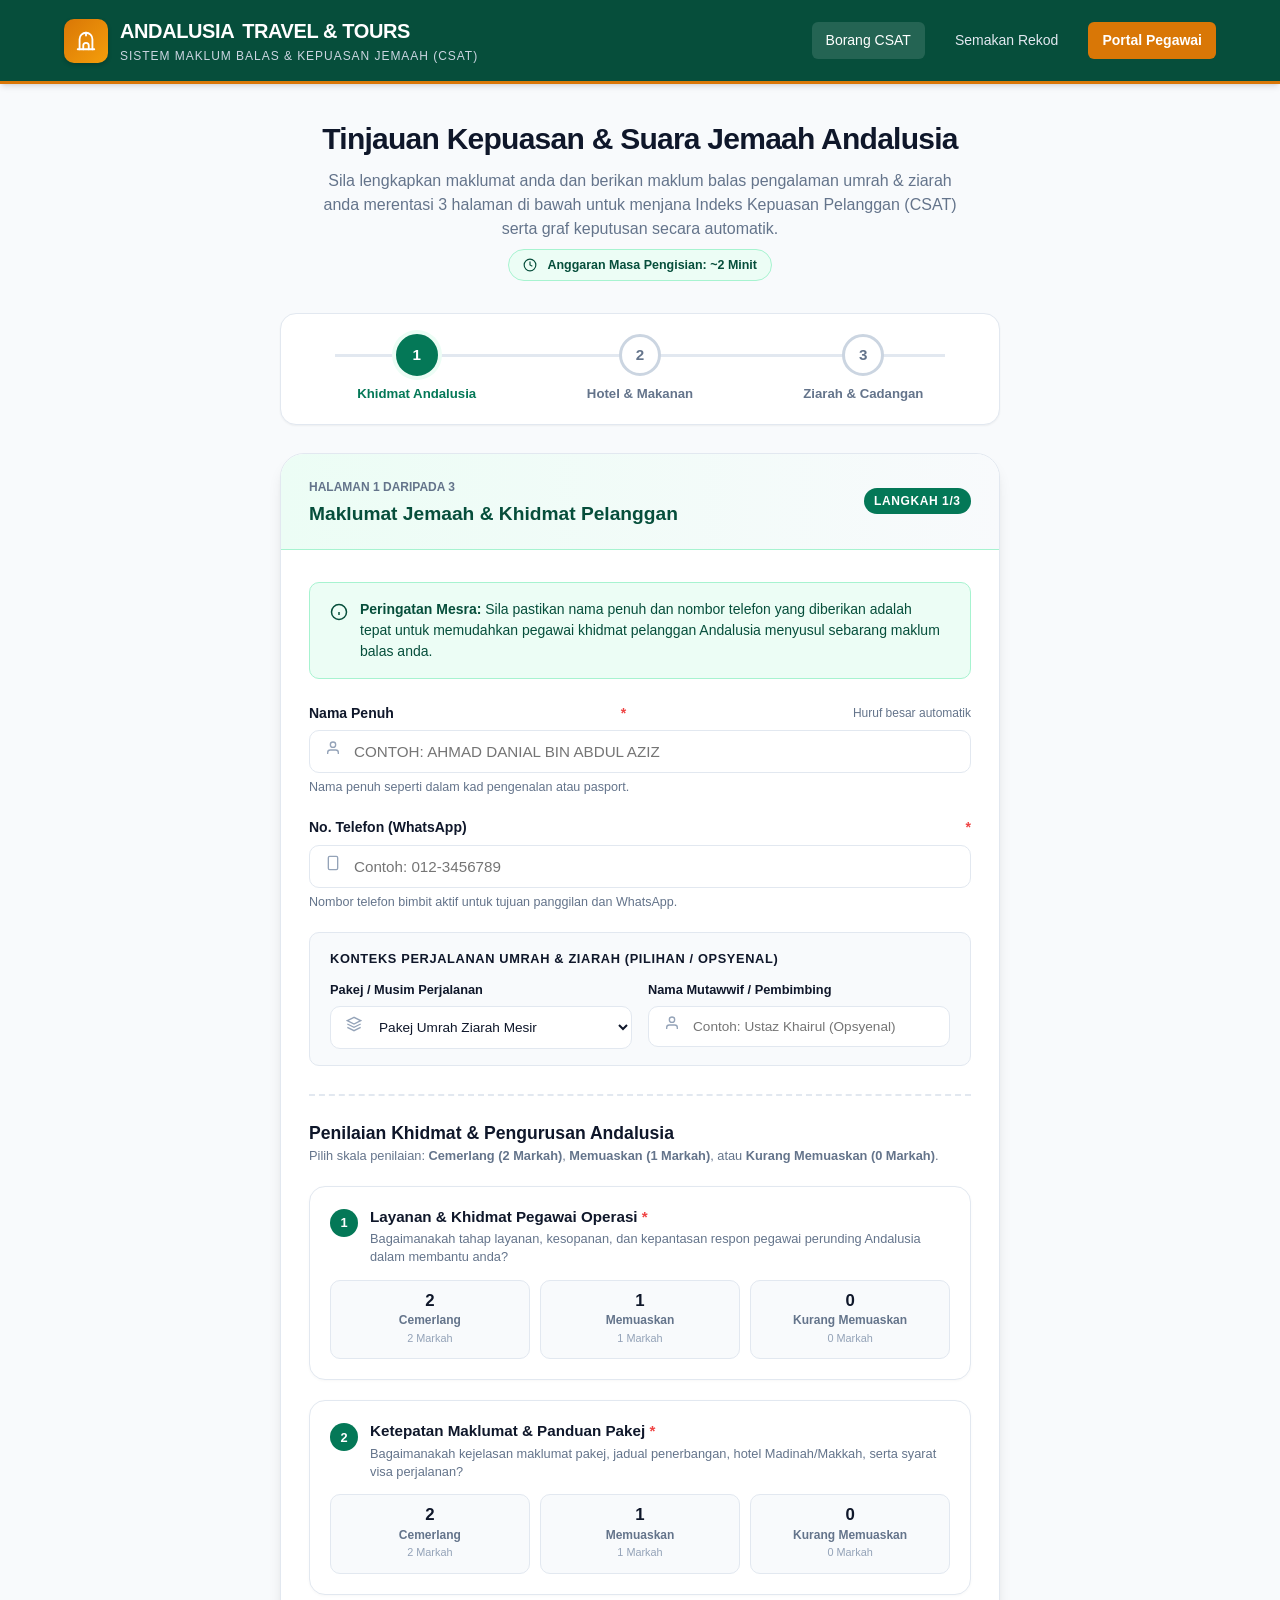
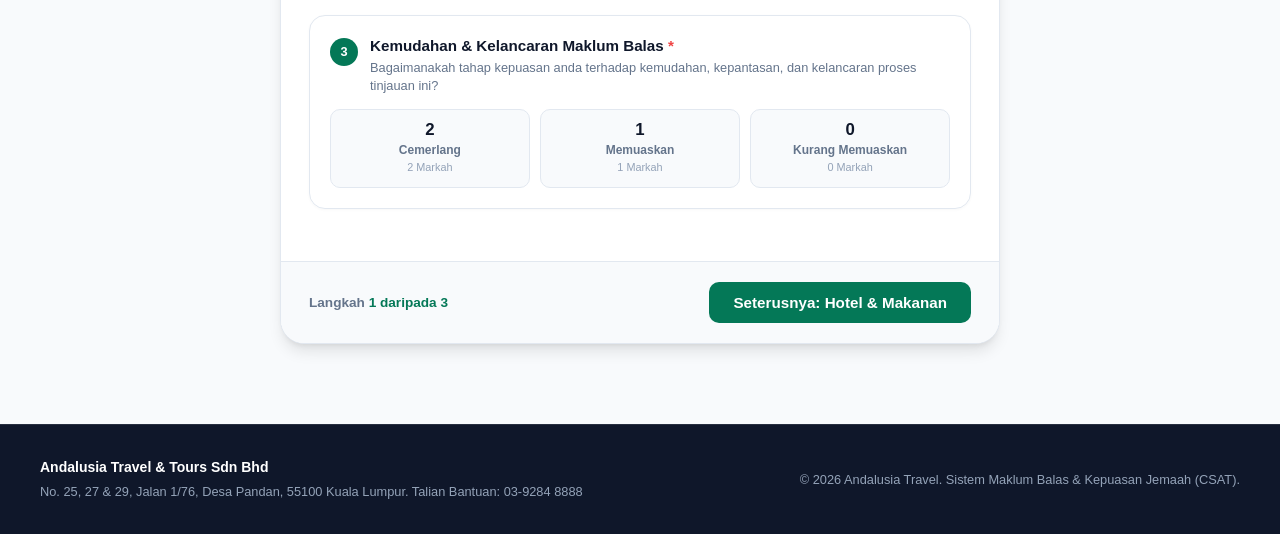
<file: docs/index.html>
<!DOCTYPE html>
<html lang="ms">
<head>
  <meta charset="UTF-8">
  <meta name="viewport" content="width=device-width, initial-scale=1.0">
  <title>Borang Soal Selidik Kepuasan Jemaah (CSAT) | Andalusia Travel & Tours</title>
  <link rel="stylesheet" href="styles.css">
</head>
<body>

  <!-- Header & Navigasi -->
  <header class="site-header">
    <div class="header-container">
      <a href="index.html" class="brand">
        <div class="brand-logo-icon">
          <svg width="22" height="22" viewBox="0 0 24 24" fill="none" stroke="currentColor" stroke-width="2" stroke-linecap="round" stroke-linejoin="round"><path d="M3 21h18"/><path d="M5 21V10a7 7 0 0 1 14 0v11"/><path d="M9 21v-4a3 3 0 0 1 6 0v4"/><path d="M12 3v3"/></svg>
        </div>
        <div class="brand-text">
          <h1 style="text-wrap:balance;">ANDALUSIA <span>TRAVEL & TOURS</span></h1>
          <p>Sistem Maklum Balas & Kepuasan Jemaah (CSAT)</p>
        </div>
      </a>
      <nav class="header-nav">
        <a href="index.html" class="nav-link active">Borang CSAT</a>
        <a href="status.html" class="nav-link">Semakan Rekod</a>
        <a href="admin_review.html" class="nav-link btn-gold">Portal Pegawai</a>
      </nav>
    </div>
  </header>

  <!-- Kandungan Utama -->
  <main class="main-wrapper">
    
    <div class="page-intro">
      <h2>Tinjauan Kepuasan & Suara Jemaah Andalusia</h2>
      <p>Sila lengkapkan maklumat anda dan berikan maklum balas pengalaman umrah & ziarah anda merentasi 3 halaman di bawah untuk menjana Indeks Kepuasan Pelanggan (CSAT) serta graf keputusan secara automatik.</p>
      <div class="time-estimate-badge">
        <svg width="14" height="14" viewBox="0 0 24 24" fill="none" stroke="currentColor" stroke-width="2" style="display:inline-block; vertical-align:middle; margin-right:4px;"><circle cx="12" cy="12" r="10"/><polyline points="12 6 12 12 16 14"/></svg>
        <span>Anggaran Masa Pengisian: ~2 Minit</span>
      </div>
    </div>

    <!-- Stepper Navigasi Langkah (1 ➔ 2 ➔ 3) -->
    <div class="stepper-container" style="max-width: 720px; margin: 0 auto 1.75rem auto;">
      <ul class="stepper-list">
        <li class="step-item active" id="stepperStep1">
          <div class="step-circle" id="circleStep1">1</div>
          <span class="step-label" id="labelStep1">Khidmat Andalusia</span>
        </li>
        <li class="step-item" id="stepperStep2">
          <div class="step-circle" id="circleStep2">2</div>
          <span class="step-label" id="labelStep2">Hotel & Makanan</span>
        </li>
        <li class="step-item" id="stepperStep3">
          <div class="step-circle" id="circleStep3">3</div>
          <span class="step-label" id="labelStep3">Ziarah & Cadangan</span>
        </li>
      </ul>
      <div class="stepper-progress-bar" id="stepperProgressBar" style="width: 0%;"></div>
    </div>

    <!-- Form Card Container -->
    <div class="form-card" style="max-width: 720px; margin: 0 auto;">
      
      <form id="validationForm" novalidate>
        
        <!-- ===================================================================
             HALAMAN 1: MAKLUMAT ASAS & KHIDMAT ANDALUSIA (PAGE 1)
             =================================================================== -->
        <div class="step-page active" id="stepPage1">
          <div class="card-header-bar">
            <div>
              <span style="font-size:0.75rem; color:var(--text-muted); text-transform:uppercase; font-weight:700;">Halaman 1 daripada 3</span>
              <h3 style="margin-top:2px;">Maklumat Jemaah & Khidmat Pelanggan</h3>
            </div>
            <span class="step-badge" style="background:var(--primary);">Langkah 1/3</span>
          </div>

          <div class="form-body">
            <!-- Alert Peringatan Mesra Jemaah -->
            <div class="alert-box alert-info">
              <span class="alert-icon">
                <svg width="18" height="18" viewBox="0 0 24 24" fill="none" stroke="currentColor" stroke-width="2"><circle cx="12" cy="12" r="10"/><line x1="12" y1="16" x2="12" y2="12"/><line x1="12" y1="8" x2="12.01" y2="8"/></svg>
              </span>
              <div>
                <strong>Peringatan Mesra:</strong> Sila pastikan nama penuh dan nombor telefon yang diberikan adalah tepat untuk memudahkan pegawai khidmat pelanggan Andalusia menyusul sebarang maklum balas anda.
              </div>
            </div>

            <!-- BAHAGIAN 1: MAKLUMAT ASAS JEMAAH -->
            <div class="form-grid" style="grid-template-columns: 1fr; gap: 1.25rem; margin-top: 1rem;">
              
              <!-- Nama Penuh -->
              <div class="form-group">
                <label for="fullName">
                  Nama Penuh <span style="color:var(--danger)">*</span>
                  <span class="label-hint">Huruf besar automatik</span>
                </label>
                <div class="input-container">
                  <span class="input-icon"><svg width="16" height="16" viewBox="0 0 24 24" fill="none" stroke="currentColor" stroke-width="2"><path d="M20 21v-2a4 4 0 0 0-4-4H8a4 4 0 0 0-4 4v2"/><circle cx="12" cy="7" r="4"/></svg></span>
                  <input 
                    type="text" 
                    id="fullName" 
                    name="fullName"
                    class="form-control" 
                    placeholder="CONTOH: AHMAD DANIAL BIN ABDUL AZIZ" 
                    required 
                    style="text-transform:uppercase;"
                    autocomplete="name"
                  >
                </div>
                <span class="help-text">Nama penuh seperti dalam kad pengenalan atau pasport.</span>
                <span class="error-text" id="nameError">Sila masukkan nama penuh anda (sekurang-kurangnya 3 huruf).</span>
              </div>

              <!-- No Telefon WhatsApp -->
              <div class="form-group">
                <label for="phoneNumber">
                  No. Telefon (WhatsApp) <span style="color:var(--danger)">*</span>
                </label>
                <div class="input-container">
                  <span class="input-icon"><svg width="16" height="16" viewBox="0 0 24 24" fill="none" stroke="currentColor" stroke-width="2"><rect x="5" y="2" width="14" height="20" rx="2" ry="2"/><line x1="12" y1="18" x2="12.01" y2="18"/></svg></span>
                  <input 
                    type="tel" 
                    id="phoneNumber" 
                    name="phoneNumber"
                    class="form-control" 
                    placeholder="Contoh: 012-3456789" 
                    required
                    autocomplete="tel"
                  >
                </div>
                <span class="help-text">Nombor telefon bimbit aktif untuk tujuan panggilan dan WhatsApp.</span>
                <span class="error-text" id="phoneError">Sila masukkan nombor telefon yang sah (contoh: 012-3456789).</span>
              </div>

            </div>

            <!-- KONTEKS PERJALANAN JEMAAH (OPSYENAL) -->
            <div class="trip-context-box">
              <div class="trip-context-title">
                Konteks Perjalanan Umrah & Ziarah (Pilihan / Opsyenal)
              </div>
              <div class="form-grid" style="grid-template-columns: 1fr 1fr; gap: 1rem;">
                <div class="form-group" style="margin-bottom:0;">
                  <label for="packageType" style="font-size:0.8rem;">Pakej / Musim Perjalanan</label>
                  <div class="input-container">
                    <span class="input-icon"><svg width="16" height="16" viewBox="0 0 24 24" fill="none" stroke="currentColor" stroke-width="2"><path d="M12 2L2 7l10 5 10-5-10-5z"/><path d="M2 17l10 5 10-5"/><path d="M2 12l10 5 10-5"/></svg></span>
                    <select id="packageType" name="packageType" class="form-control" style="font-size:0.85rem;">
                      <option value="Pakej Umrah Ziarah Mesir">Pakej Umrah Ziarah Mesir</option>
                      <option value="Pakej Umrah Cuti Sekolah">Pakej Umrah Cuti Sekolah</option>
                      <option value="Pakej Umrah Ramadhan">Pakej Umrah Ramadhan</option>
                      <option value="Pakej Ziarah Klasik">Pakej Ziarah Klasik</option>
                      <option value="Pakej Umrah VVIP">Pakej Umrah VVIP</option>
                      <option value="Lain-lain Pakej">Lain-lain Pakej Andalusia</option>
                    </select>
                  </div>
                </div>
                <div class="form-group" style="margin-bottom:0;">
                  <label for="mutawwifName" style="font-size:0.8rem;">Nama Mutawwif / Pembimbing</label>
                  <div class="input-container">
                    <span class="input-icon"><svg width="16" height="16" viewBox="0 0 24 24" fill="none" stroke="currentColor" stroke-width="2"><path d="M20 21v-2a4 4 0 0 0-4-4H8a4 4 0 0 0-4 4v2"/><circle cx="12" cy="7" r="4"/></svg></span>
                    <input type="text" id="mutawwifName" name="mutawwifName" class="form-control" placeholder="Contoh: Ustaz Khairul (Opsyenal)" style="font-size:0.85rem;">
                  </div>
                </div>
              </div>
            </div>

            <!-- SOALAN VALIDASI KHIDMAT AM ANDALUSIA (3 KATEGORI) -->
            <div class="validation-questions-section" style="margin-top: 1.75rem;">
              <div class="section-headline">
                
                <div>
                  <h3>Penilaian Khidmat & Pengurusan Andalusia</h3>
                  <p style="font-size:0.8rem; color:var(--text-muted); margin:0;">
                    Pilih skala penilaian: <strong>Cemerlang (2 Markah)</strong>, <strong>Memuaskan (1 Markah)</strong>, atau <strong>Kurang Memuaskan (0 Markah)</strong>.
                  </p>
                </div>
              </div>

              <!-- KATEGORI 1: Layanan & Khidmat Pegawai -->
              <div class="question-category-card" id="cardCat1">
                <div class="cat-header">
                  <div class="cat-num-badge">1</div>
                  <div class="cat-title-text">
                    <div class="cat-title">Layanan & Khidmat Pegawai Operasi <span style="color:var(--danger)">*</span></div>
                    <div class="cat-desc">Bagaimanakah tahap layanan, kesopanan, dan kepantasan respon pegawai perunding Andalusia dalam membantu anda?</div>
                  </div>
                </div>

                <div class="score-options-grid">
                  <label class="score-option-label">
                    <input type="radio" name="cat1" value="2" class="score-radio-input" required>
                    <div class="score-btn-tile">
                      <div class="score-num-pill">2</div>
                      <div class="score-text-label">Cemerlang</div>
                      <div class="score-pts-tag">2 Markah</div>
                    </div>
                  </label>
                  <label class="score-option-label">
                    <input type="radio" name="cat1" value="1" class="score-radio-input">
                    <div class="score-btn-tile">
                      <div class="score-num-pill">1</div>
                      <div class="score-text-label">Memuaskan</div>
                      <div class="score-pts-tag">1 Markah</div>
                    </div>
                  </label>
                  <label class="score-option-label">
                    <input type="radio" name="cat1" value="0" class="score-radio-input">
                    <div class="score-btn-tile">
                      <div class="score-num-pill">0</div>
                      <div class="score-text-label">Kurang Memuaskan</div>
                      <div class="score-pts-tag">0 Markah</div>
                    </div>
                  </label>
                </div>
                <span class="error-text" id="cat1Error" style="margin-top:0.4rem;">Sila pilih salah satu markah bagi Kategori 1.</span>
              </div>

              <!-- KATEGORI 2: Ketepatan Maklumat & Panduan Pakej -->
              <div class="question-category-card" id="cardCat2">
                <div class="cat-header">
                  <div class="cat-num-badge">2</div>
                  <div class="cat-title-text">
                    <div class="cat-title">Ketepatan Maklumat & Panduan Pakej <span style="color:var(--danger)">*</span></div>
                    <div class="cat-desc">Bagaimanakah kejelasan maklumat pakej, jadual penerbangan, hotel Madinah/Makkah, serta syarat visa perjalanan?</div>
                  </div>
                </div>

                <div class="score-options-grid">
                  <label class="score-option-label">
                    <input type="radio" name="cat2" value="2" class="score-radio-input" required>
                    <div class="score-btn-tile">
                      <div class="score-num-pill">2</div>
                      <div class="score-text-label">Cemerlang</div>
                      <div class="score-pts-tag">2 Markah</div>
                    </div>
                  </label>
                  <label class="score-option-label">
                    <input type="radio" name="cat2" value="1" class="score-radio-input">
                    <div class="score-btn-tile">
                      <div class="score-num-pill">1</div>
                      <div class="score-text-label">Memuaskan</div>
                      <div class="score-pts-tag">1 Markah</div>
                    </div>
                  </label>
                  <label class="score-option-label">
                    <input type="radio" name="cat2" value="0" class="score-radio-input">
                    <div class="score-btn-tile">
                      <div class="score-num-pill">0</div>
                      <div class="score-text-label">Kurang Memuaskan</div>
                      <div class="score-pts-tag">0 Markah</div>
                    </div>
                  </label>
                </div>
                <span class="error-text" id="cat2Error" style="margin-top:0.4rem;">Sila pilih salah satu markah bagi Kategori 2.</span>
              </div>

              <!-- KATEGORI 3: Kemudahan & Kelancaran Pendaftaran -->
              <div class="question-category-card" id="cardCat3">
                <div class="cat-header">
                  <div class="cat-num-badge">3</div>
                  <div class="cat-title-text">
                    <div class="cat-title">Kemudahan & Kelancaran Maklum Balas <span style="color:var(--danger)">*</span></div>
                    <div class="cat-desc">Bagaimanakah tahap kepuasan anda terhadap kemudahan, kepantasan, dan kelancaran proses tinjauan ini?</div>
                  </div>
                </div>

                <div class="score-options-grid">
                  <label class="score-option-label">
                    <input type="radio" name="cat3" value="2" class="score-radio-input" required>
                    <div class="score-btn-tile">
                      <div class="score-num-pill">2</div>
                      <div class="score-text-label">Cemerlang</div>
                      <div class="score-pts-tag">2 Markah</div>
                    </div>
                  </label>
                  <label class="score-option-label">
                    <input type="radio" name="cat3" value="1" class="score-radio-input">
                    <div class="score-btn-tile">
                      <div class="score-num-pill">1</div>
                      <div class="score-text-label">Memuaskan</div>
                      <div class="score-pts-tag">1 Markah</div>
                    </div>
                  </label>
                  <label class="score-option-label">
                    <input type="radio" name="cat3" value="0" class="score-radio-input">
                    <div class="score-btn-tile">
                      <div class="score-num-pill">0</div>
                      <div class="score-text-label">Kurang Memuaskan</div>
                      <div class="score-pts-tag">0 Markah</div>
                    </div>
                  </label>
                </div>
                <span class="error-text" id="cat3Error" style="margin-top:0.4rem;">Sila pilih salah satu markah bagi Kategori 3.</span>
              </div>

            </div>
          </div>

          <!-- FOOTER BAR PAGE 1 -->
          <div class="step-nav-bar">
            <span class="step-indicator-tag">Langkah <strong>1 daripada 3</strong></span>
            <button type="button" class="btn btn-primary" id="btnNextStep1" style="font-weight:700; padding:0.75rem 1.5rem;">
              Seterusnya: Hotel & Makanan
            </button>
          </div>
        </div>


        <!-- ===================================================================
             HALAMAN 2: HOTEL & MAKANAN DI EGYPT, MADINAH & MEKAH (PAGE 2)
             =================================================================== -->
        <div class="step-page" id="stepPage2">
          <div class="card-header-bar">
            <div>
              <span style="font-size:0.75rem; color:var(--text-muted); text-transform:uppercase; font-weight:700;">Halaman 2 daripada 3</span>
              <h3 style="margin-top:2px;">Respon Hotel & Makanan (Egypt, Madinah & Mekah)</h3>
            </div>
            <span class="step-badge" style="background:var(--primary);">Langkah 2/3</span>
          </div>

          <div class="form-body">
            <div class="alert-box alert-info">
              <span class="alert-icon">
                <svg width="18" height="18" viewBox="0 0 24 24" fill="none" stroke="currentColor" stroke-width="2"><path d="M3 21h18"/><path d="M5 21V5a2 2 0 0 1 2-2h10a2 2 0 0 1 2 2v16"/><path d="M9 9h1"/><path d="M9 13h1"/><path d="M9 17h1"/><path d="M14 9h1"/><path d="M14 13h1"/><path d="M14 17h1"/></svg>
              </span>
              <div>
                <strong>Penilaian Penginapan & Sajian:</strong> Sila berikan respon anda bagi <strong>Bilik Hotel</strong>, <strong>Perkhidmatan Hotel</strong>, dan <strong>Makanan</strong> bagi setiap lokasi lawatan anda.
              </div>
            </div>

            <!-- DESTINASI 1: 🇪🇬 EGYPT (MESIR) -->
            <div class="dest-card-group" id="cardGroupEgypt">
              <div class="dest-card-header">
                <div class="dest-card-header-left">
                  <span class="dest-code-tag">EG</span>
                  <div>
                    <div class="dest-card-title">Egypt (Mesir) - Kaherah / Alexandria</div>
                    <div class="dest-card-subtitle">Penginapan & Sajian Makanan Semasa Lawatan Ziarah Mesir</div>
                  </div>
                </div>
                <span class="dest-badge dest-badge-egypt">Destinasi 1: Egypt</span>
              </div>

              <div class="dest-aspects-body">
                <!-- 1. Bilik Hotel di Egypt -->
                <div class="dest-aspect-item" id="aspect_hotel_room_egypt">
                  <div class="dest-aspect-title">
                    <span class="aspect-tag">Bilik</span>
                    <span>1. Respon kepada Bilik Hotel di Egypt <span style="color:var(--danger)">*</span></span>
                  </div>
                  <div class="score-options-grid">
                    <label class="score-option-label">
                      <input type="radio" name="hotel_room_egypt" value="2" class="score-radio-input" required>
                      <div class="score-btn-tile">
                        <div class="score-num-pill">2</div>
                        <div class="score-text-label">Terbaik</div>
                      </div>
                    </label>
                    <label class="score-option-label">
                      <input type="radio" name="hotel_room_egypt" value="1" class="score-radio-input">
                      <div class="score-btn-tile">
                        <div class="score-num-pill">1</div>
                        <div class="score-text-label">Memuaskan</div>
                      </div>
                    </label>
                    <label class="score-option-label">
                      <input type="radio" name="hotel_room_egypt" value="0" class="score-radio-input">
                      <div class="score-btn-tile">
                        <div class="score-num-pill">0</div>
                        <div class="score-text-label">Tidak Puas Hati</div>
                      </div>
                    </label>
                  </div>
                  <span class="error-text" id="err_hotel_room_egypt">Sila pilih penilaian bagi bilik hotel di Egypt.</span>
                </div>

                <!-- 2. Perkhidmatan Hotel di Egypt -->
                <div class="dest-aspect-item" id="aspect_hotel_service_egypt">
                  <div class="dest-aspect-title">
                    <span class="aspect-tag">Khidmat</span>
                    <span>2. Respon kepada Perkhidmatan Hotel di Egypt <span style="color:var(--danger)">*</span></span>
                  </div>
                  <div class="score-options-grid">
                    <label class="score-option-label">
                      <input type="radio" name="hotel_service_egypt" value="2" class="score-radio-input" required>
                      <div class="score-btn-tile">
                        <div class="score-num-pill">2</div>
                        <div class="score-text-label">Terbaik</div>
                      </div>
                    </label>
                    <label class="score-option-label">
                      <input type="radio" name="hotel_service_egypt" value="1" class="score-radio-input">
                      <div class="score-btn-tile">
                        <div class="score-num-pill">1</div>
                        <div class="score-text-label">Memuaskan</div>
                      </div>
                    </label>
                    <label class="score-option-label">
                      <input type="radio" name="hotel_service_egypt" value="0" class="score-radio-input">
                      <div class="score-btn-tile">
                        <div class="score-num-pill">0</div>
                        <div class="score-text-label">Tidak Puas Hati</div>
                      </div>
                    </label>
                  </div>
                  <span class="error-text" id="err_hotel_service_egypt">Sila pilih penilaian bagi perkhidmatan hotel di Egypt.</span>
                </div>

                <!-- 3. Makanan di Egypt -->
                <div class="dest-aspect-item" id="aspect_food_egypt">
                  <div class="dest-aspect-title">
                    <span class="aspect-tag">Makanan</span>
                    <span>3. Respon kepada Makanan di Egypt <span style="color:var(--danger)">*</span></span>
                  </div>
                  <div class="score-options-grid">
                    <label class="score-option-label">
                      <input type="radio" name="food_egypt" value="2" class="score-radio-input" required>
                      <div class="score-btn-tile">
                        <div class="score-num-pill">2</div>
                        <div class="score-text-label">Terbaik</div>
                      </div>
                    </label>
                    <label class="score-option-label">
                      <input type="radio" name="food_egypt" value="1" class="score-radio-input">
                      <div class="score-btn-tile">
                        <div class="score-num-pill">1</div>
                        <div class="score-text-label">Memuaskan</div>
                      </div>
                    </label>
                    <label class="score-option-label">
                      <input type="radio" name="food_egypt" value="0" class="score-radio-input">
                      <div class="score-btn-tile">
                        <div class="score-num-pill">0</div>
                        <div class="score-text-label">Tidak Puas Hati</div>
                      </div>
                    </label>
                  </div>
                  <span class="error-text" id="err_food_egypt">Sila pilih penilaian bagi makanan di Egypt.</span>
                </div>
              </div>
            </div>

            <!-- DESTINASI 2: 🇸🇦 MADINAH -->
            <div class="dest-card-group" id="cardGroupMadinah">
              <div class="dest-card-header">
                <div class="dest-card-header-left">
                  <span class="dest-code-tag">SA</span>
                  <div>
                    <div class="dest-card-title">Madinah Al-Munawwarah</div>
                    <div class="dest-card-subtitle">Penginapan & Sajian Berhampiran Masjid Nabawi</div>
                  </div>
                </div>
                <span class="dest-badge dest-badge-madinah">Destinasi 2: Madinah</span>
              </div>

              <div class="dest-aspects-body">
                <!-- 1. Bilik Hotel di Madinah -->
                <div class="dest-aspect-item" id="aspect_hotel_room_madinah">
                  <div class="dest-aspect-title">
                    <span class="aspect-tag">Bilik</span>
                    <span>1. Respon kepada Bilik Hotel di Madinah <span style="color:var(--danger)">*</span></span>
                  </div>
                  <div class="score-options-grid">
                    <label class="score-option-label">
                      <input type="radio" name="hotel_room_madinah" value="2" class="score-radio-input" required>
                      <div class="score-btn-tile">
                        <div class="score-num-pill">2</div>
                        <div class="score-text-label">Terbaik</div>
                      </div>
                    </label>
                    <label class="score-option-label">
                      <input type="radio" name="hotel_room_madinah" value="1" class="score-radio-input">
                      <div class="score-btn-tile">
                        <div class="score-num-pill">1</div>
                        <div class="score-text-label">Memuaskan</div>
                      </div>
                    </label>
                    <label class="score-option-label">
                      <input type="radio" name="hotel_room_madinah" value="0" class="score-radio-input">
                      <div class="score-btn-tile">
                        <div class="score-num-pill">0</div>
                        <div class="score-text-label">Tidak Puas Hati</div>
                      </div>
                    </label>
                  </div>
                  <span class="error-text" id="err_hotel_room_madinah">Sila pilih penilaian bagi bilik hotel di Madinah.</span>
                </div>

                <!-- 2. Perkhidmatan Hotel di Madinah -->
                <div class="dest-aspect-item" id="aspect_hotel_service_madinah">
                  <div class="dest-aspect-title">
                    <span class="aspect-tag">Khidmat</span>
                    <span>2. Respon kepada Perkhidmatan Hotel di Madinah <span style="color:var(--danger)">*</span></span>
                  </div>
                  <div class="score-options-grid">
                    <label class="score-option-label">
                      <input type="radio" name="hotel_service_madinah" value="2" class="score-radio-input" required>
                      <div class="score-btn-tile">
                        <div class="score-num-pill">2</div>
                        <div class="score-text-label">Terbaik</div>
                      </div>
                    </label>
                    <label class="score-option-label">
                      <input type="radio" name="hotel_service_madinah" value="1" class="score-radio-input">
                      <div class="score-btn-tile">
                        <div class="score-num-pill">1</div>
                        <div class="score-text-label">Memuaskan</div>
                      </div>
                    </label>
                    <label class="score-option-label">
                      <input type="radio" name="hotel_service_madinah" value="0" class="score-radio-input">
                      <div class="score-btn-tile">
                        <div class="score-num-pill">0</div>
                        <div class="score-text-label">Tidak Puas Hati</div>
                      </div>
                    </label>
                  </div>
                  <span class="error-text" id="err_hotel_service_madinah">Sila pilih penilaian bagi perkhidmatan hotel di Madinah.</span>
                </div>

                <!-- 3. Makanan di Madinah -->
                <div class="dest-aspect-item" id="aspect_food_madinah">
                  <div class="dest-aspect-title">
                    <span class="aspect-tag">Makanan</span>
                    <span>3. Respon kepada Makanan di Madinah <span style="color:var(--danger)">*</span></span>
                  </div>
                  <div class="score-options-grid">
                    <label class="score-option-label">
                      <input type="radio" name="food_madinah" value="2" class="score-radio-input" required>
                      <div class="score-btn-tile">
                        <div class="score-num-pill">2</div>
                        <div class="score-text-label">Terbaik</div>
                      </div>
                    </label>
                    <label class="score-option-label">
                      <input type="radio" name="food_madinah" value="1" class="score-radio-input">
                      <div class="score-btn-tile">
                        <div class="score-num-pill">1</div>
                        <div class="score-text-label">Memuaskan</div>
                      </div>
                    </label>
                    <label class="score-option-label">
                      <input type="radio" name="food_madinah" value="0" class="score-radio-input">
                      <div class="score-btn-tile">
                        <div class="score-num-pill">0</div>
                        <div class="score-text-label">Tidak Puas Hati</div>
                      </div>
                    </label>
                  </div>
                  <span class="error-text" id="err_food_madinah">Sila pilih penilaian bagi makanan di Madinah.</span>
                </div>
              </div>
            </div>

            <!-- DESTINASI 3: MEKAH -->
            <div class="dest-card-group" id="cardGroupMekah">
              <div class="dest-card-header">
                <div class="dest-card-header-left">
                  <span class="dest-code-tag">MK</span>
                  <div>
                    <div class="dest-card-title">Mekah Al-Mukarramah</div>
                    <div class="dest-card-subtitle">Penginapan & Sajian Berhampiran Masjidil Haram</div>
                  </div>
                </div>
                <span class="dest-badge dest-badge-mekah">Destinasi 3: Mekah</span>
              </div>

              <div class="dest-aspects-body">
                <!-- 1. Bilik Hotel di Mekah -->
                <div class="dest-aspect-item" id="aspect_hotel_room_mekah">
                  <div class="dest-aspect-title">
                    <span class="aspect-tag">Bilik</span>
                    <span>1. Respon kepada Bilik Hotel di Mekah <span style="color:var(--danger)">*</span></span>
                  </div>
                  <div class="score-options-grid">
                    <label class="score-option-label">
                      <input type="radio" name="hotel_room_mekah" value="2" class="score-radio-input" required>
                      <div class="score-btn-tile">
                        <div class="score-num-pill">2</div>
                        <div class="score-text-label">Terbaik</div>
                      </div>
                    </label>
                    <label class="score-option-label">
                      <input type="radio" name="hotel_room_mekah" value="1" class="score-radio-input">
                      <div class="score-btn-tile">
                        <div class="score-num-pill">1</div>
                        <div class="score-text-label">Memuaskan</div>
                      </div>
                    </label>
                    <label class="score-option-label">
                      <input type="radio" name="hotel_room_mekah" value="0" class="score-radio-input">
                      <div class="score-btn-tile">
                        <div class="score-num-pill">0</div>
                        <div class="score-text-label">Tidak Puas Hati</div>
                      </div>
                    </label>
                  </div>
                  <span class="error-text" id="err_hotel_room_mekah">Sila pilih penilaian bagi bilik hotel di Mekah.</span>
                </div>

                <!-- 2. Perkhidmatan Hotel di Mekah -->
                <div class="dest-aspect-item" id="aspect_hotel_service_mekah">
                  <div class="dest-aspect-title">
                    <span class="aspect-tag">Khidmat</span>
                    <span>2. Respon kepada Perkhidmatan Hotel di Mekah <span style="color:var(--danger)">*</span></span>
                  </div>
                  <div class="score-options-grid">
                    <label class="score-option-label">
                      <input type="radio" name="hotel_service_mekah" value="2" class="score-radio-input" required>
                      <div class="score-btn-tile">
                        <div class="score-num-pill">2</div>
                        <div class="score-text-label">Terbaik</div>
                      </div>
                    </label>
                    <label class="score-option-label">
                      <input type="radio" name="hotel_service_mekah" value="1" class="score-radio-input">
                      <div class="score-btn-tile">
                        <div class="score-num-pill">1</div>
                        <div class="score-text-label">Memuaskan</div>
                      </div>
                    </label>
                    <label class="score-option-label">
                      <input type="radio" name="hotel_service_mekah" value="0" class="score-radio-input">
                      <div class="score-btn-tile">
                        <div class="score-num-pill">0</div>
                        <div class="score-text-label">Tidak Puas Hati</div>
                      </div>
                    </label>
                  </div>
                  <span class="error-text" id="err_hotel_service_mekah">Sila pilih penilaian bagi perkhidmatan hotel di Mekah.</span>
                </div>

                <!-- 3. Makanan di Mekah -->
                <div class="dest-aspect-item" id="aspect_food_mekah">
                  <div class="dest-aspect-title">
                    <span class="aspect-tag">Makanan</span>
                    <span>3. Respon kepada Makanan di Mekah <span style="color:var(--danger)">*</span></span>
                  </div>
                  <div class="score-options-grid">
                    <label class="score-option-label">
                      <input type="radio" name="food_mekah" value="2" class="score-radio-input" required>
                      <div class="score-btn-tile">
                        <div class="score-num-pill">2</div>
                        <div class="score-text-label">Terbaik</div>
                      </div>
                    </label>
                    <label class="score-option-label">
                      <input type="radio" name="food_mekah" value="1" class="score-radio-input">
                      <div class="score-btn-tile">
                        <div class="score-num-pill">1</div>
                        <div class="score-text-label">Memuaskan</div>
                      </div>
                    </label>
                    <label class="score-option-label">
                      <input type="radio" name="food_mekah" value="0" class="score-radio-input">
                      <div class="score-btn-tile">
                        <div class="score-num-pill">0</div>
                        <div class="score-text-label">Tidak Puas Hati</div>
                      </div>
                    </label>
                  </div>
                  <span class="error-text" id="err_food_mekah">Sila pilih penilaian bagi makanan di Mekah.</span>
                </div>
              </div>
            </div>

          </div>

          <!-- FOOTER BAR PAGE 2 -->
          <div class="step-nav-bar">
            <button type="button" class="btn btn-secondary" id="btnPrevStep2" style="padding:0.75rem 1.25rem;">
              Kembali ke Page 1
            </button>
            <span class="step-indicator-tag">Langkah <strong>2 daripada 3</strong></span>
            <button type="button" class="btn btn-primary" id="btnNextStep2" style="font-weight:700; padding:0.75rem 1.5rem;">
              Seterusnya: Tempat Ziarah (Page 3) ➔
            </button>
          </div>
        </div>


        <!-- ===================================================================
             HALAMAN 3: TEMPAT ZIARAH & ULASAN TERBUKA (PAGE 3)
             =================================================================== -->
        <div class="step-page" id="stepPage3">
          <div class="card-header-bar">
            <div>
              <span style="font-size:0.75rem; color:var(--text-muted); text-transform:uppercase; font-weight:700;">Halaman 3 daripada 3</span>
              <h3 style="margin-top:2px;">Tempat Ziarah & Maklum Balas Terbuka</h3>
            </div>
            <span class="step-badge" style="background:var(--primary);">Langkah 3/3</span>
          </div>

          <div class="form-body">
            <div class="alert-box alert-info">
              <span class="alert-icon">
                <svg width="18" height="18" viewBox="0 0 24 24" fill="none" stroke="currentColor" stroke-width="2"><line x1="2" y1="20" x2="22" y2="20"/><line x1="4" y1="20" x2="4" y2="10"/><line x1="8" y1="20" x2="8" y2="10"/><line x1="12" y1="20" x2="12" y2="10"/><line x1="16" y1="20" x2="16" y2="10"/><line x1="20" y1="20" x2="20" y2="10"/><polygon points="12 2 2 7 22 7"/></svg>
              </span>
              <div>
                <strong>Penilaian Tempat Ziarah & Cadangan:</strong> Sila berikan respon bagi aktiviti ziarah di Egypt, Madinah, dan Mekah, serta kongsikan cadangan penambahbaikan anda dalam ruangan ulasan (maksimum 500 huruf).
              </div>
            </div>

            <!-- PENILAIAN ZIARAH 3 LOKASI -->
            <div class="validation-questions-section" style="margin-top: 1rem;">
              
              <!-- Ziarah Egypt -->
              <div class="question-category-card" id="card_ziarah_egypt">
                <div class="cat-header">
                  <div class="cat-num-badge">EG</div>
                  <div class="cat-title-text">
                    <div class="cat-title">Tempat Ziarah di Egypt (Mesir) <span style="color:var(--danger)">*</span></div>
                    <div class="cat-desc">Piramid Giza, Kubu Salahuddin Al-Ayyubi, Masjid Al-Azhar, Sungai Nil & tempat bersejarah Mesir.</div>
                  </div>
                </div>
                <div class="score-options-grid">
                  <label class="score-option-label">
                    <input type="radio" name="ziarah_egypt" value="2" class="score-radio-input" required>
                    <div class="score-btn-tile">
                      <div class="score-num-pill">2</div>
                      <div class="score-text-label">Cemerlang</div>
                    </div>
                  </label>
                  <label class="score-option-label">
                    <input type="radio" name="ziarah_egypt" value="1" class="score-radio-input">
                    <div class="score-btn-tile">
                      <div class="score-num-pill">1</div>
                      <div class="score-text-label">Memuaskan</div>
                    </div>
                  </label>
                  <label class="score-option-label">
                    <input type="radio" name="ziarah_egypt" value="0" class="score-radio-input">
                    <div class="score-btn-tile">
                      <div class="score-num-pill">0</div>
                      <div class="score-text-label">Kurang Memuaskan</div>
                    </div>
                  </label>
                </div>
                <span class="error-text" id="err_ziarah_egypt">Sila pilih penilaian bagi tempat ziarah di Egypt.</span>
              </div>

              <!-- Ziarah Madinah -->
              <div class="question-category-card" id="card_ziarah_madinah">
                <div class="cat-header">
                  <div class="cat-num-badge">SA</div>
                  <div class="cat-title-text">
                    <div class="cat-title">Tempat Ziarah di Madinah Al-Munawwarah <span style="color:var(--danger)">*</span></div>
                    <div class="cat-desc">Masjid Nabawi, Raudhah, Masjid Quba, Jabal Uhud, Qiblatain & Ladang Kurma Madinah.</div>
                  </div>
                </div>
                <div class="score-options-grid">
                  <label class="score-option-label">
                    <input type="radio" name="ziarah_madinah" value="2" class="score-radio-input" required>
                    <div class="score-btn-tile">
                      <div class="score-num-pill">2</div>
                      <div class="score-text-label">Cemerlang</div>
                    </div>
                  </label>
                  <label class="score-option-label">
                    <input type="radio" name="ziarah_madinah" value="1" class="score-radio-input">
                    <div class="score-btn-tile">
                      <div class="score-num-pill">1</div>
                      <div class="score-text-label">Memuaskan</div>
                    </div>
                  </label>
                  <label class="score-option-label">
                    <input type="radio" name="ziarah_madinah" value="0" class="score-radio-input">
                    <div class="score-btn-tile">
                      <div class="score-num-pill">0</div>
                      <div class="score-text-label">Kurang Memuaskan</div>
                    </div>
                  </label>
                </div>
                <span class="error-text" id="err_ziarah_madinah">Sila pilih penilaian bagi tempat ziarah di Madinah.</span>
              </div>

              <!-- Ziarah Mekah -->
              <div class="question-category-card" id="card_ziarah_mekah">
                <div class="cat-header">
                  <div class="cat-num-badge">MK</div>
                  <div class="cat-title-text">
                    <div class="cat-title">Tempat Ziarah di Mekah Al-Mukarramah <span style="color:var(--danger)">*</span></div>
                    <div class="cat-desc">Masjidil Haram, Jabal Nur (Gua Hira'), Jabal Thur, Jabal Rahmah (Arafah), Muzdalifah & Mina.</div>
                  </div>
                </div>
                <div class="score-options-grid">
                  <label class="score-option-label">
                    <input type="radio" name="ziarah_mekah" value="2" class="score-radio-input" required>
                    <div class="score-btn-tile">
                      <div class="score-num-pill">2</div>
                      <div class="score-text-label">Cemerlang</div>
                    </div>
                  </label>
                  <label class="score-option-label">
                    <input type="radio" name="ziarah_mekah" value="1" class="score-radio-input">
                    <div class="score-btn-tile">
                      <div class="score-num-pill">1</div>
                      <div class="score-text-label">Memuaskan</div>
                    </div>
                  </label>
                  <label class="score-option-label">
                    <input type="radio" name="ziarah_mekah" value="0" class="score-radio-input">
                    <div class="score-btn-tile">
                      <div class="score-num-pill">0</div>
                      <div class="score-text-label">Kurang Memuaskan</div>
                    </div>
                  </label>
                </div>
                <span class="error-text" id="err_ziarah_mekah">Sila pilih penilaian bagi tempat ziarah di Mekah.</span>
              </div>

            </div>

            <!-- SOALAN NPS (NET PROMOTER SCORE) -->
            <div class="nps-box">
              <div class="nps-title">
                Adakah anda akan mengesyorkan Andalusia Travel kepada keluarga & kenalan?
              </div>
              <p style="font-size:0.78rem; color:var(--text-muted); margin:0;">
                Penilaian Net Promoter Score (NPS) membantu kami mengukur tahap kesetiaan dan keyakinan jemaah terhadap perkhidmatan Andalusia.
              </p>
              <div class="nps-options-grid">
                <label class="nps-option-label">
                  <input type="radio" name="npsRecommendation" value="Pasti Syorkan" class="nps-radio-input" checked>
                  <div class="nps-btn-tile">
                    <span class="nps-btn-badge">Pasti</span>
                    <span class="nps-btn-text">Pasti Syorkan</span>
                    <span style="font-size:0.68rem; color:var(--primary); font-weight:700;">Promoter</span>
                  </div>
                </label>
                <label class="nps-option-label">
                  <input type="radio" name="npsRecommendation" value="Mungkin Syorkan" class="nps-radio-input">
                  <div class="nps-btn-tile">
                    <span class="nps-btn-badge">Mungkin</span>
                    <span class="nps-btn-text">Mungkin Syorkan</span>
                    <span style="font-size:0.68rem; color:var(--gold); font-weight:700;">Passive</span>
                  </div>
                </label>
                <label class="nps-option-label">
                  <input type="radio" name="npsRecommendation" value="Kurang Pasti" class="nps-radio-input">
                  <div class="nps-btn-tile">
                    <span class="nps-btn-badge">Kurang</span>
                    <span class="nps-btn-text">Kurang Pasti</span>
                    <span style="font-size:0.68rem; color:var(--danger); font-weight:700;">Detractor</span>
                  </div>
                </label>
              </div>
            </div>

            <!-- RUANGAN ULASAN TERBUKA (MAKSIMUM 500 HURUF) -->
            <div class="form-group" style="margin-top: 1.75rem;">
              <label for="ziarahFeedback">
                <strong>Ulasan, Pengalaman Ziarah & Cadangan Penambahbaikan</strong>
                <span class="label-hint">Pilihan (Maksimum 500 huruf)</span>
              </label>
              <div class="textarea-counter-wrap">
                <textarea 
                  id="ziarahFeedback" 
                  name="ziarahFeedback" 
                  class="textarea-feedback" 
                  rows="4" 
                  maxlength="500" 
                  placeholder="Kongsikan pengalaman ziarah anda, mutawwif pembimbing, pengangkutan, kemudahan hotel, atau sebarang cadangan untuk penambahbaikan perkhidmatan Andalusia Travel..."
                ></textarea>
                <div class="char-counter-bar">
                  <span>Had maksimum: 500 huruf</span>
                  <span class="char-counter-tag" id="charCounterTag">
                    <span id="charCount">0</span> / 500 huruf
                  </span>
                </div>
              </div>
            </div>

          </div>

          <!-- FOOTER BAR PAGE 3 -->
          <div class="step-nav-bar">
            <button type="button" class="btn btn-secondary" id="btnPrevStep3" style="padding:0.75rem 1.25rem;">
              Kembali ke Hotel & Makanan
            </button>
            <span class="step-indicator-tag">Langkah <strong>3 daripada 3</strong></span>
            <button type="submit" class="btn btn-primary" id="btnSubmitForm" style="font-weight:700; padding:0.8rem 1.75rem; font-size:1rem;">
              Hantar & Kira Indeks Kepuasan CSAT
            </button>
          </div>
        </div>

      </form>
    </div>

  </main>

  <!-- MODAL KEPUTUSAN GRAF CSAT (RESULT GRAPH MODAL) -->
  <div class="modal-overlay" id="resultGraphModal">
    <div class="modal-dialog" style="max-width: 680px;">
      
      <div class="modal-header">
        <button type="button" class="modal-close-btn" id="btnDismissModal" aria-label="Tutup Modal" title="Tutup Modal">✕</button>
        <div class="modal-success-icon" style="background:#d1fae5; color:var(--primary);">
          <svg width="24" height="24" viewBox="0 0 24 24" fill="none" stroke="currentColor" stroke-width="2"><line x1="18" y1="20" x2="18" y2="10"/><line x1="12" y1="20" x2="12" y2="4"/><line x1="6" y1="20" x2="6" y2="14"/></svg>
        </div>
        <h3 id="graphModalTitle">Keputusan Indeks Kepuasan Jemaah (CSAT)</h3>
        <p style="color:var(--text-muted); font-size:0.85rem; margin-top:0.25rem;">
          Maklum balas anda telah selamat direkodkan dan Indeks CSAT serta graf keputusan telah dikira secara automatik.
        </p>
      </div>

      <div class="modal-body" style="padding: 1.25rem 1.5rem;">
        
        <!-- Kad Graf & Ringkasan Keputusan -->
        <div class="result-graph-card">
          
          <!-- Banner Atas: Nama, Telefon & Kod Validasi / CSAT -->
          <div class="graph-top-banner">
            <div class="graph-applicant-meta">
              <span class="graph-applicant-name" id="resApplicantName">AHMAD DANIAL BIN ABDUL AZIZ</span>
              <span class="graph-applicant-phone" id="resApplicantPhone">012-3456789</span>
              <span class="context-meta-pill" id="resTripContext" style="display:none;">Pakej Umrah Ziarah Mesir</span>
            </div>
            <div style="display:flex; flex-direction:column; align-items:flex-end; gap:0.35rem;">
              <span class="graph-code-pill" id="resValidationCode">CSAT-882194</span>
              <span class="context-meta-pill" id="resNpsBadge" style="display:none; font-size:0.7rem; background:#ecfdf5; color:var(--primary); border-color:var(--primary-border);">Rekomendasi: Pasti Syorkan</span>
            </div>
          </div>

          <!-- Tolok Skor Keseluruhan -->
          <div class="score-overview-box">
            <div class="score-main-value-wrap">
              <span style="font-size:0.75rem; color:var(--text-muted); font-weight:700; text-transform:uppercase;">Indeks Kepuasan Terkumpul (CSAT)</span>
              <div class="score-big-num">
                <span id="resTotalScore">28</span>
                <span class="max-denom">/ 30</span>
              </div>
              <span class="score-percentage-tag" id="resPercentageTag">93% Indeks Kepuasan CSAT</span>
            </div>
            <div>
              <span class="rating-badge-pill rating-excellent" id="resRatingBadge">
                CEMERLANG
              </span>
              <div style="font-size:0.75rem; color:var(--text-muted); margin-top:0.4rem;" id="resRatingSubtext">
                Tahap Kepuasan Sangat Tinggi
              </div>
            </div>
          </div>

          <!-- GRAF PERBANDINGAN MENGIKUT DESTINASI (EGYPT, MADINAH, MEKAH) -->
          <div class="dest-comparison-section">
            <div style="font-size:0.85rem; font-weight:800; color:var(--secondary); display:flex; justify-content:space-between; align-items:center;">
              <span>ANALISIS KEPUASAN MENGIKUT DESTINASI</span>
              <span style="font-size:0.75rem; color:var(--text-muted); font-weight:500;">Maksimum 8 Markah Setiap Destinasi</span>
            </div>
            <div class="dest-comparison-grid">
              <!-- Egypt -->
              <div class="dest-stat-tile">
                <div class="dest-stat-name">Egypt (Mesir)</div>
                <div class="dest-stat-score" id="resDestScoreEgypt">8 / 8</div>
                <span style="font-size:0.725rem; font-weight:700; color:var(--text-muted);" id="resDestPercentEgypt">100% Kepuasan</span>
              </div>
              <!-- Madinah -->
              <div class="dest-stat-tile">
                <div class="dest-stat-name">Madinah</div>
                <div class="dest-stat-score" id="resDestScoreMadinah">8 / 8</div>
                <span style="font-size:0.725rem; font-weight:700; color:var(--text-muted);" id="resDestPercentMadinah">100% Kepuasan</span>
              </div>
              <!-- Mekah -->
              <div class="dest-stat-tile">
                <div class="dest-stat-name">Mekah</div>
                <div class="dest-stat-score" id="resDestScoreMekah">7 / 8</div>
                <span style="font-size:0.725rem; font-weight:700; color:var(--text-muted);" id="resDestPercentMekah">88% Kepuasan</span>
              </div>
            </div>
          </div>

          <!-- CARTA PALANG MENGIKUT 5 DIMENSI -->
          <div>
            <div style="font-size:0.85rem; font-weight:700; color:var(--secondary); margin-bottom:0.75rem; display:flex; justify-content:space-between; align-items:center;">
              <span>PECAHAN SKOR MENGIKUT DIMENSI PENGALAMAN</span>
              <span style="font-size:0.75rem; color:var(--text-muted); font-weight:500;">Maksimum 6 Markah Setiap Dimensi</span>
            </div>

            <div class="chart-bars-wrap">
              <!-- Dimensi 1: Khidmat Andalusia -->
              <div class="chart-bar-item">
                <div class="chart-item-header">
                  <span class="chart-item-title"><span style="color:var(--primary); font-weight:800;">1.</span> Khidmat & Urusan Andalusia</span>
                  <span class="chart-item-score" id="barScoreDim1">6 / 6 (Terbaik)</span>
                </div>
                <div class="chart-track">
                  <div class="chart-fill fill-emerald" id="barFillDim1" style="width: 100%;"></div>
                </div>
              </div>

              <!-- Dimensi 2: Bilik Hotel -->
              <div class="chart-bar-item">
                <div class="chart-item-header">
                  <span class="chart-item-title"><span style="color:var(--gold); font-weight:800;">2.</span> Kemudahan Bilik Hotel (3 Lokasi)</span>
                  <span class="chart-item-score" id="barScoreDim2">6 / 6 (Terbaik)</span>
                </div>
                <div class="chart-track">
                  <div class="chart-fill fill-emerald" id="barFillDim2" style="width: 100%;"></div>
                </div>
              </div>

              <!-- Dimensi 3: Perkhidmatan Hotel -->
              <div class="chart-bar-item">
                <div class="chart-item-header">
                  <span class="chart-item-title"><span style="color:var(--primary); font-weight:800;">3.</span> Perkhidmatan Hotel (3 Lokasi)</span>
                  <span class="chart-item-score" id="barScoreDim3">5 / 6 (Memuaskan)</span>
                </div>
                <div class="chart-track">
                  <div class="chart-fill fill-gold" id="barFillDim3" style="width: 83%;"></div>
                </div>
              </div>

              <!-- Dimensi 4: Makanan & Sajian -->
              <div class="chart-bar-item">
                <div class="chart-item-header">
                  <span class="chart-item-title"><span style="color:var(--gold); font-weight:800;">4.</span> Makanan & Sajian (3 Lokasi)</span>
                  <span class="chart-item-score" id="barScoreDim4">6 / 6 (Terbaik)</span>
                </div>
                <div class="chart-track">
                  <div class="chart-fill fill-emerald" id="barFillDim4" style="width: 100%;"></div>
                </div>
              </div>

              <!-- Dimensi 5: Tempat Ziarah -->
              <div class="chart-bar-item">
                <div class="chart-item-header">
                  <span class="chart-item-title"><span style="color:var(--primary); font-weight:800;">5.</span> Pengalaman Tempat Ziarah (3 Lokasi)</span>
                  <span class="chart-item-score" id="barScoreDim5">5 / 6 (Memuaskan)</span>
                </div>
                <div class="chart-track">
                  <div class="chart-fill fill-gold" id="barFillDim5" style="width: 83%;"></div>
                </div>
              </div>
            </div>
          </div>

          <!-- KOTAK ULASAN ZIARAH JEMAAH (500 HURUF) -->
          <div class="feedback-quote-card" id="resFeedbackWrap" style="display:none;">
            <div class="feedback-quote-title">
              Ulasan & Maklum Balas Jemaah:
            </div>
            <div class="feedback-quote-text" id="resFeedbackText">
              "Alhamdulillah pengalaman ziarah ke Mesir, Madinah dan Mekah sangat memuaskan..."
            </div>
          </div>

          <!-- Kotak Ulasan / Analisis Graf -->
          <div class="graph-insight-box" id="resInsightBox">
            <strong>Analisis Kepuasan CSAT:</strong> Tahniah! Anda memberikan maklum balas positif yang sangat tinggi. Pegawai operasi kami telah menerima maklumat ini dan akan menghubungi anda untuk tindakan lanjut.
          </div>

        </div>

      </div>

      <div class="modal-footer" style="flex-wrap:wrap; justify-content:space-between; gap:0.5rem;">
        <button type="button" class="btn btn-secondary" id="btnPrintResult">
          Cetak Slip Keputusan CSAT
        </button>
        <div style="display:flex; gap:0.5rem; flex-wrap:wrap;">
          <button type="button" class="btn btn-outline" id="btnGoToStatus">
            Semak di Portal Status
          </button>
          <button type="button" class="btn btn-primary" id="btnCloseResultModal">
            Selesai & Tutup
          </button>
        </div>
      </div>

    </div>
  </div>

  <!-- Footer -->
  <footer class="site-footer">
    <div class="footer-container">
      <div>
        <div class="footer-brand">Andalusia Travel & Tours Sdn Bhd</div>
        <div style="font-size:0.8rem; margin-top:0.25rem;">No. 25, 27 & 29, Jalan 1/76, Desa Pandan, 55100 Kuala Lumpur. Talian Bantuan: 03-9284 8888</div>
      </div>
      <div style="font-size:0.8rem;">
        &copy; 2026 Andalusia Travel. Sistem Maklum Balas & Kepuasan Jemaah (CSAT).
      </div>
    </div>
  </footer>

  <!-- Skrip Aplikasi -->
  <script src="app.js"></script>
</body>
</html>
</file>
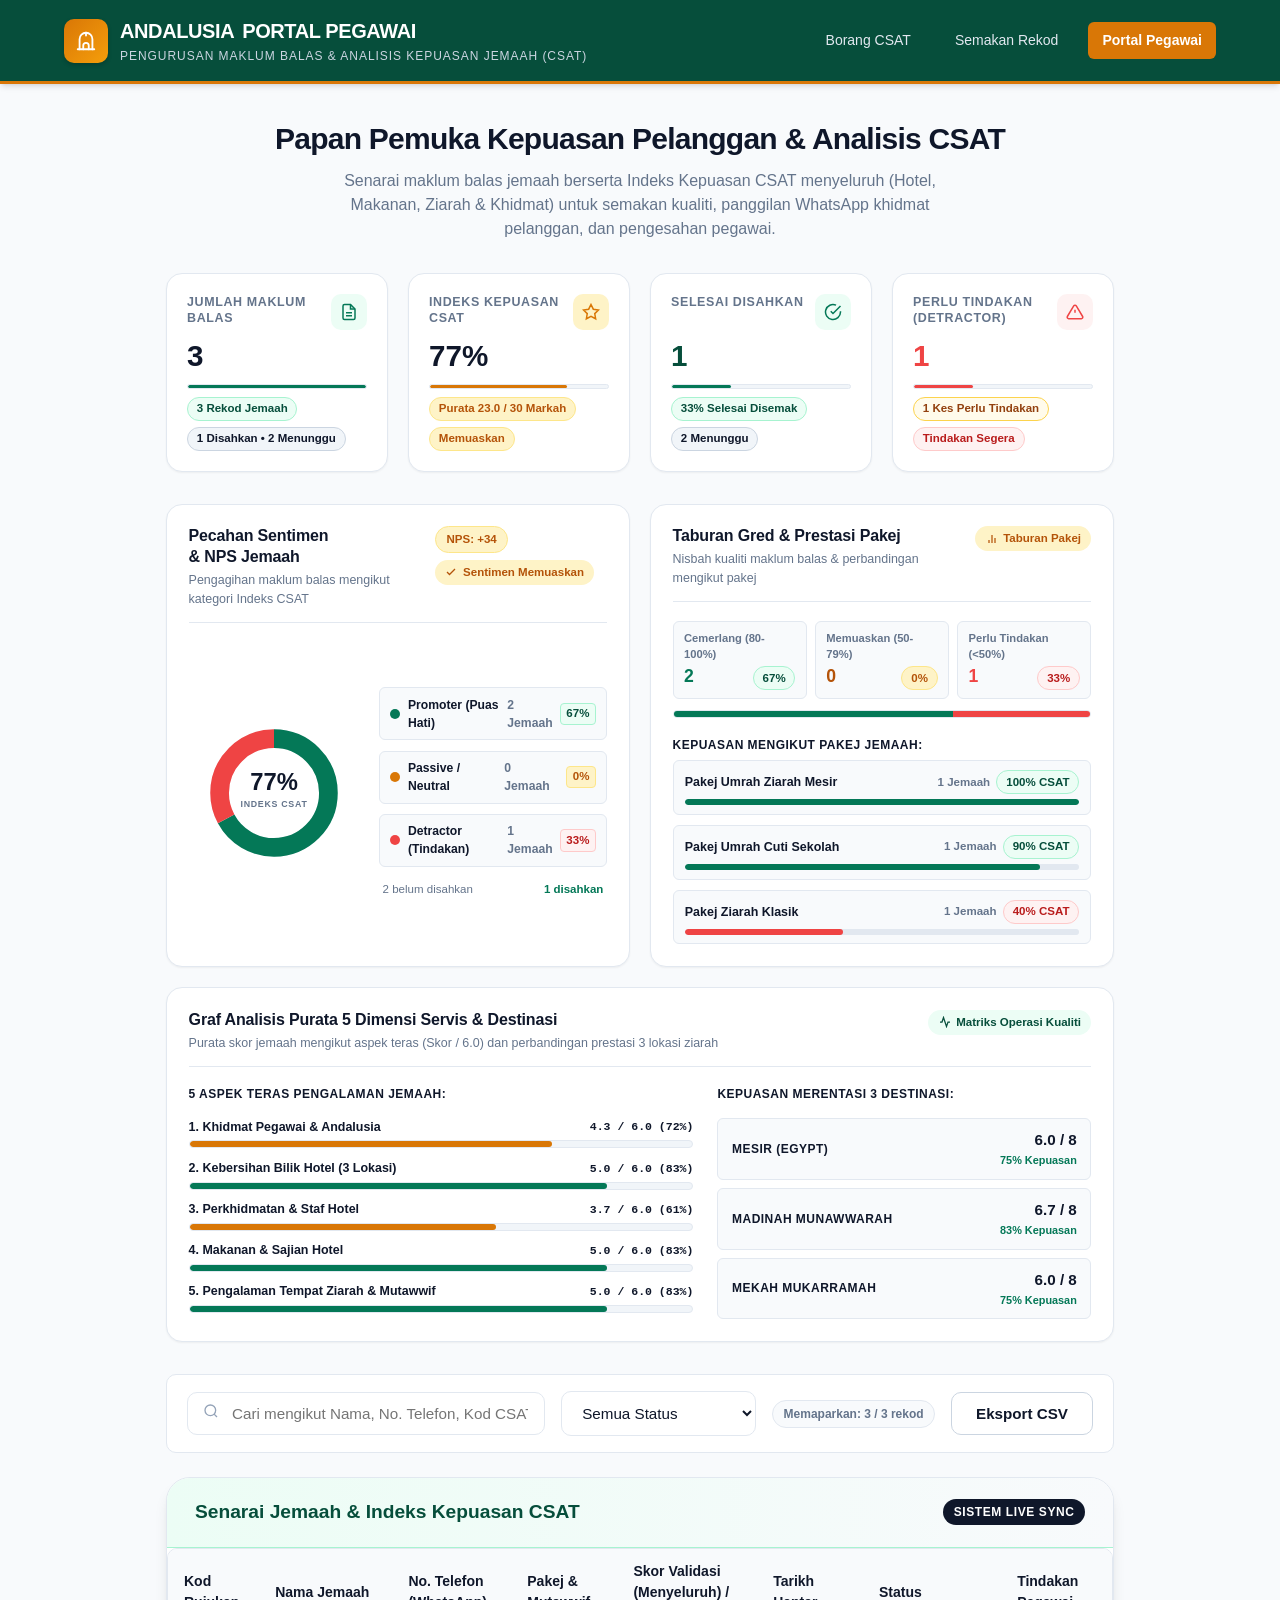
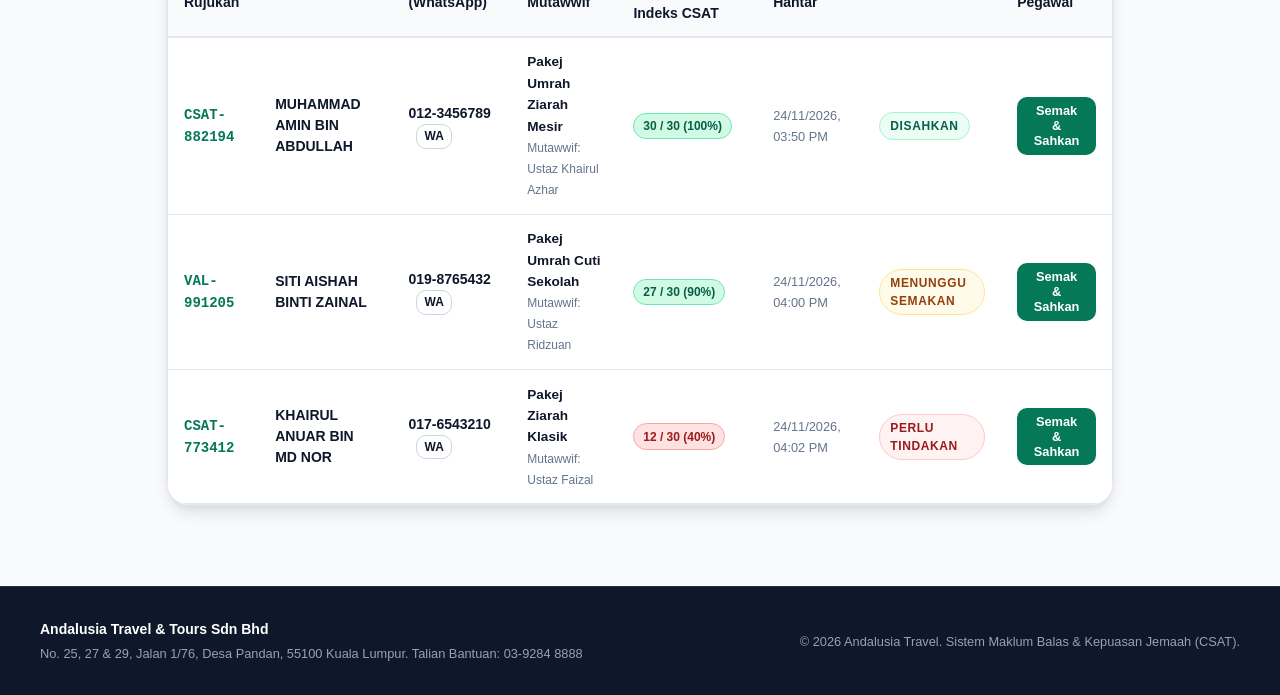
<file: docs/admin_review.html>
<!DOCTYPE html>
<html lang="ms">
<head>
  <meta charset="UTF-8">
  <meta name="viewport" content="width=device-width, initial-scale=1.0">
  <title>Papan Pemuka Analisis Kepuasan Jemaah (CSAT Dashboard) | Andalusia Travel</title>
  <link rel="stylesheet" href="styles.css">
  <style>
    /* Kad Statistik Ringkasan */
    .stats-grid {
      display: grid;
      grid-template-columns: repeat(4, 1fr);
      gap: 1.25rem;
      margin-bottom: 2rem;
    }
    .stat-card {
      background: white;
      border: 1px solid var(--border-color);
      border-radius: var(--radius-lg);
      padding: 1.25rem;
      box-shadow: var(--shadow-sm);
      display: flex;
      flex-direction: column;
      justify-content: space-between;
      position: relative;
    }
    .stat-card-top {
      display: flex;
      justify-content: space-between;
      align-items: flex-start;
      margin-bottom: 0.5rem;
      gap: 0.5rem;
    }
    .stat-label {
      font-size: 0.78rem;
      font-weight: 700;
      color: var(--text-muted);
      text-transform: uppercase;
      letter-spacing: 0.05em;
      line-height: 1.3;
    }
    .stat-icon-pill {
      width: 36px;
      height: 36px;
      border-radius: var(--radius-md);
      display: flex;
      align-items: center;
      justify-content: center;
      flex-shrink: 0;
    }
    .stat-value {
      font-size: 1.85rem;
      font-weight: 800;
      color: var(--secondary);
      line-height: 1.2;
    }
    .stat-progress-bar {
      width: 100%;
      height: 5px;
      background: #f1f5f9;
      border-radius: 9999px;
      overflow: hidden;
      margin-top: 0.65rem;
      border: 1px solid #e2e8f0;
    }
    .stat-progress-fill {
      height: 100%;
      border-radius: 9999px;
      transition: width 0.4s ease, background-color 0.2s ease;
    }
    .stat-subtext-wrap {
      margin-top: 0.5rem;
      display: flex;
      align-items: center;
      justify-content: space-between;
      gap: 0.35rem;
      flex-wrap: wrap;
    }
    .stat-meta-tag {
      display: inline-flex;
      align-items: center;
      padding: 0.15rem 0.55rem;
      border-radius: 9999px;
      font-size: 0.72rem;
      font-weight: 700;
    }
    .tag-emerald {
      background: var(--primary-light);
      color: var(--primary-dark);
      border: 1px solid var(--primary-border);
    }
    .tag-gold {
      background: var(--gold-light);
      color: var(--gold-hover);
      border: 1px solid #fde68a;
    }
    .tag-warning {
      background: var(--warning-bg);
      color: #92400e;
      border: 1px solid #fcd34d;
    }
    .tag-danger {
      background: var(--danger-bg);
      color: #b91c1c;
      border: 1px solid #fecaca;
    }
    .tag-slate {
      background: #f1f5f9;
      color: var(--secondary);
      border: 1px solid #cbd5e1;
    }

    /* Bahagian Visual Analytics */
    .analytics-section {
      margin-bottom: 2rem;
    }
    .analytics-grid {
      display: grid;
      grid-template-columns: 1fr 1fr;
      gap: 1.25rem;
    }
    .analytics-card {
      background: white;
      border: 1px solid var(--border-color);
      border-radius: var(--radius-lg);
      padding: 1.35rem;
      box-shadow: var(--shadow-sm);
      display: flex;
      flex-direction: column;
    }
    .analytics-card-wide {
      grid-column: 1 / -1;
    }
    .analytics-card-header {
      display: flex;
      justify-content: space-between;
      align-items: flex-start;
      margin-bottom: 1.15rem;
      padding-bottom: 0.85rem;
      border-bottom: 1px solid var(--border-color);
      gap: 0.75rem;
    }
    .analytics-card-title {
      font-size: 1rem;
      font-weight: 800;
      color: var(--secondary);
      letter-spacing: -0.01em;
      line-height: 1.3;
    }
    .analytics-card-subtitle {
      font-size: 0.78rem;
      color: var(--text-muted);
      margin-top: 0.2rem;
    }
    .analytics-badge-group {
      display: flex;
      align-items: center;
      gap: 0.4rem;
      flex-wrap: wrap;
    }
    .analytics-badge {
      display: inline-flex;
      align-items: center;
      gap: 0.35rem;
      padding: 0.25rem 0.65rem;
      border-radius: 9999px;
      font-size: 0.72rem;
      font-weight: 700;
      white-space: nowrap;
      flex-shrink: 0;
    }

    /* Carta Donut / Pai */
    .pie-chart-wrap {
      display: flex;
      align-items: center;
      justify-content: space-around;
      gap: 1.25rem;
      flex: 1;
      flex-wrap: wrap;
    }
    .donut-svg-box {
      position: relative;
      width: 170px;
      height: 170px;
      flex-shrink: 0;
    }
    .donut-svg {
      width: 100%;
      height: 100%;
      display: block;
    }
    .donut-circle-bg {
      stroke: #f1f5f9;
      stroke-width: 22;
      fill: none;
    }
    .donut-segment {
      fill: none;
      stroke-width: 22;
      stroke-linecap: butt;
      transform: rotate(-90deg);
      transform-origin: 50% 50%;
      transition: stroke-dasharray 0.5s ease, stroke-dashoffset 0.5s ease;
      cursor: pointer;
    }
    .donut-center-pct {
      font-size: 1.75rem;
      font-weight: 800;
      fill: var(--secondary);
      font-family: inherit;
    }
    .donut-center-lbl {
      font-size: 0.65rem;
      font-weight: 700;
      letter-spacing: 0.08em;
      fill: var(--text-muted);
      font-family: inherit;
      text-transform: uppercase;
    }

    /* Petunjuk (Legend) Donut */
    .pie-legend {
      display: flex;
      flex-direction: column;
      gap: 0.65rem;
      flex: 1;
      min-width: 180px;
    }
    .legend-row {
      display: flex;
      align-items: center;
      justify-content: space-between;
      padding: 0.45rem 0.65rem;
      border-radius: var(--radius-sm);
      background: var(--bg-page);
      border: 1px solid var(--border-color);
      font-size: 0.76rem;
    }
    .legend-left {
      display: flex;
      align-items: center;
      gap: 0.5rem;
      font-weight: 700;
      color: var(--secondary);
    }
    .legend-dot {
      width: 10px;
      height: 10px;
      border-radius: 50%;
      flex-shrink: 0;
    }
    .legend-right {
      display: flex;
      align-items: center;
      gap: 0.45rem;
      font-weight: 700;
    }
    .legend-count {
      color: var(--text-muted);
    }
    .legend-pct {
      font-weight: 800;
      padding: 0.1rem 0.35rem;
      border-radius: 4px;
      font-size: 0.72rem;
    }

    /* Gaya Komponen Taburan Gred & Pakej Jemaah */
    .grade-distribution-section {
      margin-bottom: 1.15rem;
    }
    .grade-tiles-grid {
      display: grid;
      grid-template-columns: repeat(auto-fit, minmax(100px, 1fr));
      gap: 0.5rem;
      margin-bottom: 0.65rem;
    }
    .grade-tile {
      background: var(--bg-page);
      border: 1px solid var(--border-color);
      border-radius: var(--radius-sm);
      padding: 0.5rem 0.65rem;
      display: flex;
      flex-direction: column;
      gap: 0.15rem;
    }
    .grade-tile-label {
      font-size: 0.7rem;
      font-weight: 700;
      color: var(--text-muted);
    }
    .grade-tile-num {
      font-size: 1.1rem;
      font-weight: 800;
      color: var(--secondary);
      line-height: 1.2;
    }
    .grade-stacked-track {
      display: flex;
      width: 100%;
      height: 8px;
      border-radius: 9999px;
      overflow: hidden;
      background: #f1f5f9;
      border: 1px solid #e2e8f0;
    }
    .grade-stacked-seg {
      height: 100%;
      transition: width 0.4s ease;
    }

    .package-distribution-wrap {
      display: flex;
      flex-direction: column;
      gap: 0.65rem;
      flex: 1;
    }
    .pkg-item {
      display: flex;
      flex-direction: column;
      gap: 0.3rem;
      padding: 0.55rem 0.7rem;
      background: var(--bg-page);
      border: 1px solid var(--border-color);
      border-radius: var(--radius-sm);
    }
    .pkg-header {
      display: flex;
      justify-content: space-between;
      align-items: center;
      font-size: 0.78rem;
    }
    .pkg-name {
      font-weight: 700;
      color: var(--secondary);
    }
    .pkg-meta {
      font-size: 0.72rem;
      font-weight: 800;
      color: var(--text-muted);
    }
    .pkg-track {
      width: 100%;
      height: 6px;
      background: #e2e8f0;
      border-radius: 9999px;
      overflow: hidden;
    }
    .pkg-fill {
      height: 100%;
      border-radius: 9999px;
      transition: width 0.4s ease;
    }

    /* Susun Atur Kad Wide (5 Dimensi & Destinasi) */
    .wide-analytics-inner {
      display: grid;
      grid-template-columns: 1.35fr 1fr;
      gap: 1.5rem;
      align-items: start;
    }

    /* Carta Palang 5 Dimensi */
    .bars-chart-wrap {
      display: flex;
      flex-direction: column;
      gap: 0.65rem;
      flex: 1;
    }
    .bar-item {
      display: flex;
      flex-direction: column;
      gap: 0.25rem;
    }
    .bar-header {
      display: flex;
      justify-content: space-between;
      align-items: center;
      font-size: 0.78rem;
    }
    .bar-title {
      font-weight: 700;
      color: var(--secondary);
    }
    .bar-score-val {
      font-size: 0.72rem;
      font-weight: 800;
      color: var(--secondary);
      font-family: monospace;
    }
    .bar-track {
      width: 100%;
      height: 8px;
      background: #f1f5f9;
      border-radius: 9999px;
      overflow: hidden;
      border: 1px solid #e2e8f0;
    }
    .bar-fill {
      height: 100%;
      border-radius: 9999px;
      transition: width 0.4s ease;
    }
    .fill-emerald {
      background: var(--primary);
    }
    .fill-gold {
      background: var(--gold);
    }
    .fill-danger {
      background: var(--danger);
    }

    /* Ringkasan Destinasi */
    .dest-panel-wrap {
      display: flex;
      flex-direction: column;
      gap: 0.65rem;
    }
    .dest-mini-summary {
      display: flex;
      flex-direction: column;
      gap: 0.5rem;
    }
    .dest-mini-tile {
      background: var(--bg-page);
      border: 1px solid var(--border-color);
      border-radius: var(--radius-sm);
      padding: 0.65rem 0.85rem;
      display: flex;
      justify-content: space-between;
      align-items: center;
    }
    .dest-mini-name {
      font-size: 0.75rem;
      font-weight: 700;
      color: var(--secondary);
      text-transform: uppercase;
      letter-spacing: 0.04em;
    }
    .dest-mini-score-wrap {
      text-align: right;
    }
    .dest-mini-score {
      font-size: 0.95rem;
      font-weight: 800;
      color: var(--secondary);
    }
    .dest-mini-pct {
      font-size: 0.68rem;
      font-weight: 700;
      color: var(--primary);
    }

    .filter-bar {
      background: white;
      border: 1px solid var(--border-color);
      border-radius: var(--radius-md);
      padding: 1rem 1.25rem;
      display: flex;
      gap: 1rem;
      align-items: center;
      margin-bottom: 1.5rem;
      flex-wrap: wrap;
    }
    .table-count-badge {
      font-size: 0.75rem;
      font-weight: 700;
      color: var(--text-muted);
      background: var(--bg-page);
      border: 1px solid var(--border-color);
      padding: 0.25rem 0.65rem;
      border-radius: 9999px;
      white-space: nowrap;
    }
    .mini-score-pill {
      display: inline-flex;
      align-items: center;
      gap: 0.25rem;
      padding: 0.2rem 0.55rem;
      border-radius: 9999px;
      font-size: 0.75rem;
      font-weight: 700;
    }

    /* Media Queries untuk Skrin Kecil & Mudah Alih */
    @media (max-width: 960px) {
      .stats-grid {
        grid-template-columns: repeat(2, 1fr);
        gap: 1rem;
      }
      .analytics-grid {
        grid-template-columns: 1fr;
        gap: 1rem;
      }
      .analytics-card-wide {
        grid-column: auto;
      }
      .wide-analytics-inner {
        grid-template-columns: 1fr;
        gap: 1rem;
      }
    }
    @media (max-width: 480px) {
      .stats-grid {
        grid-template-columns: repeat(2, 1fr);
        gap: 0.65rem;
        margin-bottom: 1.25rem;
      }
      .stat-card {
        padding: 0.85rem 0.75rem;
      }
      .stat-icon-pill {
        width: 30px;
        height: 30px;
      }
      .stat-label {
        font-size: 0.68rem;
        letter-spacing: 0.02em;
      }
      .stat-value {
        font-size: 1.45rem;
      }
      .stat-subtext-wrap {
        margin-top: 0.35rem;
      }
      .stat-meta-tag {
        font-size: 0.65rem;
        padding: 0.1rem 0.4rem;
      }
      .analytics-card {
        padding: 1rem;
      }
      .pie-chart-wrap {
        flex-direction: column;
        gap: 1rem;
      }
      .donut-svg-box {
        width: 150px;
        height: 150px;
      }
      .pie-legend {
        width: 100%;
        min-width: 100%;
      }
      .grade-tiles-grid {
        grid-template-columns: 1fr;
        gap: 0.35rem;
      }
    }
  </style>
</head>
<body>

  <!-- Header -->
  <header class="site-header">
    <div class="header-container">
      <a href="index.html" class="brand">
        <div class="brand-logo-icon">
          <svg width="22" height="22" viewBox="0 0 24 24" fill="none" stroke="currentColor" stroke-width="2" stroke-linecap="round" stroke-linejoin="round"><path d="M3 21h18"/><path d="M5 21V10a7 7 0 0 1 14 0v11"/><path d="M9 21v-4a3 3 0 0 1 6 0v4"/><path d="M12 3v3"/></svg>
        </div>
        <div class="brand-text">
          <h1 style="text-wrap:balance;">ANDALUSIA <span>PORTAL PEGAWAI</span></h1>
          <p>Pengurusan Maklum Balas & Analisis Kepuasan Jemaah (CSAT)</p>
        </div>
      </a>
      <nav class="header-nav">
        <a href="index.html" class="nav-link">Borang CSAT</a>
        <a href="status.html" class="nav-link">Semakan Rekod</a>
        <a href="admin_review.html" class="nav-link active btn-gold">Portal Pegawai</a>
      </nav>
    </div>
  </header>

  <main class="main-wrapper">
    <div class="page-intro">
      <h2>Papan Pemuka Kepuasan Pelanggan & Analisis CSAT</h2>
      <p>Senarai maklum balas jemaah berserta Indeks Kepuasan CSAT menyeluruh (Hotel, Makanan, Ziarah & Khidmat) untuk semakan kualiti, panggilan WhatsApp khidmat pelanggan, dan pengesahan pegawai.</p>
    </div>

    <!-- Kad Statistik Kepuasan & Ringkasan CSAT -->
    <div class="stats-grid">
      <!-- Kad 1: Jumlah Maklum Balas Jemaah -->
      <div class="stat-card">
        <div class="stat-card-top">
          <span class="stat-label">Jumlah Maklum Balas</span>
          <div class="stat-icon-pill" style="color:var(--primary); background:var(--primary-light);">
            <svg width="18" height="18" viewBox="0 0 24 24" fill="none" stroke="currentColor" stroke-width="2"><path d="M14 2H6a2 2 0 0 0-2 2v16a2 2 0 0 0 2 2h12a2 2 0 0 0 2-2V8z"/><polyline points="14 2 14 8 20 8"/><line x1="16" y1="13" x2="8" y2="13"/><line x1="16" y1="17" x2="8" y2="17"/></svg>
          </div>
        </div>
        <div class="stat-value" id="statTotal">0</div>
        <div class="stat-progress-bar">
          <div class="stat-progress-fill" id="statTotalProgress" style="width: 100%; background: var(--primary);"></div>
        </div>
        <div class="stat-subtext-wrap">
          <span class="stat-meta-tag tag-emerald" id="statTotalSub">0 Rekod Jemaah</span>
          <span class="stat-meta-tag tag-slate" id="statTotalMeta">Semua Rekod</span>
        </div>
      </div>

      <!-- Kad 2: Purata Indeks Kepuasan CSAT -->
      <div class="stat-card">
        <div class="stat-card-top">
          <span class="stat-label">Indeks Kepuasan CSAT</span>
          <div class="stat-icon-pill" style="color:var(--gold); background:var(--gold-light);">
            <svg width="18" height="18" viewBox="0 0 24 24" fill="none" stroke="currentColor" stroke-width="2"><polygon points="12 2 15.09 8.26 22 9.27 17 14.14 18.18 21.02 12 17.77 5.82 21.02 7 14.14 2 9.27 8.91 8.26 12 2"/></svg>
          </div>
        </div>
        <div class="stat-value" style="color:var(--secondary);" id="statAverage">0%</div>
        <div class="stat-progress-bar">
          <div class="stat-progress-fill" id="statCsatProgress" style="width: 0%; background: var(--gold);"></div>
        </div>
        <div class="stat-subtext-wrap">
          <span class="stat-meta-tag tag-gold" id="statAverageSub">Purata 0.0 / 30 Markah</span>
          <span class="stat-meta-tag tag-emerald" id="statCsatGradeTag">Cemerlang</span>
        </div>
      </div>

      <!-- Kad 3: Selesai Disahkan (Operasi SLA) -->
      <div class="stat-card">
        <div class="stat-card-top">
          <span class="stat-label">Selesai Disahkan</span>
          <div class="stat-icon-pill" style="color:var(--primary); background:var(--primary-light);">
            <svg width="18" height="18" viewBox="0 0 24 24" fill="none" stroke="currentColor" stroke-width="2"><path d="M22 11.08V12a10 10 0 1 1-5.93-9.14"/><polyline points="22 4 12 14.01 9 11.01"/></svg>
          </div>
        </div>
        <div class="stat-value" style="color:var(--primary-dark);" id="statVerified">0</div>
        <div class="stat-progress-bar">
          <div class="stat-progress-fill" id="statVerifiedProgress" style="width: 0%; background: var(--primary);"></div>
        </div>
        <div class="stat-subtext-wrap">
          <span class="stat-meta-tag tag-emerald" id="statVerifiedSub">0% Selesai Disemak</span>
          <span class="stat-meta-tag tag-slate" id="statPendingCountTag">0 Menunggu</span>
        </div>
      </div>

      <!-- Kad 4: Tindakan Segera (Detractor & Service Recovery) -->
      <div class="stat-card">
        <div class="stat-card-top">
          <span class="stat-label">Perlu Tindakan (Detractor)</span>
          <div class="stat-icon-pill" style="color:var(--danger); background:var(--danger-bg);">
            <svg width="18" height="18" viewBox="0 0 24 24" fill="none" stroke="currentColor" stroke-width="2"><path d="M10.29 3.86L1.82 18a2 2 0 0 0 1.71 3h16.94a2 2 0 0 0 1.71-3L13.71 3.86a2 2 0 0 0-3.42 0z"/><line x1="12" y1="9" x2="12" y2="13"/><line x1="12" y1="17" x2="12.01" y2="17"/></svg>
          </div>
        </div>
        <div class="stat-value" style="color:var(--danger);" id="statPending">0</div>
        <div class="stat-progress-bar">
          <div class="stat-progress-fill" id="statActionProgress" style="width: 0%; background: var(--danger);"></div>
        </div>
        <div class="stat-subtext-wrap">
          <span class="stat-meta-tag tag-warning" id="statPendingSub">Tiada Isu Tertunggak</span>
          <span class="stat-meta-tag tag-danger" id="statActionBadge">Service Recovery</span>
        </div>
      </div>
    </div>

    <!-- Bahagian Analisis Visual & Graf (CSAT Analytics Dashboard) -->
    <div class="analytics-section">
      <div class="analytics-grid">

        <!-- Card 1: Pie / Donut Chart - Pecahan Sentimen CSAT & NPS -->
        <div class="analytics-card">
          <div class="analytics-card-header">
            <div>
              <h3 class="analytics-card-title">Pecahan Sentimen & NPS Jemaah</h3>
              <p class="analytics-card-subtitle">Pengagihan maklum balas mengikut kategori Indeks CSAT</p>
            </div>
            <div class="analytics-badge-group">
              <span class="analytics-badge tag-slate" id="chartNpsScoreBadge">
                NPS: +0
              </span>
              <span class="analytics-badge" id="chartSentimentBadge">
                <svg width="12" height="12" viewBox="0 0 24 24" fill="none" stroke="currentColor" stroke-width="2.5"><polyline points="20 6 9 17 4 12"/></svg>
                <span id="chartSentimentHealthText">Sentimen Baik</span>
              </span>
            </div>
          </div>

          <div class="pie-chart-wrap">
            <!-- SVG Donut Chart (Piawaian Web Tanpa Skrip Luar) -->
            <div class="donut-svg-box">
              <svg class="donut-svg" viewBox="0 0 200 200" aria-label="Carta Pai Pecahan Sentimen CSAT">
                <!-- Lingkaran latar belakang -->
                <circle class="donut-circle-bg" cx="100" cy="100" r="64" />
                <!-- Segmen Donut Dinamik -->
                <circle id="donutSegmentPromoter" class="donut-segment" cx="100" cy="100" r="64" stroke="var(--primary)" stroke-dasharray="0 402.12" stroke-dashoffset="0" />
                <circle id="donutSegmentPassive" class="donut-segment" cx="100" cy="100" r="64" stroke="var(--gold)" stroke-dasharray="0 402.12" stroke-dashoffset="0" />
                <circle id="donutSegmentDetractor" class="donut-segment" cx="100" cy="100" r="64" stroke="var(--danger)" stroke-dasharray="0 402.12" stroke-dashoffset="0" />
                <!-- Teks Pusat Donut -->
                <text x="100" y="96" text-anchor="middle" class="donut-center-pct" id="donutCenterPct">0%</text>
                <text x="100" y="116" text-anchor="middle" class="donut-center-lbl">INDEKS CSAT</text>
              </svg>
            </div>

            <!-- Petunjuk Warna & Perangkaan (Legend) -->
            <div class="pie-legend">
              <div class="legend-row">
                <div class="legend-left">
                  <span class="legend-dot" style="background:var(--primary);"></span>
                  <span>Promoter (Puas Hati)</span>
                </div>
                <div class="legend-right">
                  <span class="legend-count" id="legendPromoterCount">0 Jemaah</span>
                  <span class="legend-pct tag-emerald" id="legendPromoterPct">0%</span>
                </div>
              </div>

              <div class="legend-row">
                <div class="legend-left">
                  <span class="legend-dot" style="background:var(--gold);"></span>
                  <span>Passive / Neutral</span>
                </div>
                <div class="legend-right">
                  <span class="legend-count" id="legendPassiveCount">0 Jemaah</span>
                  <span class="legend-pct tag-gold" id="legendPassivePct">0%</span>
                </div>
              </div>

              <div class="legend-row">
                <div class="legend-left">
                  <span class="legend-dot" style="background:var(--danger);"></span>
                  <span>Detractor (Tindakan)</span>
                </div>
                <div class="legend-right">
                  <span class="legend-count" id="legendDetractorCount">0 Jemaah</span>
                  <span class="legend-pct tag-danger" id="legendDetractorPct">0%</span>
                </div>
              </div>

              <div style="font-size:0.72rem; color:var(--text-muted); padding:0.25rem 0.25rem 0; display:flex; justify-content:space-between;">
                <span id="legendReviewPendingNotice">0 menunggu semakan</span>
                <span id="legendVerifiedNotice" style="font-weight:700; color:var(--primary);">0 disahkan</span>
              </div>
            </div>
          </div>
        </div>

        <!-- Card 2: Carta Taburan Skor Gred & Prestasi Pakej Jemaah (New Visual Chart) -->
        <div class="analytics-card">
          <div class="analytics-card-header">
            <div>
              <h3 class="analytics-card-title">Taburan Gred & Prestasi Pakej</h3>
              <p class="analytics-card-subtitle">Nisbah kualiti maklum balas & perbandingan mengikut pakej</p>
            </div>
            <span class="analytics-badge" style="background:var(--gold-light); color:var(--gold-hover); border-color:#fde68a;">
              <svg width="12" height="12" viewBox="0 0 24 24" fill="none" stroke="currentColor" stroke-width="2.5"><line x1="18" y1="20" x2="18" y2="10"/><line x1="12" y1="20" x2="12" y2="4"/><line x1="6" y1="20" x2="6" y2="14"/></svg>
              <span>Taburan Pakej</span>
            </span>
          </div>

          <!-- Bahagian Taburan Gred Jemaah -->
          <div class="grade-distribution-section">
            <div class="grade-tiles-grid">
              <div class="grade-tile">
                <span class="grade-tile-label">Cemerlang (80-100%)</span>
                <div style="display:flex; justify-content:space-between; align-items:baseline;">
                  <span class="grade-tile-num" id="distExcellentCount" style="color:var(--primary);">0</span>
                  <span class="stat-meta-tag tag-emerald" id="distExcellentPct">0%</span>
                </div>
              </div>
              <div class="grade-tile">
                <span class="grade-tile-label">Memuaskan (50-79%)</span>
                <div style="display:flex; justify-content:space-between; align-items:baseline;">
                  <span class="grade-tile-num" id="distGoodCount" style="color:var(--gold-hover);">0</span>
                  <span class="stat-meta-tag tag-gold" id="distGoodPct">0%</span>
                </div>
              </div>
              <div class="grade-tile">
                <span class="grade-tile-label">Perlu Tindakan (&lt;50%)</span>
                <div style="display:flex; justify-content:space-between; align-items:baseline;">
                  <span class="grade-tile-num" id="distActionCount" style="color:var(--danger);">0</span>
                  <span class="stat-meta-tag tag-danger" id="distActionPct">0%</span>
                </div>
              </div>
            </div>

            <!-- Stacked Proportion Bar -->
            <div class="grade-stacked-track" aria-label="Visual Taburan Gred">
              <div class="grade-stacked-seg" id="distSegExcellent" style="width: 0%; background: var(--primary);"></div>
              <div class="grade-stacked-seg" id="distSegGood" style="width: 0%; background: var(--gold);"></div>
              <div class="grade-stacked-seg" id="distSegAction" style="width: 0%; background: var(--danger);"></div>
            </div>
          </div>

          <!-- Senarai Prestasi Mengikut Pakej Jemaah -->
          <div style="font-size:0.75rem; font-weight:700; color:var(--secondary); text-transform:uppercase; letter-spacing:0.04em; margin-bottom:0.4rem;">
            Kepuasan Mengikut Pakej Jemaah:
          </div>
          <div class="package-distribution-wrap" id="packageDistributionList">
            <!-- Pakej diisi secara dinamik melalui JS -->
          </div>
        </div>

        <!-- Card 3: Graf Purata 5 Dimensi Servis & Destinasi (Wide Card) -->
        <div class="analytics-card analytics-card-wide">
          <div class="analytics-card-header">
            <div>
              <h3 class="analytics-card-title">Graf Analisis Purata 5 Dimensi Servis & Destinasi</h3>
              <p class="analytics-card-subtitle">Purata skor jemaah mengikut aspek teras (Skor / 6.0) dan perbandingan prestasi 3 lokasi ziarah</p>
            </div>
            <span class="analytics-badge" style="background:var(--primary-light); color:var(--primary-dark); border-color:var(--primary-border);">
              <svg width="12" height="12" viewBox="0 0 24 24" fill="none" stroke="currentColor" stroke-width="2.5"><polyline points="22 12 18 12 15 21 9 3 6 12 2 12"/></svg>
              <span>Matriks Operasi Kualiti</span>
            </span>
          </div>

          <div class="wide-analytics-inner">
            <!-- Kolum Kiri: Carta Palang 5 Dimensi -->
            <div class="bars-chart-wrap">
              <div style="font-size:0.75rem; font-weight:700; color:var(--secondary); text-transform:uppercase; letter-spacing:0.04em; margin-bottom:0.25rem;">
                5 Aspek Teras Pengalaman Jemaah:
              </div>

              <!-- Dim 1: Khidmat Andalusia -->
              <div class="bar-item">
                <div class="bar-header">
                  <span class="bar-title">1. Khidmat Pegawai & Andalusia</span>
                  <span class="bar-score-val" id="dimScore1">0.0 / 6.0 (0%)</span>
                </div>
                <div class="bar-track">
                  <div class="bar-fill fill-emerald" id="dimFill1" style="width: 0%;"></div>
                </div>
              </div>

              <!-- Dim 2: Kebersihan Bilik Hotel -->
              <div class="bar-item">
                <div class="bar-header">
                  <span class="bar-title">2. Kebersihan Bilik Hotel (3 Lokasi)</span>
                  <span class="bar-score-val" id="dimScore2">0.0 / 6.0 (0%)</span>
                </div>
                <div class="bar-track">
                  <div class="bar-fill fill-emerald" id="dimFill2" style="width: 0%;"></div>
                </div>
              </div>

              <!-- Dim 3: Layanan Staf & Perkhidmatan Hotel -->
              <div class="bar-item">
                <div class="bar-header">
                  <span class="bar-title">3. Perkhidmatan & Staf Hotel</span>
                  <span class="bar-score-val" id="dimScore3">0.0 / 6.0 (0%)</span>
                </div>
                <div class="bar-track">
                  <div class="bar-fill fill-gold" id="dimFill3" style="width: 0%;"></div>
                </div>
              </div>

              <!-- Dim 4: Makanan & Sajian -->
              <div class="bar-item">
                <div class="bar-header">
                  <span class="bar-title">4. Makanan & Sajian Hotel</span>
                  <span class="bar-score-val" id="dimScore4">0.0 / 6.0 (0%)</span>
                </div>
                <div class="bar-track">
                  <div class="bar-fill fill-emerald" id="dimFill4" style="width: 0%;"></div>
                </div>
              </div>

              <!-- Dim 5: Bimbingan & Tempat Ziarah -->
              <div class="bar-item">
                <div class="bar-header">
                  <span class="bar-title">5. Pengalaman Tempat Ziarah & Mutawwif</span>
                  <span class="bar-score-val" id="dimScore5">0.0 / 6.0 (0%)</span>
                </div>
                <div class="bar-track">
                  <div class="bar-fill fill-emerald" id="dimFill5" style="width: 0%;"></div>
                </div>
              </div>
            </div>

            <!-- Kolum Kanan: Ringkasan Destinasi -->
            <div class="dest-panel-wrap">
              <div style="font-size:0.75rem; font-weight:700; color:var(--secondary); text-transform:uppercase; letter-spacing:0.04em; margin-bottom:0.25rem;">
                Kepuasan Merentasi 3 Destinasi:
              </div>
              <div class="dest-mini-summary">
                <div class="dest-mini-tile">
                  <span class="dest-mini-name">Mesir (Egypt)</span>
                  <div class="dest-mini-score-wrap">
                    <div class="dest-mini-score" id="destSummaryEgypt">0.0 / 8</div>
                    <div class="dest-mini-pct" id="destSummaryEgyptPct">0%</div>
                  </div>
                </div>
                <div class="dest-mini-tile">
                  <span class="dest-mini-name">Madinah Munawwarah</span>
                  <div class="dest-mini-score-wrap">
                    <div class="dest-mini-score" id="destSummaryMadinah">0.0 / 8</div>
                    <div class="dest-mini-pct" id="destSummaryMadinahPct">0%</div>
                  </div>
                </div>
                <div class="dest-mini-tile">
                  <span class="dest-mini-name">Mekah Mukarramah</span>
                  <div class="dest-mini-score-wrap">
                    <div class="dest-mini-score" id="destSummaryMekah">0.0 / 8</div>
                    <div class="dest-mini-pct" id="destSummaryMekahPct">0%</div>
                  </div>
                </div>
              </div>
            </div>
          </div>
        </div>

      </div>
    </div>

    <!-- Bar Carian & Penapis -->
    <div class="filter-bar">
      <div class="input-container" style="flex:1; min-width:240px;">
        <span class="input-icon"><svg width="16" height="16" viewBox="0 0 24 24" fill="none" stroke="currentColor" stroke-width="2"><circle cx="11" cy="11" r="8"/><line x1="21" y1="21" x2="16.65" y2="16.65"/></svg></span>
        <input type="text" id="filterInput" class="form-control" placeholder="Cari mengikut Nama, No. Telefon, Kod CSAT/VAL atau Pakej...">
      </div>
      <div style="min-width:180px;">
        <select class="form-control" id="statusFilter">
          <option value="ALL">Semua Status</option>
          <option value="PENDING_REVIEW">Menunggu Semakan</option>
          <option value="VERIFIED">Disahkan</option>
          <option value="ACTION_REQUIRED">Perlu Tindakan</option>
        </select>
      </div>
      <span class="table-count-badge" id="tableFilterCountBadge">Memaparkan: 0 / 0 rekod</span>
      <button type="button" class="btn btn-secondary" onclick="alert('Eksport senarai rekod ke fail CSV berjaya dijana.')">
        Eksport CSV
      </button>
    </div>

    <!-- Jadual Senarai Permohonan -->
    <div class="form-card">
      <div class="card-header-bar">
        <h3>Senarai Jemaah & Indeks Kepuasan CSAT</h3>
        <span class="step-badge" style="background:var(--secondary);">Sistem Live Sync</span>
      </div>

      <div class="table-responsive">
        <table class="data-table" id="applicantsTable">
          <thead>
            <tr>
              <th>Kod Rujukan</th>
              <th>Nama Jemaah</th>
              <th>No. Telefon (WhatsApp)</th>
              <th>Pakej & Mutawwif</th>
              <th>Skor Validasi (Menyeluruh) / Indeks CSAT</th>
              <th>Tarikh Hantar</th>
              <th>Status</th>
              <th>Tindakan Pegawai</th>
            </tr>
          </thead>
          <tbody id="tableBody">
            <!-- Data populated dynamically -->
          </tbody>
        </table>
      </div>
    </div>
  </main>

  <!-- Modal Semakan & Graf Pegawai -->
  <div class="modal-overlay" id="reviewModal">
    <div class="modal-dialog" style="max-width:680px;">
      <div class="modal-header" style="text-align:left; display:flex; justify-content:space-between; align-items:center;">
        <div>
          <h3 id="rev_title">Semakan Maklumat & Analisis CSAT</h3>
          <p style="font-size:0.8rem; color:var(--text-muted); margin-top:2px;" id="rev_subtitle">Kod Rujukan: CSAT-882194</p>
        </div>
        <button type="button" class="btn-remove-file" style="font-size:1.5rem; background:none; border:none; cursor:pointer;" onclick="closeReviewModal()">✕</button>
      </div>

      <div class="modal-body" style="padding:1.5rem;">
        
        <!-- Butiran Jemaah -->
        <div class="summary-section">
          <div class="summary-grid" style="grid-template-columns:1fr 1fr; gap:0.85rem;">
            <div class="summary-item">
              <span class="summary-item-label">Nama Penuh Jemaah:</span>
              <span class="summary-item-value" id="rev_name" style="font-weight:700; color:var(--secondary); font-size:1rem;">AHMAD DANIAL BIN ABDUL AZIZ</span>
            </div>
            <div class="summary-item">
              <span class="summary-item-label">Status Terkini:</span>
              <span class="summary-item-value" id="rev_status_display"><span class="admin-badge badge-pending">MENUNGGU SEMAKAN</span></span>
            </div>
            <div class="summary-item">
              <span class="summary-item-label">Nombor Telefon:</span>
              <div style="display:flex; align-items:center; gap:0.75rem; margin-top:0.25rem;">
                <span class="summary-item-value" id="rev_phone" style="font-weight:700; color:var(--primary); font-size:1rem;">012-3456789</span>
                <a href="#" id="rev_wa_btn" target="_blank" class="btn btn-secondary" style="padding:0.25rem 0.65rem; font-size:0.75rem;">
                  WhatsApp
                </a>
              </div>
            </div>
            <div class="summary-item">
              <span class="summary-item-label">Pakej & Mutawwif:</span>
              <span class="summary-item-value" id="rev_package" style="font-weight:700; color:var(--secondary); font-size:0.9rem;">Pakej Umrah Ziarah Mesir</span>
            </div>
            <div class="summary-item">
              <span class="summary-item-label">Syor Jemaah (NPS):</span>
              <span class="summary-item-value" id="rev_nps" style="font-weight:700; color:var(--primary); font-size:0.9rem;">Pasti Syorkan (Promoter)</span>
            </div>
            <div class="summary-item">
              <span class="summary-item-label">Tarikh & Masa Hantar:</span>
              <span class="summary-item-value" id="rev_date">24/11/2026, 03:50 PM</span>
            </div>
          </div>
        </div>

        <!-- Pecahan Skor & Graf Mini Validasi -->
        <div class="result-graph-card" style="margin-top:1.25rem; padding:1.15rem;">
          <div style="display:flex; justify-content:space-between; align-items:center; margin-bottom:0.75rem;">
            <span style="font-size:0.85rem; font-weight:700; color:var(--secondary);">PECAHAN SKOR VALIDASI JEMAAH</span>
            <span class="rating-badge-pill rating-excellent" id="rev_ratingBadge" style="font-size:0.75rem; padding:0.25rem 0.65rem;">
              30 / 30 (CEMERLANG)
            </span>
          </div>

          <!-- Destinasi Mini Grid -->
          <div class="dest-comparison-section" id="rev_destComparison" style="margin-bottom:0.75rem; padding:0.85rem;">
            <div style="font-size:0.78rem; font-weight:700; color:var(--secondary); margin-bottom:0.5rem;">KEPUASAN MENGIKUT DESTINASI</div>
            <div class="dest-comparison-grid" style="grid-template-columns:repeat(3, 1fr); gap:0.5rem;">
              <div class="dest-stat-tile" style="padding:0.5rem;">
                <div class="dest-stat-name" style="font-size:0.75rem;">Egypt</div>
                <div class="dest-stat-score" id="rev_destEgypt" style="font-size:1rem;">8/8</div>
              </div>
              <div class="dest-stat-tile" style="padding:0.5rem;">
                <div class="dest-stat-name" style="font-size:0.75rem;">Madinah</div>
                <div class="dest-stat-score" id="rev_destMadinah" style="font-size:1rem;">8/8</div>
              </div>
              <div class="dest-stat-tile" style="padding:0.5rem;">
                <div class="dest-stat-name" style="font-size:0.75rem;">Mekah</div>
                <div class="dest-stat-score" id="rev_destMekah" style="font-size:1rem;">8/8</div>
              </div>
            </div>
          </div>

          <!-- Carta Palang Mini Dimensi -->
          <div class="chart-bars-wrap" style="gap:0.65rem; margin-top:0.5rem;">
            <!-- Dimensi 1 -->
            <div class="chart-bar-item">
              <div class="chart-item-header" style="font-size:0.78rem;">
                <span class="chart-item-title" id="rev_titleDim1">1. Khidmat & Pengurusan Andalusia</span>
                <span class="chart-item-score" id="rev_barScore1">6 / 6</span>
              </div>
              <div class="chart-track" style="height:8px;">
                <div class="chart-fill fill-emerald" id="rev_barFill1" style="width: 100%;"></div>
              </div>
            </div>
            <!-- Dimensi 2 -->
            <div class="chart-bar-item">
              <div class="chart-item-header" style="font-size:0.78rem;">
                <span class="chart-item-title" id="rev_titleDim2">2. Bilik Hotel (3 Lokasi)</span>
                <span class="chart-item-score" id="rev_barScore2">6 / 6</span>
              </div>
              <div class="chart-track" style="height:8px;">
                <div class="chart-fill fill-emerald" id="rev_barFill2" style="width: 100%;"></div>
              </div>
            </div>
            <!-- Dimensi 3 -->
            <div class="chart-bar-item">
              <div class="chart-item-header" style="font-size:0.78rem;">
                <span class="chart-item-title" id="rev_titleDim3">3. Perkhidmatan Hotel (3 Lokasi)</span>
                <span class="chart-item-score" id="rev_barScore3">6 / 6</span>
              </div>
              <div class="chart-track" style="height:8px;">
                <div class="chart-fill fill-emerald" id="rev_barFill3" style="width: 100%;"></div>
              </div>
            </div>
            <!-- Dimensi 4 (Makanan) -->
            <div class="chart-bar-item" id="rev_barItem4">
              <div class="chart-item-header" style="font-size:0.78rem;">
                <span class="chart-item-title">4. Makanan & Sajian (3 Lokasi)</span>
                <span class="chart-item-score" id="rev_barScore4">6 / 6</span>
              </div>
              <div class="chart-track" style="height:8px;">
                <div class="chart-fill fill-emerald" id="rev_barFill4" style="width: 100%;"></div>
              </div>
            </div>
            <!-- Dimensi 5 (Ziarah) -->
            <div class="chart-bar-item" id="rev_barItem5">
              <div class="chart-item-header" style="font-size:0.78rem;">
                <span class="chart-item-title">5. Pengalaman Tempat Ziarah</span>
                <span class="chart-item-score" id="rev_barScore5">6 / 6</span>
              </div>
              <div class="chart-track" style="height:8px;">
                <div class="chart-fill fill-emerald" id="rev_barFill5" style="width: 100%;"></div>
              </div>
            </div>
          </div>

          <!-- Ulasan Ziarah Jemaah (500 Huruf) -->
          <div class="feedback-quote-card" id="rev_feedbackWrap" style="display:none; margin-top:1rem; padding:0.75rem 1rem;">
            <div class="feedback-quote-title" style="font-size:0.75rem;">
              Ulasan / Cadangan Jemaah (Maksimum 500 Huruf):
            </div>
            <div class="feedback-quote-text" id="rev_feedbackText" style="font-size:0.8rem;"></div>
          </div>
        </div>

        <!-- Ruangan Catatan Pegawai -->
        <div class="form-group" style="margin-top:1.25rem;">
          <label for="officerNotes"><strong>Catatan / Tindakan Pegawai Operasi:</strong></label>
          <textarea id="officerNotes" class="form-control" rows="3" placeholder="Masukkan ulasan selepas menghubungi jemaah (cth: jemaah berpuas hati dan mengesahkan kehadiran)..."></textarea>
        </div>
      </div>

      <div class="modal-footer" style="justify-content:space-between; flex-wrap:wrap; gap:0.5rem;">
        <button type="button" class="btn btn-secondary" onclick="closeReviewModal()">Tutup</button>
        <div style="display:flex; gap:0.5rem;">
          <button type="button" class="btn btn-secondary" style="border-color:var(--warning); color:var(--warning);" onclick="updateRecordStatus('ACTION_REQUIRED')">
            Perlu Tindakan
          </button>
          <button type="button" class="btn btn-primary" onclick="updateRecordStatus('VERIFIED')">
            Sahkan & Selesai
          </button>
        </div>
      </div>
    </div>
  </div>

  <!-- Footer -->
  <footer class="site-footer">
    <div class="footer-container">
      <div>
        <div class="footer-brand">Andalusia Travel & Tours Sdn Bhd</div>
        <div style="font-size:0.8rem; margin-top:0.25rem;">No. 25, 27 & 29, Jalan 1/76, Desa Pandan, 55100 Kuala Lumpur. Talian Bantuan: 03-9284 8888</div>
      </div>
      <div style="font-size:0.8rem;">
        &copy; 2026 Andalusia Travel. Sistem Maklum Balas & Kepuasan Jemaah (CSAT).
      </div>
    </div>
  </footer>

  <script>
    const seedRecords = [
      {
        code: 'CSAT-882194',
        fullName: 'MUHAMMAD AMIN BIN ABDULLAH',
        phone: '012-3456789',
        packageType: 'Pakej Umrah Ziarah Mesir',
        mutawwifName: 'Ustaz Khairul Azhar',
        npsRecommendation: 'Pasti Syorkan (Promoter)',
        cat1: 2,
        cat2: 2,
        cat3: 2,
        hotel_room_egypt: 2,
        hotel_service_egypt: 2,
        food_egypt: 2,
        hotel_room_madinah: 2,
        hotel_service_madinah: 2,
        food_madinah: 2,
        hotel_room_mekah: 2,
        hotel_service_mekah: 2,
        food_mekah: 2,
        ziarah_egypt: 2,
        ziarah_madinah: 2,
        ziarah_mekah: 2,
        ziarahFeedback: 'Alhamdulillah pengalaman ziarah ke Mesir, Madinah dan Mekah sangat memuaskan. Mutawwif sangat membantu.',
        dimensions: { service: 6, room: 6, hotelService: 6, food: 6, ziarah: 6 },
        destinations: {
          egypt: { score: 8, max: 8, percent: 100 },
          madinah: { score: 8, max: 8, percent: 100 },
          mekah: { score: 8, max: 8, percent: 100 }
        },
        totalScore: 30,
        maxScore: 30,
        percentage: 100,
        rating: 'CEMERLANG',
        submittedAt: '24/11/2026, 03:50 PM',
        status: 'VERIFIED',
        notes: 'Jemaah telah dihubungi dan mengesahkan kehadiran taklimat pelepasan.'
      },
      {
        code: 'VAL-991205',
        fullName: 'SITI AISHAH BINTI ZAINAL',
        phone: '019-8765432',
        packageType: 'Pakej Umrah Cuti Sekolah',
        mutawwifName: 'Ustaz Ridzuan',
        npsRecommendation: 'Pasti Syorkan (Promoter)',
        cat1: 2,
        cat2: 1,
        cat3: 2,
        hotel_room_egypt: 2,
        hotel_service_egypt: 1,
        food_egypt: 2,
        hotel_room_madinah: 2,
        hotel_service_madinah: 2,
        food_madinah: 2,
        hotel_room_mekah: 2,
        hotel_service_mekah: 1,
        food_mekah: 2,
        ziarah_egypt: 2,
        ziarah_madinah: 2,
        ziarah_mekah: 2,
        ziarahFeedback: 'Bilik hotel sangat bersih dan dekat dengan masjid.',
        dimensions: { service: 5, room: 6, hotelService: 4, food: 6, ziarah: 6 },
        destinations: {
          egypt: { score: 7, max: 8, percent: 88 },
          madinah: { score: 8, max: 8, percent: 100 },
          mekah: { score: 7, max: 8, percent: 88 }
        },
        totalScore: 27,
        maxScore: 30,
        percentage: 90,
        rating: 'CEMERLANG',
        submittedAt: '24/11/2026, 04:00 PM',
        status: 'PENDING_REVIEW',
        notes: ''
      },
      {
        code: 'CSAT-773412',
        fullName: 'KHAIRUL ANUAR BIN MD NOR',
        phone: '017-6543210',
        packageType: 'Pakej Ziarah Klasik',
        mutawwifName: 'Ustaz Faizal',
        npsRecommendation: 'Kurang Pasti (Detractor)',
        cat1: 1,
        cat2: 0,
        cat3: 1,
        hotel_room_egypt: 1,
        hotel_service_egypt: 0,
        food_egypt: 1,
        hotel_room_madinah: 1,
        hotel_service_madinah: 1,
        food_madinah: 1,
        hotel_room_mekah: 1,
        hotel_service_mekah: 0,
        food_mekah: 1,
        ziarah_egypt: 1,
        ziarah_madinah: 1,
        ziarah_mekah: 1,
        ziarahFeedback: 'Mohon tambah baik kepantasan servis bagasi di hotel Mesir dan Mekah.',
        dimensions: { service: 2, room: 3, hotelService: 1, food: 3, ziarah: 3 },
        destinations: {
          egypt: { score: 3, max: 8, percent: 38 },
          madinah: { score: 4, max: 8, percent: 50 },
          mekah: { score: 3, max: 8, percent: 38 }
        },
        totalScore: 12,
        maxScore: 30,
        percentage: 40,
        rating: 'PERLU TINDAKAN',
        submittedAt: '24/11/2026, 04:02 PM',
        status: 'ACTION_REQUIRED',
        notes: 'Jemaah memberi maklum balas tentang servis hotel, pegawai perlu hubungi segera.'
      }
    ];

    let currentActiveCode = null;

    function getCombinedRecords() {
      const local = JSON.parse(localStorage.getItem('vali_lusia_submissions') || '[]');
      const localCodes = new Set(local.map(r => r.code));
      const filteredSeed = seedRecords.filter(r => !localCodes.has(r.code));
      return [...local, ...filteredSeed];
    }

    function computeGlobalMetrics(records) {
      if (!records || records.length === 0) {
        return {
          totalCount: 0,
          verifiedCount: 0,
          pendingCount: 0,
          actionCount: 0,
          promoterCount: 0,
          passiveCount: 0,
          detractorCount: 0,
          promoterPct: 0,
          passivePct: 0,
          detractorPct: 0,
          npsScore: 0,
          avgCsatPct: 0,
          avgScoreOutOf30: '0.0',
          csatGrade: 'Cemerlang',
          gradeDist: {
            excellentCount: 0,
            goodCount: 0,
            actionCount: 0,
            excellentPct: 0,
            goodPct: 0,
            actionPct: 0
          },
          packages: [],
          dimensions: [
            { id: 1, score: 0, pct: 0 },
            { id: 2, score: 0, pct: 0 },
            { id: 3, score: 0, pct: 0 },
            { id: 4, score: 0, pct: 0 },
            { id: 5, score: 0, pct: 0 }
          ],
          destinations: {
            egypt: { score: 0, pct: 0 },
            madinah: { score: 0, pct: 0 },
            mekah: { score: 0, pct: 0 }
          }
        };
      }

      const totalCount = records.length;
      let verifiedCount = 0;
      let pendingCount = 0;
      let actionCount = 0;

      let promoterCount = 0;
      let passiveCount = 0;
      let detractorCount = 0;

      let excellentGradeCount = 0;
      let goodGradeCount = 0;
      let actionGradeCount = 0;

      let sumPercentage = 0;
      let sumTotalScore = 0;

      // Dimensi sum
      let sumDimService = 0;
      let sumDimRoom = 0;
      let sumDimHotelService = 0;
      let sumDimFood = 0;
      let sumDimZiarah = 0;
      let dimCount = 0;

      // Destinasi sum
      let sumDestEgypt = 0;
      let sumDestMadinah = 0;
      let sumDestMekah = 0;
      let destCount = 0;

      // Pakej Map
      const packageMap = new Map();

      records.forEach(r => {
        const max = r.maxScore || (r.totalScore && r.totalScore > 6 ? 30 : 6);
        const total = (r.totalScore !== undefined) ? r.totalScore : ((r.cat1 || 2) + (r.cat2 || 2) + (r.cat3 || 2));
        const pct = (r.percentage !== undefined) ? r.percentage : Math.round((total / max) * 100);

        sumPercentage += pct;
        sumTotalScore += total;

        // Metrik Status Operasi
        if (r.status === 'VERIFIED') {
          verifiedCount++;
        } else if (r.status === 'ACTION_REQUIRED') {
          actionCount++;
          pendingCount++;
        } else {
          pendingCount++;
        }

        // Klasifikasi NPS / Sentimen
        const isDetractor = (pct < 50) || (r.status === 'ACTION_REQUIRED') || (r.rating === 'PERLU TINDAKAN') || (r.npsRecommendation && r.npsRecommendation.includes('Detractor'));
        const isPromoter = !isDetractor && ((pct >= 80) || (r.rating === 'CEMERLANG') || (r.npsRecommendation && r.npsRecommendation.includes('Promoter')));

        if (isPromoter) {
          promoterCount++;
        } else if (isDetractor) {
          detractorCount++;
          if (r.status !== 'ACTION_REQUIRED') {
            actionCount++;
          }
        } else {
          passiveCount++;
        }

        // Taburan Gred Skor
        if (pct >= 80) {
          excellentGradeCount++;
        } else if (pct >= 50) {
          goodGradeCount++;
        } else {
          actionGradeCount++;
        }

        // Pakej Agregasi
        const pkgName = r.packageType ? r.packageType.trim() : 'Pakej Umrah Standard';
        if (!packageMap.has(pkgName)) {
          packageMap.set(pkgName, { name: pkgName, count: 0, sumPct: 0 });
        }
        const pkgEntry = packageMap.get(pkgName);
        pkgEntry.count++;
        pkgEntry.sumPct += pct;

        // Dimensi
        if (r.dimensions) {
          sumDimService += (r.dimensions.service !== undefined ? r.dimensions.service : 6);
          sumDimRoom += (r.dimensions.room !== undefined ? r.dimensions.room : 6);
          sumDimHotelService += (r.dimensions.hotelService !== undefined ? r.dimensions.hotelService : 6);
          sumDimFood += (r.dimensions.food !== undefined ? r.dimensions.food : 6);
          sumDimZiarah += (r.dimensions.ziarah !== undefined ? r.dimensions.ziarah : 6);
          dimCount++;
        } else {
          sumDimService += ((r.cat1 || 2) / 2) * 6;
          sumDimRoom += ((r.cat2 || 2) / 2) * 6;
          sumDimHotelService += ((r.cat2 || 2) / 2) * 6;
          sumDimFood += ((r.cat3 || 2) / 2) * 6;
          sumDimZiarah += ((r.cat3 || 2) / 2) * 6;
          dimCount++;
        }

        // Destinasi
        if (r.destinations) {
          sumDestEgypt += (r.destinations.egypt ? r.destinations.egypt.score : 8);
          sumDestMadinah += (r.destinations.madinah ? r.destinations.madinah.score : 8);
          sumDestMekah += (r.destinations.mekah ? r.destinations.mekah.score : 8);
          destCount++;
        } else {
          sumDestEgypt += 7;
          sumDestMadinah += 8;
          sumDestMekah += 7;
          destCount++;
        }
      });

      const avgCsatPct = Math.round(sumPercentage / totalCount);
      const avgScoreOutOf30 = (sumTotalScore / totalCount).toFixed(1);

      let csatGrade = 'Cemerlang';
      if (avgCsatPct < 50) csatGrade = 'Perlu Tindakan';
      else if (avgCsatPct < 80) csatGrade = 'Memuaskan';

      const promoterPct = Math.round((promoterCount / totalCount) * 100);
      const detractorPct = Math.round((detractorCount / totalCount) * 100);
      const passivePct = Math.max(0, 100 - promoterPct - detractorPct);
      const npsScore = promoterPct - detractorPct;

      const excellentPct = Math.round((excellentGradeCount / totalCount) * 100);
      const actionPct = Math.round((actionGradeCount / totalCount) * 100);
      const goodPct = Math.max(0, 100 - excellentPct - actionPct);

      const packages = Array.from(packageMap.values()).map(p => ({
        name: p.name,
        count: p.count,
        avgPct: Math.round(p.sumPct / p.count)
      })).sort((a, b) => b.count - a.count);

      const dims = [
        { id: 1, score: (dimCount > 0 ? sumDimService / dimCount : 6), pct: Math.round(((sumDimService / (dimCount || 1)) / 6.0) * 100) },
        { id: 2, score: (dimCount > 0 ? sumDimRoom / dimCount : 6), pct: Math.round(((sumDimRoom / (dimCount || 1)) / 6.0) * 100) },
        { id: 3, score: (dimCount > 0 ? sumDimHotelService / dimCount : 6), pct: Math.round(((sumDimHotelService / (dimCount || 1)) / 6.0) * 100) },
        { id: 4, score: (dimCount > 0 ? sumDimFood / dimCount : 6), pct: Math.round(((sumDimFood / (dimCount || 1)) / 6.0) * 100) },
        { id: 5, score: (dimCount > 0 ? sumDimZiarah / dimCount : 6), pct: Math.round(((sumDimZiarah / (dimCount || 1)) / 6.0) * 100) }
      ];

      const avgEgypt = destCount > 0 ? sumDestEgypt / destCount : 8;
      const avgMadinah = destCount > 0 ? sumDestMadinah / destCount : 8;
      const avgMekah = destCount > 0 ? sumDestMekah / destCount : 8;

      return {
        totalCount,
        verifiedCount,
        pendingCount,
        actionCount,
        promoterCount,
        passiveCount,
        detractorCount,
        promoterPct,
        passivePct,
        detractorPct,
        npsScore,
        avgCsatPct,
        avgScoreOutOf30,
        csatGrade,
        gradeDist: {
          excellentCount: excellentGradeCount,
          goodCount: goodGradeCount,
          actionCount: actionGradeCount,
          excellentPct,
          goodPct,
          actionPct
        },
        packages,
        dimensions: dims,
        destinations: {
          egypt: { score: avgEgypt, pct: Math.round((avgEgypt / 8) * 100) },
          madinah: { score: avgMadinah, pct: Math.round((avgMadinah / 8) * 100) },
          mekah: { score: avgMekah, pct: Math.round((avgMekah / 8) * 100) }
        }
      };
    }

    function updateKPIStats(metrics) {
      // Kad 1: Jumlah Maklum Balas
      const statTotalEl = document.getElementById('statTotal');
      if (statTotalEl) statTotalEl.textContent = metrics.totalCount;
      const statTotalSub = document.getElementById('statTotalSub');
      if (statTotalSub) statTotalSub.textContent = `${metrics.totalCount} Rekod Jemaah`;
      const statTotalMeta = document.getElementById('statTotalMeta');
      if (statTotalMeta) statTotalMeta.textContent = `${metrics.verifiedCount} Disahkan • ${metrics.pendingCount} Menunggu`;
      const statTotalProgress = document.getElementById('statTotalProgress');
      if (statTotalProgress) statTotalProgress.style.width = '100%';

      // Kad 2: Purata Indeks Kepuasan CSAT
      const statAvgEl = document.getElementById('statAverage');
      if (statAvgEl) statAvgEl.textContent = `${metrics.avgCsatPct}%`;
      const statAvgSub = document.getElementById('statAverageSub');
      if (statAvgSub) statAvgSub.textContent = `Purata ${metrics.avgScoreOutOf30} / 30 Markah`;
      const statCsatProgress = document.getElementById('statCsatProgress');
      if (statCsatProgress) {
        statCsatProgress.style.width = `${metrics.avgCsatPct}%`;
        statCsatProgress.style.background = metrics.avgCsatPct >= 80 ? 'var(--primary)' : (metrics.avgCsatPct >= 50 ? 'var(--gold)' : 'var(--danger)');
      }
      const statCsatGradeTag = document.getElementById('statCsatGradeTag');
      if (statCsatGradeTag) {
        statCsatGradeTag.textContent = metrics.csatGrade;
        statCsatGradeTag.className = 'stat-meta-tag ' + (metrics.avgCsatPct >= 80 ? 'tag-emerald' : (metrics.avgCsatPct >= 50 ? 'tag-gold' : 'tag-danger'));
      }

      // Kad 3: Selesai Disahkan (Operational SLA)
      const statVerifiedEl = document.getElementById('statVerified');
      if (statVerifiedEl) statVerifiedEl.textContent = metrics.verifiedCount;
      const verifiedPct = metrics.totalCount > 0 ? Math.round((metrics.verifiedCount / metrics.totalCount) * 100) : 0;
      const statVerifiedSub = document.getElementById('statVerifiedSub');
      if (statVerifiedSub) statVerifiedSub.textContent = `${verifiedPct}% Selesai Disemak`;
      const statPendingCountTag = document.getElementById('statPendingCountTag');
      if (statPendingCountTag) statPendingCountTag.textContent = `${metrics.pendingCount} Menunggu`;
      const statVerifiedProgress = document.getElementById('statVerifiedProgress');
      if (statVerifiedProgress) statVerifiedProgress.style.width = `${verifiedPct}%`;

      // Kad 4: Tindakan Segera (Detractor & Service Recovery)
      const statPendingEl = document.getElementById('statPending');
      if (statPendingEl) statPendingEl.textContent = metrics.actionCount;
      const statPendingSub = document.getElementById('statPendingSub');
      if (statPendingSub) {
        statPendingSub.textContent = metrics.actionCount > 0 ? `${metrics.actionCount} Kes Perlu Tindakan` : 'Tiada Aduan Tertunggak';
      }
      const actionRatio = metrics.totalCount > 0 ? Math.min(100, Math.round((metrics.actionCount / metrics.totalCount) * 100)) : 0;
      const statActionProgress = document.getElementById('statActionProgress');
      if (statActionProgress) statActionProgress.style.width = `${actionRatio}%`;
      const statActionBadge = document.getElementById('statActionBadge');
      if (statActionBadge) {
        statActionBadge.textContent = metrics.actionCount > 0 ? 'Tindakan Segera' : 'Selesai Pulih';
        statActionBadge.className = 'stat-meta-tag ' + (metrics.actionCount > 0 ? 'tag-danger' : 'tag-emerald');
      }
    }

    function updateDonutChart(metrics) {
      const circumference = 2 * Math.PI * 64; // ~402.1238

      const strokePromoter = (metrics.promoterPct / 100) * circumference;
      const strokePassive = (metrics.passivePct / 100) * circumference;
      const strokeDetractor = (metrics.detractorPct / 100) * circumference;

      const segPromoter = document.getElementById('donutSegmentPromoter');
      const segPassive = document.getElementById('donutSegmentPassive');
      const segDetractor = document.getElementById('donutSegmentDetractor');

      if (segPromoter && segPassive && segDetractor) {
        segPromoter.setAttribute('stroke-dasharray', `${strokePromoter} ${circumference}`);
        segPromoter.setAttribute('stroke-dashoffset', '0');

        segPassive.setAttribute('stroke-dasharray', `${strokePassive} ${circumference}`);
        segPassive.setAttribute('stroke-dashoffset', `-${strokePromoter}`);

        segDetractor.setAttribute('stroke-dasharray', `${strokeDetractor} ${circumference}`);
        segDetractor.setAttribute('stroke-dashoffset', `-${strokePromoter + strokePassive}`);
      }

      const centerPct = document.getElementById('donutCenterPct');
      if (centerPct) centerPct.textContent = `${metrics.avgCsatPct}%`;

      // Lencana NPS Net Score
      const npsBadge = document.getElementById('chartNpsScoreBadge');
      if (npsBadge) {
        const sign = metrics.npsScore > 0 ? '+' : '';
        npsBadge.textContent = `NPS: ${sign}${metrics.npsScore}`;
        if (metrics.npsScore >= 50) {
          npsBadge.className = 'analytics-badge tag-emerald';
        } else if (metrics.npsScore >= 0) {
          npsBadge.className = 'analytics-badge tag-gold';
        } else {
          npsBadge.className = 'analytics-badge tag-danger';
        }
      }

      // Lencana Kesihatan Sentimen
      const healthText = document.getElementById('chartSentimentHealthText');
      const healthBadge = document.getElementById('chartSentimentBadge');
      if (healthText && healthBadge) {
        if (metrics.avgCsatPct >= 80) {
          healthText.textContent = 'Sentimen Cemerlang';
          healthBadge.style.background = 'var(--primary-light)';
          healthBadge.style.color = 'var(--primary-dark)';
          healthBadge.style.borderColor = 'var(--primary-border)';
        } else if (metrics.avgCsatPct >= 50) {
          healthText.textContent = 'Sentimen Memuaskan';
          healthBadge.style.background = 'var(--gold-light)';
          healthBadge.style.color = 'var(--gold-hover)';
          healthBadge.style.borderColor = '#fde68a';
        } else {
          healthText.textContent = 'Perhatian Diperlukan';
          healthBadge.style.background = 'var(--danger-bg)';
          healthBadge.style.color = '#b91c1c';
          healthBadge.style.borderColor = '#fecaca';
        }
      }

      // Legend Numbers
      const legPromoterCount = document.getElementById('legendPromoterCount');
      if (legPromoterCount) legPromoterCount.textContent = `${metrics.promoterCount} Jemaah`;
      const legPromoterPct = document.getElementById('legendPromoterPct');
      if (legPromoterPct) legPromoterPct.textContent = `${metrics.promoterPct}%`;

      const legPassiveCount = document.getElementById('legendPassiveCount');
      if (legPassiveCount) legPassiveCount.textContent = `${metrics.passiveCount} Jemaah`;
      const legPassivePct = document.getElementById('legendPassivePct');
      if (legPassivePct) legPassivePct.textContent = `${metrics.passivePct}%`;

      const legDetractorCount = document.getElementById('legendDetractorCount');
      if (legDetractorCount) legDetractorCount.textContent = `${metrics.detractorCount} Jemaah`;
      const legDetractorPct = document.getElementById('legendDetractorPct');
      if (legDetractorPct) legDetractorPct.textContent = `${metrics.detractorPct}%`;

      const noticeUnverified = document.getElementById('legendReviewPendingNotice');
      if (noticeUnverified) noticeUnverified.textContent = `${metrics.pendingCount} belum disahkan`;
      const noticeVerified = document.getElementById('legendVerifiedNotice');
      if (noticeVerified) noticeVerified.textContent = `${metrics.verifiedCount} disahkan`;
    }

    function updatePackageAndGradeVisuals(metrics) {
      // 1. Taburan Gred Skor
      const distExcellentCount = document.getElementById('distExcellentCount');
      if (distExcellentCount) distExcellentCount.textContent = metrics.gradeDist.excellentCount;
      const distExcellentPct = document.getElementById('distExcellentPct');
      if (distExcellentPct) distExcellentPct.textContent = `${metrics.gradeDist.excellentPct}%`;
      const distSegExcellent = document.getElementById('distSegExcellent');
      if (distSegExcellent) distSegExcellent.style.width = `${metrics.gradeDist.excellentPct}%`;

      const distGoodCount = document.getElementById('distGoodCount');
      if (distGoodCount) distGoodCount.textContent = metrics.gradeDist.goodCount;
      const distGoodPct = document.getElementById('distGoodPct');
      if (distGoodPct) distGoodPct.textContent = `${metrics.gradeDist.goodPct}%`;
      const distSegGood = document.getElementById('distSegGood');
      if (distSegGood) distSegGood.style.width = `${metrics.gradeDist.goodPct}%`;

      const distActionCount = document.getElementById('distActionCount');
      if (distActionCount) distActionCount.textContent = metrics.gradeDist.actionCount;
      const distActionPct = document.getElementById('distActionPct');
      if (distActionPct) distActionPct.textContent = `${metrics.gradeDist.actionPct}%`;
      const distSegAction = document.getElementById('distSegAction');
      if (distSegAction) distSegAction.style.width = `${metrics.gradeDist.actionPct}%`;

      // 2. Senarai Prestasi Pakej Jemaah
      const pkgListEl = document.getElementById('packageDistributionList');
      if (pkgListEl) {
        if (!metrics.packages || metrics.packages.length === 0) {
          pkgListEl.innerHTML = `<div style="font-size:0.78rem; color:var(--text-muted); padding:0.5rem 0;">Tiada data pakej tersedia.</div>`;
        } else {
          pkgListEl.innerHTML = metrics.packages.map(pkg => {
            let fillClass = 'fill-emerald';
            let tagClass = 'tag-emerald';
            if (pkg.avgPct < 50) {
              fillClass = 'fill-danger';
              tagClass = 'tag-danger';
            } else if (pkg.avgPct < 80) {
              fillClass = 'fill-gold';
              tagClass = 'tag-gold';
            }
            return `
              <div class="pkg-item">
                <div class="pkg-header">
                  <span class="pkg-name">${pkg.name}</span>
                  <div style="display:flex; align-items:center; gap:0.4rem;">
                    <span class="pkg-meta">${pkg.count} Jemaah</span>
                    <span class="stat-meta-tag ${tagClass}">${pkg.avgPct}% CSAT</span>
                  </div>
                </div>
                <div class="pkg-track">
                  <div class="pkg-fill ${fillClass}" style="width: ${Math.max(6, pkg.avgPct)}%;"></div>
                </div>
              </div>
            `;
          }).join('');
        }
      }
    }

    function updateDimensionVisuals(metrics) {
      // 1. Kemaskini Graf 5 Dimensi
      if (metrics.dimensions && metrics.dimensions.length > 0) {
        metrics.dimensions.forEach(d => {
          const scoreEl = document.getElementById(`dimScore${d.id}`);
          const fillEl = document.getElementById(`dimFill${d.id}`);
          if (scoreEl && fillEl) {
            scoreEl.textContent = `${d.score.toFixed(1)} / 6.0 (${d.pct}%)`;
            fillEl.style.width = `${Math.max(6, d.pct)}%`;

            if (d.pct >= 80) {
              fillEl.className = 'bar-fill fill-emerald';
            } else if (d.pct >= 50) {
              fillEl.className = 'bar-fill fill-gold';
            } else {
              fillEl.className = 'bar-fill fill-danger';
            }
          }
        });
      }

      // 2. Kemaskini Destinasi Summary
      if (metrics.destinations) {
        const dest = metrics.destinations;
        const elEgypt = document.getElementById('destSummaryEgypt');
        const elEgyptPct = document.getElementById('destSummaryEgyptPct');
        if (elEgypt && elEgyptPct) {
          elEgypt.textContent = `${dest.egypt.score.toFixed(1)} / 8`;
          elEgyptPct.textContent = `${dest.egypt.pct}% Kepuasan`;
        }

        const elMadinah = document.getElementById('destSummaryMadinah');
        const elMadinahPct = document.getElementById('destSummaryMadinahPct');
        if (elMadinah && elMadinahPct) {
          elMadinah.textContent = `${dest.madinah.score.toFixed(1)} / 8`;
          elMadinahPct.textContent = `${dest.madinah.pct}% Kepuasan`;
        }

        const elMekah = document.getElementById('destSummaryMekah');
        const elMekahPct = document.getElementById('destSummaryMekahPct');
        if (elMekah && elMekahPct) {
          elMekah.textContent = `${dest.mekah.score.toFixed(1)} / 8`;
          elMekahPct.textContent = `${dest.mekah.pct}% Kepuasan`;
        }
      }
    }

    function updateAnalyticsVisuals(records) {
      if (!records) return;
      const metrics = computeGlobalMetrics(records);
      updateKPIStats(metrics);
      updateDonutChart(metrics);
      updatePackageAndGradeVisuals(metrics);
      updateDimensionVisuals(metrics);
    }

    function renderTable() {
      const allRecords = getCombinedRecords();
      const filterText = document.getElementById('filterInput').value.toLowerCase();
      const statusFilter = document.getElementById('statusFilter').value;
      const tbody = document.getElementById('tableBody');

      // Kemaskini Metrik Global ke Kad Ringkasan & Visual Analytics Dashboard
      const metrics = computeGlobalMetrics(allRecords);
      updateKPIStats(metrics);
      updateDonutChart(metrics);
      updatePackageAndGradeVisuals(metrics);
      updateDimensionVisuals(metrics);

      tbody.innerHTML = '';
      let displayedCount = 0;

      allRecords.forEach(record => {
        const matchesText = 
          record.fullName.toLowerCase().includes(filterText) ||
          record.phone.includes(filterText) ||
          record.code.toLowerCase().includes(filterText) ||
          (record.packageType || '').toLowerCase().includes(filterText);

        const matchesStatus = (statusFilter === 'ALL') || (record.status === statusFilter);

        if (matchesText && matchesStatus) {
          displayedCount++;
          const tr = document.createElement('tr');
          const cleanPhone = record.phone.replace(/\D/g, '');
          const waPhone = cleanPhone.startsWith('60') ? cleanPhone : (cleanPhone.startsWith('0') ? '60' + cleanPhone.substring(1) : cleanPhone);

          const max = record.maxScore || (record.totalScore && record.totalScore > 6 ? 30 : 6);
          const total = (record.totalScore !== undefined) ? record.totalScore : (record.cat1 || 2) + (record.cat2 || 2) + (record.cat3 || 2);
          const percent = (record.percentage !== undefined) ? record.percentage : Math.round((total / max) * 100);

          let pillClass = 'rating-excellent';
          if (percent < 50) pillClass = 'rating-action';
          else if (percent < 80) pillClass = 'rating-good';

          tr.innerHTML = `
            <td><strong style="color:var(--primary); font-family:monospace;">${record.code}</strong></td>
            <td><strong>${record.fullName}</strong></td>
            <td>
              <span style="font-weight:600;">${record.phone}</span>
              <a href="https://wa.me/${waPhone}" target="_blank" class="btn btn-secondary" style="margin-left:0.5rem; padding:0.15rem 0.45rem; font-size:0.75rem; text-decoration:none;" title="WhatsApp Jemaah">WA</a>
            </td>
            <td>
              <span style="font-size:0.85rem; font-weight:600;">${record.packageType || 'Pakej Umrah'}</span>
              ${record.mutawwifName ? `<br><span style="font-size:0.75rem; color:var(--text-muted);">Mutawwif: ${record.mutawwifName}</span>` : ''}
            </td>
            <td>
              <span class="mini-score-pill ${pillClass}">
                ${total} / ${max} (${percent}%)
              </span>
            </td>
            <td><span style="font-size:0.8rem; color:var(--text-muted);">${record.submittedAt || '-'}</span></td>
            <td>
              <span class="admin-badge ${record.status === 'VERIFIED' ? 'badge-verified' : (record.status === 'ACTION_REQUIRED' ? 'badge-action' : 'badge-pending')}">
                ${record.status === 'VERIFIED' ? 'DISAHKAN' : (record.status === 'ACTION_REQUIRED' ? 'PERLU TINDAKAN' : 'MENUNGGU SEMAKAN')}
              </span>
            </td>
            <td>
              <button type="button" class="btn btn-primary" style="padding:0.4rem 0.85rem; font-size:0.8rem;" onclick="openReviewModal('${record.code}')">
                Semak & Sahkan
              </button>
            </td>
          `;
          tbody.appendChild(tr);
        }
      });

      // Kemaskini Lencana Paparan Rekod Jadual
      const countBadge = document.getElementById('tableFilterCountBadge');
      if (countBadge) {
        countBadge.textContent = `Memaparkan: ${displayedCount} / ${allRecords.length} rekod`;
      }
    }

    function updateMiniBar(index, score, maxScore = 2) {
      const s = (score === undefined || score === null) ? maxScore : parseInt(score, 10);
      const scoreEl = document.getElementById(`rev_barScore${index}`);
      const fillEl = document.getElementById(`rev_barFill${index}`);
      if (!scoreEl || !fillEl) return;

      const pct = Math.round((s / maxScore) * 100);
      let fillClass = 'fill-emerald';
      let text = `${s} / ${maxScore}`;

      if (pct >= 80) {
        text += ' (Terbaik)';
        fillClass = 'fill-emerald';
      } else if (pct >= 50) {
        text += ' (Memuaskan)';
        fillClass = 'fill-gold';
      } else {
        text += ' (Perlu Penambahbaikan)';
        fillClass = 'fill-danger';
      }

      scoreEl.textContent = text;
      fillEl.className = `chart-fill ${fillClass}`;
      fillEl.style.width = `${Math.max(6, pct)}%`;
    }

    function openReviewModal(code) {
      currentActiveCode = code;
      const allRecords = getCombinedRecords();
      const record = allRecords.find(r => 
        r.code === code || 
        r.code === code.replace('VAL-', 'CSAT-') || 
        r.code === code.replace('CSAT-', 'VAL-')
      );
      if (!record) return;

      document.getElementById('rev_title').textContent = `Semakan CSAT: ${record.fullName}`;
      document.getElementById('rev_subtitle').textContent = `Kod Rujukan: ${record.code}`;
      document.getElementById('rev_name').textContent = record.fullName;
      document.getElementById('rev_phone').textContent = record.phone;
      document.getElementById('rev_package').textContent = (record.packageType || 'Pakej Umrah') + (record.mutawwifName ? ' • Mutawwif: ' + record.mutawwifName : '');
      document.getElementById('rev_nps').textContent = record.npsRecommendation || 'Pasti Syorkan (Promoter)';
      document.getElementById('rev_date').textContent = record.submittedAt || 'Baru sahaja';
      document.getElementById('officerNotes').value = record.notes || '';

      const cleanPhone = record.phone.replace(/\D/g, '');
      const waPhone = cleanPhone.startsWith('60') ? cleanPhone : (cleanPhone.startsWith('0') ? '60' + cleanPhone.substring(1) : cleanPhone);
      document.getElementById('rev_wa_btn').href = `https://wa.me/${waPhone}?text=${encodeURIComponent('Salam sejahtera ' + record.fullName + ', kami dari Khidmat Pelanggan Andalusia Travel berkaitan tinjauan kepuasan CSAT anda (' + record.code + ').')}`;

      const statusBadge = document.getElementById('rev_status_display');
      if (record.status === 'VERIFIED') {
        statusBadge.innerHTML = `<span class="admin-badge badge-verified">DISAHKAN</span>`;
      } else if (record.status === 'ACTION_REQUIRED') {
        statusBadge.innerHTML = `<span class="admin-badge badge-action">PERLU TINDAKAN</span>`;
      } else {
        statusBadge.innerHTML = `<span class="admin-badge badge-pending">MENUNGGU SEMAKAN</span>`;
      }

      // Graf Mini Modal
      const max = record.maxScore || (record.totalScore && record.totalScore > 6 ? 30 : 6);
      const total = (record.totalScore !== undefined) ? record.totalScore : (record.cat1 || 2) + (record.cat2 || 2) + (record.cat3 || 2);
      const percent = (record.percentage !== undefined) ? record.percentage : Math.round((total / max) * 100);
      const rating = record.rating || (percent >= 80 ? 'CEMERLANG' : (percent < 50 ? 'PERLU TINDAKAN' : 'MEMUASKAN'));
      const badgeEl = document.getElementById('rev_ratingBadge');

      if (percent >= 80) {
        badgeEl.className = 'rating-badge-pill rating-excellent';
        badgeEl.textContent = `${total} / ${max} (${rating})`;
      } else if (percent < 50) {
        badgeEl.className = 'rating-badge-pill rating-action';
        badgeEl.textContent = `${total} / ${max} (${rating})`;
      } else {
        badgeEl.className = 'rating-badge-pill rating-good';
        badgeEl.textContent = `${total} / ${max} (${rating})`;
      }

      // Destinasi Mini Grid
      const destSection = document.getElementById('rev_destComparison');
      if (record.destinations && destSection) {
        destSection.style.display = 'block';
        document.getElementById('rev_destEgypt').textContent = `${record.destinations.egypt.score}/8`;
        document.getElementById('rev_destMadinah').textContent = `${record.destinations.madinah.score}/8`;
        document.getElementById('rev_destMekah').textContent = `${record.destinations.mekah.score}/8`;
      } else if (destSection) {
        destSection.style.display = 'none';
      }

      // Dimensi Bars
      const item4 = document.getElementById('rev_barItem4');
      const item5 = document.getElementById('rev_barItem5');

      if (record.dimensions) {
        if (item4) item4.style.display = 'block';
        if (item5) item5.style.display = 'block';
        document.getElementById('rev_titleDim1').textContent = '1. Khidmat Andalusia';
        document.getElementById('rev_titleDim2').textContent = '2. Bilik Hotel (3 Lokasi)';
        document.getElementById('rev_titleDim3').textContent = '3. Perkhidmatan Hotel (3 Lokasi)';

        updateMiniBar(1, record.dimensions.service, 6);
        updateMiniBar(2, record.dimensions.room, 6);
        updateMiniBar(3, record.dimensions.hotelService, 6);
        updateMiniBar(4, record.dimensions.food, 6);
        updateMiniBar(5, record.dimensions.ziarah, 6);
      } else {
        if (item4) item4.style.display = 'none';
        if (item5) item5.style.display = 'none';
        document.getElementById('rev_titleDim1').textContent = '1. Layanan Pegawai';
        document.getElementById('rev_titleDim2').textContent = '2. Maklumat Pakej';
        document.getElementById('rev_titleDim3').textContent = '3. Kelancaran Proses';

        updateMiniBar(1, record.cat1, 2);
        updateMiniBar(2, record.cat2, 2);
        updateMiniBar(3, record.cat3, 2);
      }

      // Ulasan / Maklum Balas Terbuka (500 Huruf)
      const feedbackWrap = document.getElementById('rev_feedbackWrap');
      const feedbackText = document.getElementById('rev_feedbackText');
      if (feedbackWrap && feedbackText) {
        if (record.ziarahFeedback && record.ziarahFeedback.trim().length > 0) {
          feedbackText.textContent = `"${record.ziarahFeedback.trim()}"`;
          feedbackWrap.style.display = 'block';
        } else {
          feedbackWrap.style.display = 'none';
        }
      }

      document.body.classList.add('modal-open');
      const reviewModal = document.getElementById('reviewModal');
      reviewModal.classList.add('active');
      const revBody = reviewModal.querySelector('.modal-body');
      if (revBody) {
        revBody.scrollTop = 0;
      }
    }

    function closeReviewModal() {
      document.body.classList.remove('modal-open');
      document.getElementById('reviewModal').classList.remove('active');
    }

    // Tutup Modal Semakan dengan Klik Backdrop di Luar Dialog
    const reviewModalEl = document.getElementById('reviewModal');
    if (reviewModalEl) {
      reviewModalEl.addEventListener('click', (e) => {
        if (e.target === reviewModalEl) {
          closeReviewModal();
        }
      });
    }

    // Tutup Modal Semakan dengan Menekan Kekunci ESC
    window.addEventListener('keydown', (e) => {
      if (e.key === 'Escape' && reviewModalEl && reviewModalEl.classList.contains('active')) {
        closeReviewModal();
      }
    });

    function updateRecordStatus(newStatus) {
      const notes = document.getElementById('officerNotes').value.trim();
      let localRecords = JSON.parse(localStorage.getItem('vali_lusia_submissions') || '[]');
      let target = localRecords.find(r => r.code === currentActiveCode);

      if (!target) {
        const seed = seedRecords.find(r => r.code === currentActiveCode);
        if (seed) {
          target = { ...seed };
          localRecords.push(target);
        }
      }

      if (target) {
        target.status = newStatus;
        target.notes = notes;
        localStorage.setItem('vali_lusia_submissions', JSON.stringify(localRecords));
      }

      alert(`Status rekod [${currentActiveCode}] berjaya dikemaskini kepada: ${newStatus}`);
      closeReviewModal();
      renderTable();
    }

    document.getElementById('filterInput').addEventListener('input', renderTable);
    document.getElementById('statusFilter').addEventListener('change', renderTable);

    // Initial render
    renderTable();
  </script>
</body>
</html>
</file>
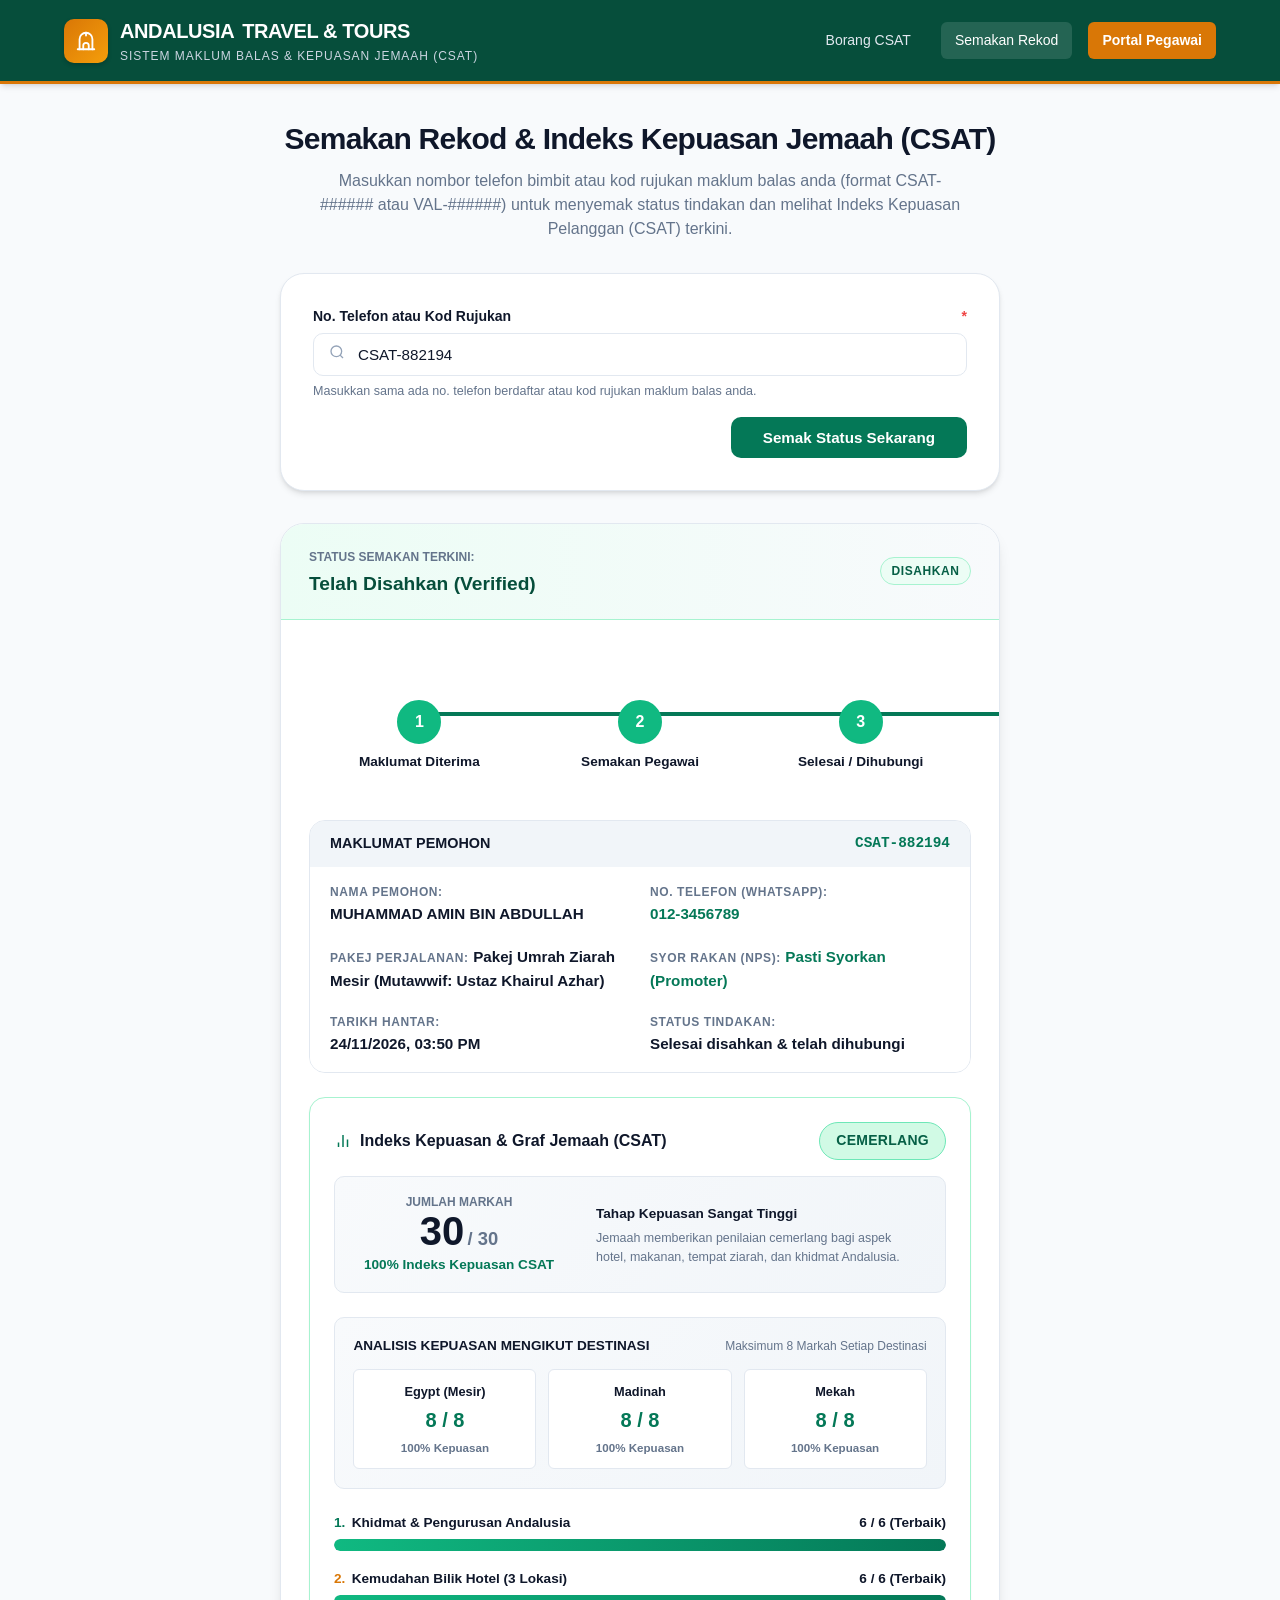
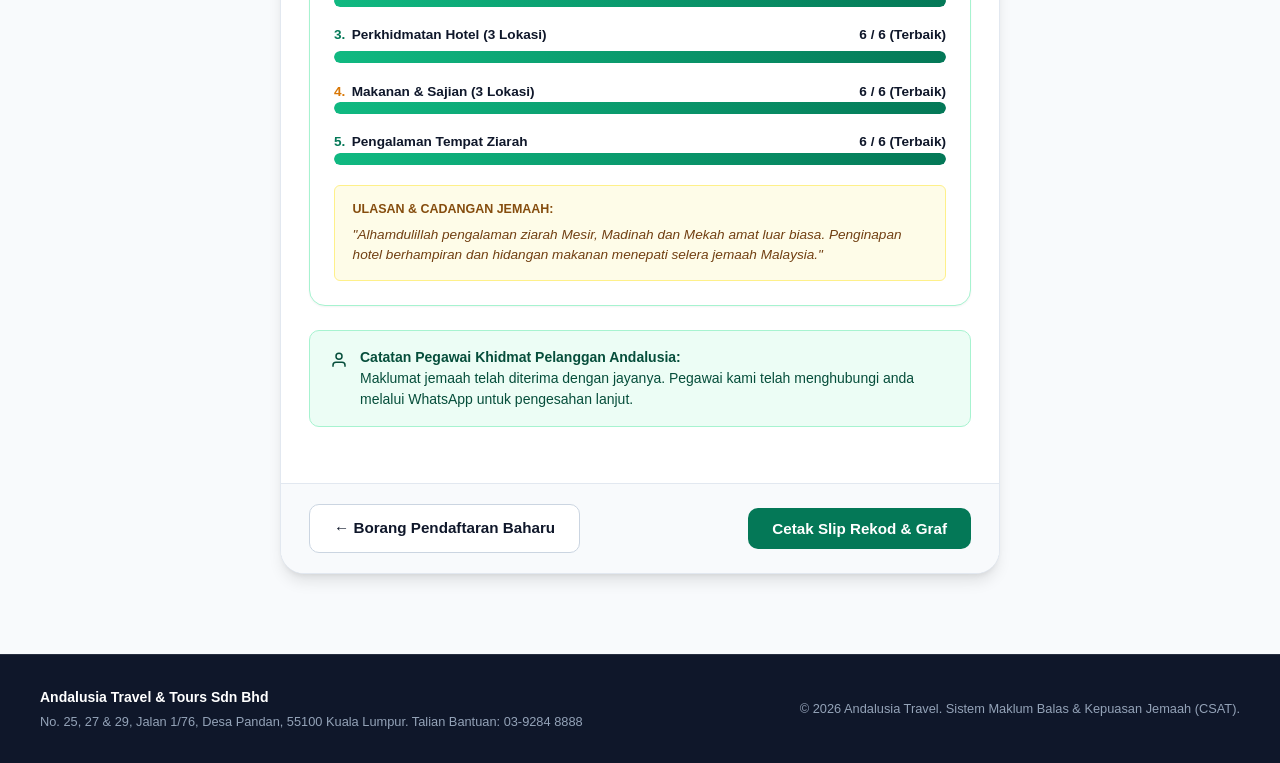
<file: docs/status.html>
<!DOCTYPE html>
<html lang="ms">
<head>
  <meta charset="UTF-8">
  <meta name="viewport" content="width=device-width, initial-scale=1.0">
  <title>Semakan Rekod Maklum Balas Jemaah & Indeks Kepuasan | Andalusia Travel & Tours</title>
  <link rel="stylesheet" href="styles.css">
  <style>
    .status-search-card {
      background: white;
      border: 1px solid var(--border-color);
      border-radius: var(--radius-xl);
      padding: 2rem;
      box-shadow: var(--shadow-md);
      margin-bottom: 2rem;
    }
    .timeline-container {
      position: relative;
      padding: 1.5rem 0;
      margin: 1.5rem 0;
    }
    .timeline-track {
      position: absolute;
      top: 36px;
      left: 15%;
      right: 15%;
      height: 4px;
      background: #e2e8f0;
      z-index: 1;
    }
    .timeline-track-fill {
      position: absolute;
      top: 36px;
      left: 15%;
      height: 4px;
      background: var(--primary);
      z-index: 2;
      transition: width 0.4s ease;
      width: 50%;
    }
    .timeline-nodes {
      display: flex;
      justify-content: space-between;
      position: relative;
      z-index: 3;
    }
    .timeline-node {
      display: flex;
      flex-direction: column;
      align-items: center;
      text-align: center;
      flex: 1;
    }
    .node-icon {
      width: 44px;
      height: 44px;
      border-radius: 50%;
      background: white;
      border: 3px solid #cbd5e1;
      display: flex;
      align-items: center;
      justify-content: center;
      font-weight: 700;
      margin-bottom: 0.5rem;
      color: var(--text-muted);
    }
    .timeline-node.done .node-icon {
      background: var(--success);
      border-color: var(--success);
      color: white;
    }
    .timeline-node.current .node-icon {
      background: var(--primary);
      border-color: var(--primary);
      color: white;
      box-shadow: 0 0 0 5px var(--primary-light);
    }
    .node-title {
      font-size: 0.85rem;
      font-weight: 600;
      color: var(--text-muted);
    }
    .timeline-node.current .node-title,
    .timeline-node.done .node-title {
      color: var(--secondary);
      font-weight: 700;
    }
  </style>
</head>
<body>

  <!-- Header -->
  <header class="site-header">
    <div class="header-container">
      <a href="index.html" class="brand">
        <div class="brand-logo-icon">
          <svg width="22" height="22" viewBox="0 0 24 24" fill="none" stroke="currentColor" stroke-width="2" stroke-linecap="round" stroke-linejoin="round"><path d="M3 21h18"/><path d="M5 21V10a7 7 0 0 1 14 0v11"/><path d="M9 21v-4a3 3 0 0 1 6 0v4"/><path d="M12 3v3"/></svg>
        </div>
        <div class="brand-text">
          <h1 style="text-wrap:balance;">ANDALUSIA <span>TRAVEL & TOURS</span></h1>
          <p>Sistem Maklum Balas & Kepuasan Jemaah (CSAT)</p>
        </div>
      </a>
      <nav class="header-nav">
        <a href="index.html" class="nav-link">Borang CSAT</a>
        <a href="status.html" class="nav-link active">Semakan Rekod</a>
        <a href="admin_review.html" class="nav-link btn-gold">Portal Pegawai</a>
      </nav>
    </div>
  </header>

  <!-- Kandungan Utama -->
  <main class="main-wrapper">
    <div class="page-intro">
      <h2>Semakan Rekod & Indeks Kepuasan Jemaah (CSAT)</h2>
      <p>Masukkan nombor telefon bimbit atau kod rujukan maklum balas anda (format CSAT-###### atau VAL-######) untuk menyemak status tindakan dan melihat Indeks Kepuasan Pelanggan (CSAT) terkini.</p>
    </div>

    <!-- Kotak Carian -->
    <div class="status-search-card" style="max-width:720px; margin: 0 auto 2rem auto;">
      <form id="searchStatusForm">
        <div class="form-group">
          <label for="searchQuery">No. Telefon atau Kod Rujukan <span style="color:var(--danger)">*</span></label>
          <div class="input-container">
            <span class="input-icon"><svg width="16" height="16" viewBox="0 0 24 24" fill="none" stroke="currentColor" stroke-width="2"><circle cx="11" cy="11" r="8"/><line x1="21" y1="21" x2="16.65" y2="16.65"/></svg></span>
            <input 
              type="text" 
              id="searchQuery" 
              class="form-control" 
              placeholder="Contoh: 012-3456789, CSAT-882194 atau VAL-882194" 
              value="CSAT-882194" 
              required
            >
          </div>
          <span class="help-text">Masukkan sama ada no. telefon berdaftar atau kod rujukan maklum balas anda.</span>
        </div>
        <div style="display:flex; justify-content:flex-end; margin-top:1rem;">
          <button type="submit" class="btn btn-primary" style="padding:0.75rem 2rem; font-weight:700;">
            Semak Status Sekarang
          </button>
        </div>
      </form>
    </div>

    <!-- Hasil Semakan Status & Graf Validasi -->
    <div class="form-card" id="statusResultCard" style="max-width:720px; margin: 0 auto;">
      <div class="card-header-bar">
        <div>
          <span style="font-size:0.75rem; color:var(--text-muted); text-transform:uppercase; font-weight:700;">Status Semakan Terkini:</span>
          <h3 id="res_status_title" style="margin-top:2px;">Telah Disahkan (Verified)</h3>
        </div>
        <span class="admin-badge badge-verified" id="res_status_badge">DISAHKAN</span>
      </div>

      <div class="form-body">
        
        <!-- Timeline Stepper Ringkas -->
        <div class="timeline-container">
          <div class="timeline-track"></div>
          <div class="timeline-track-fill" id="timelineFill" style="width: 100%;"></div>
          <div class="timeline-nodes">
            <div class="timeline-node done">
              <div class="node-icon">1</div>
              <span class="node-title">Maklumat Diterima</span>
            </div>
            <div class="timeline-node done" id="nodeReview">
              <div class="node-icon">2</div>
              <span class="node-title">Semakan Pegawai</span>
            </div>
            <div class="timeline-node done" id="nodeComplete">
              <div class="node-icon">3</div>
              <span class="node-title">Selesai / Dihubungi</span>
            </div>
          </div>
        </div>

        <!-- Butiran Pemohon -->
        <div class="summary-section" style="margin-top:1.5rem;">
          <div class="summary-title-bar">
            <span>MAKLUMAT PEMOHON</span>
            <span id="res_code" style="font-family:monospace; color:var(--primary); font-weight:800;">CSAT-882194</span>
          </div>
          <div class="summary-grid" style="grid-template-columns: 1fr 1fr; gap:1.25rem;">
            <div class="summary-item">
              <span class="summary-item-label">Nama Pemohon:</span>
              <span class="summary-item-value" id="res_fullName" style="font-weight:700; color:var(--secondary);">MUHAMMAD AMIN BIN ABDULLAH</span>
            </div>
            <div class="summary-item">
              <span class="summary-item-label">No. Telefon (WhatsApp):</span>
              <span class="summary-item-value" id="res_phone" style="font-weight:700; color:var(--primary);">012-3456789</span>
            </div>
            <div class="summary-item" id="item_package">
              <span class="summary-item-label">Pakej Perjalanan:</span>
              <span class="summary-item-value" id="res_package" style="font-weight:700; color:var(--secondary);">Pakej Umrah Ziarah Mesir</span>
            </div>
            <div class="summary-item" id="item_nps">
              <span class="summary-item-label">Syor Rakan (NPS):</span>
              <span class="summary-item-value" id="res_nps" style="font-weight:700; color:var(--primary);">Pasti Syorkan (Promoter)</span>
            </div>
            <div class="summary-item">
              <span class="summary-item-label">Tarikh Hantar:</span>
              <span class="summary-item-value" id="res_date">24/11/2026, 03:50 PM</span>
            </div>
            <div class="summary-item">
              <span class="summary-item-label">Status Tindakan:</span>
              <span class="summary-item-value" id="res_status_text">Selesai disahkan & telah dihubungi</span>
            </div>
          </div>
        </div>

        <!-- SEKSYEN GRAF KEPUTUSAN VALIDASI JEMAAH -->
        <div class="result-graph-card" style="margin-top:1.5rem; border-color:var(--primary-border);">
          
          <div style="display:flex; justify-content:space-between; align-items:center; margin-bottom:1rem; flex-wrap:wrap; gap:0.5rem;">
            <div style="display:flex; align-items:center; gap:0.5rem;">
              <svg width="18" height="18" viewBox="0 0 24 24" fill="none" stroke="currentColor" stroke-width="2" style="color:var(--primary);"><line x1="18" y1="20" x2="18" y2="10"/><line x1="12" y1="20" x2="12" y2="4"/><line x1="6" y1="20" x2="6" y2="14"/></svg>
              <h4 style="margin:0; font-size:1rem; font-weight:800; color:var(--secondary);">Indeks Kepuasan & Graf Jemaah (CSAT)</h4>
            </div>
            <span class="rating-badge-pill rating-excellent" id="statusRatingBadge">CEMERLANG</span>
          </div>

          <!-- Tolok Skor Ringkas -->
          <div class="score-overview-box" style="padding:1rem;">
            <div class="score-main-value-wrap">
              <span style="font-size:0.75rem; color:var(--text-muted); font-weight:700;">JUMLAH MARKAH</span>
              <div class="score-big-num">
                <span id="statusTotalScore">29</span>
                <span class="max-denom" id="statusMaxDenom">/ 30</span>
              </div>
              <span class="score-percentage-tag" id="statusPercentageTag">97% Indeks Kepuasan CSAT</span>
            </div>
            <div style="text-align:left; max-width:320px;">
              <span style="font-size:0.85rem; font-weight:700; color:var(--secondary);" id="statusRatingTitle">Tahap Kepuasan Sangat Tinggi</span>
              <p style="font-size:0.78rem; color:var(--text-muted); margin-top:0.25rem;" id="statusRatingDesc">
                Jemaah memberikan penilaian cemerlang bagi aspek hotel, makanan, tempat ziarah, dan khidmat Andalusia.
              </p>
            </div>
          </div>

          <!-- ANALISIS KEPUASAN MENGIKUT DESTINASI (EGYPT, MADINAH, MEKAH) -->
          <div class="dest-comparison-section" id="statusDestComparison" style="margin-top:1rem;">
            <div style="font-size:0.85rem; font-weight:800; color:var(--secondary); display:flex; justify-content:space-between; align-items:center;">
              <span>ANALISIS KEPUASAN MENGIKUT DESTINASI</span>
              <span style="font-size:0.75rem; color:var(--text-muted); font-weight:500;">Maksimum 8 Markah Setiap Destinasi</span>
            </div>
            <div class="dest-comparison-grid">
              <div class="dest-stat-tile">
                <div class="dest-stat-name">Egypt (Mesir)</div>
                <div class="dest-stat-score" id="statusDestEgypt">8 / 8</div>
                <span style="font-size:0.725rem; font-weight:700; color:var(--text-muted);" id="statusDestPctEgypt">100% Kepuasan</span>
              </div>
              <div class="dest-stat-tile">
                <div class="dest-stat-name">Madinah</div>
                <div class="dest-stat-score" id="statusDestMadinah">8 / 8</div>
                <span style="font-size:0.725rem; font-weight:700; color:var(--text-muted);" id="statusDestPctMadinah">100% Kepuasan</span>
              </div>
              <div class="dest-stat-tile">
                <div class="dest-stat-name">Mekah</div>
                <div class="dest-stat-score" id="statusDestMekah">8 / 8</div>
                <span style="font-size:0.725rem; font-weight:700; color:var(--text-muted);" id="statusDestPctMekah">100% Kepuasan</span>
              </div>
            </div>
          </div>

          <!-- Carta Palang 3 Kategori / Dimensi -->
          <div class="chart-bars-wrap" style="margin-top:1rem;">
            <!-- Kategori 1 -->
            <div class="chart-bar-item">
              <div class="chart-item-header">
                <span class="chart-item-title" id="statusTitleCat1">
                  <span style="color:var(--primary); font-weight:800;">1.</span> Khidmat & Pengurusan Andalusia
                </span>
                <span class="chart-item-score" id="statusBarScoreCat1">6 / 6 (Terbaik)</span>
              </div>
              <div class="chart-track">
                <div class="chart-fill fill-emerald" id="statusBarFillCat1" style="width: 100%;"></div>
              </div>
            </div>

            <!-- Kategori 2 -->
            <div class="chart-bar-item">
              <div class="chart-item-header">
                <span class="chart-item-title" id="statusTitleCat2">
                  <span style="color:var(--gold); font-weight:800;">2.</span> Bilik Hotel (3 Lokasi)
                </span>
                <span class="chart-item-score" id="statusBarScoreCat2">6 / 6 (Terbaik)</span>
              </div>
              <div class="chart-track">
                <div class="chart-fill fill-emerald" id="statusBarFillCat2" style="width: 100%;"></div>
              </div>
            </div>

            <!-- Kategori 3 -->
            <div class="chart-bar-item">
              <div class="chart-item-header">
                <span class="chart-item-title" id="statusTitleCat3">
                  <span style="color:var(--primary); font-weight:800;">3.</span> Perkhidmatan Hotel (3 Lokasi)
                </span>
                <span class="chart-item-score" id="statusBarScoreCat3">6 / 6 (Terbaik)</span>
              </div>
              <div class="chart-track">
                <div class="chart-fill fill-emerald" id="statusBarFillCat3" style="width: 100%;"></div>
              </div>
            </div>

            <!-- Kategori 4 (Makanan) -->
            <div class="chart-bar-item" id="statusBarItem4">
              <div class="chart-item-header">
                <span class="chart-item-title">
                  <span style="color:var(--gold); font-weight:800;">4.</span> Makanan & Sajian (3 Lokasi)
                </span>
                <span class="chart-item-score" id="statusBarScoreCat4">6 / 6 (Terbaik)</span>
              </div>
              <div class="chart-track">
                <div class="chart-fill fill-emerald" id="statusBarFillCat4" style="width: 100%;"></div>
              </div>
            </div>

            <!-- Kategori 5 (Ziarah) -->
            <div class="chart-bar-item" id="statusBarItem5">
              <div class="chart-item-header">
                <span class="chart-item-title">
                  <span style="color:var(--primary); font-weight:800;">5.</span> Pengalaman Tempat Ziarah
                </span>
                <span class="chart-item-score" id="statusBarScoreCat5">5 / 6 (Memuaskan)</span>
              </div>
              <div class="chart-track">
                <div class="chart-fill fill-gold" id="statusBarFillCat5" style="width: 83%;"></div>
              </div>
            </div>
          </div>

          <!-- ULASAN / MAKLUM BALAS ZIARAH JEMAAH -->
          <div class="feedback-quote-card" id="statusFeedbackCard" style="display:none; margin-top:1.25rem;">
            <div class="feedback-quote-title">
              Ulasan & Cadangan Jemaah:
            </div>
            <div class="feedback-quote-text" id="statusFeedbackText"></div>
          </div>

        </div>

        <!-- Ulasan Pegawai -->
        <div class="alert-box alert-info" style="margin-top:1.5rem;">
          <span class="alert-icon"><svg width="18" height="18" viewBox="0 0 24 24" fill="none" stroke="currentColor" stroke-width="2"><path d="M20 21v-2a4 4 0 0 0-4-4H8a4 4 0 0 0-4 4v2"/><circle cx="12" cy="7" r="4"/></svg></span>
          <div>
            <strong>Catatan Pegawai Khidmat Pelanggan Andalusia:</strong><br>
            <span id="res_notes">Maklumat jemaah telah diterima dengan jayanya. Pegawai kami telah menghubungi anda melalui WhatsApp untuk pengesahan lanjut.</span>
          </div>
        </div>

      </div>

      <div class="card-footer-bar" style="flex-wrap: wrap; gap: 0.65rem;">
        <a href="index.html" class="btn btn-secondary">← Borang Pendaftaran Baharu</a>
        <button type="button" class="btn btn-primary" onclick="window.print()" style="font-weight:700;">
          Cetak Slip Rekod & Graf
        </button>
      </div>
    </div>
  </main>

  <!-- Footer -->
  <footer class="site-footer">
    <div class="footer-container">
      <div>
        <div class="footer-brand">Andalusia Travel & Tours Sdn Bhd</div>
        <div style="font-size:0.8rem; margin-top:0.25rem;">No. 25, 27 & 29, Jalan 1/76, Desa Pandan, 55100 Kuala Lumpur. Talian Bantuan: 03-9284 8888</div>
      </div>
      <div style="font-size:0.8rem;">
        &copy; 2026 Andalusia Travel. Sistem Maklum Balas & Kepuasan Jemaah (CSAT).
      </div>
    </div>
  </footer>

  <script>
    // Rekod Contoh Lalai Bersama Skor Penuh, Pakej & Maklum Balas Ziarah
    const defaultRecords = [
      {
        code: 'CSAT-882194',
        fullName: 'MUHAMMAD AMIN BIN ABDULLAH',
        phone: '012-3456789',
        packageType: 'Pakej Umrah Ziarah Mesir',
        mutawwifName: 'Ustaz Khairul Azhar',
        npsRecommendation: 'Pasti Syorkan (Promoter)',
        cat1: 2,
        cat2: 2,
        cat3: 2,
        hotel_room_egypt: 2,
        hotel_service_egypt: 2,
        food_egypt: 2,
        hotel_room_madinah: 2,
        hotel_service_madinah: 2,
        food_madinah: 2,
        hotel_room_mekah: 2,
        hotel_service_mekah: 2,
        food_mekah: 2,
        ziarah_egypt: 2,
        ziarah_madinah: 2,
        ziarah_mekah: 2,
        ziarahFeedback: 'Alhamdulillah pengalaman ziarah Mesir, Madinah dan Mekah amat luar biasa. Penginapan hotel berhampiran dan hidangan makanan menepati selera jemaah Malaysia.',
        dimensions: { service: 6, room: 6, hotelService: 6, food: 6, ziarah: 6 },
        destinations: {
          egypt: { score: 8, max: 8, percent: 100 },
          madinah: { score: 8, max: 8, percent: 100 },
          mekah: { score: 8, max: 8, percent: 100 }
        },
        totalScore: 30,
        maxScore: 30,
        percentage: 100,
        rating: 'CEMERLANG',
        status: 'VERIFIED',
        submittedAt: '24/11/2026, 03:50 PM',
        notes: 'Maklumat jemaah telah diterima dengan jayanya. Pegawai kami telah menghubungi anda melalui WhatsApp untuk pengesahan lanjut.'
      },
      {
        code: 'VAL-991205',
        fullName: 'SITI AISHAH BINTI ZAINAL',
        phone: '019-8765432',
        packageType: 'Pakej Umrah Cuti Sekolah',
        mutawwifName: 'Ustaz Ridzuan',
        npsRecommendation: 'Pasti Syorkan (Promoter)',
        cat1: 2,
        cat2: 1,
        cat3: 2,
        hotel_room_egypt: 2,
        hotel_service_egypt: 1,
        food_egypt: 2,
        hotel_room_madinah: 2,
        hotel_service_madinah: 2,
        food_madinah: 2,
        hotel_room_mekah: 2,
        hotel_service_mekah: 1,
        food_mekah: 2,
        ziarah_egypt: 2,
        ziarah_madinah: 2,
        ziarah_mekah: 2,
        ziarahFeedback: 'Khidmat mutawwif semasa ziarah sangat membimbing dan berilmu. Terima kasih Andalusia!',
        dimensions: { service: 5, room: 6, hotelService: 4, food: 6, ziarah: 6 },
        destinations: {
          egypt: { score: 7, max: 8, percent: 88 },
          madinah: { score: 8, max: 8, percent: 100 },
          mekah: { score: 7, max: 8, percent: 88 }
        },
        totalScore: 27,
        maxScore: 30,
        percentage: 90,
        rating: 'CEMERLANG',
        status: 'PENDING_REVIEW',
        submittedAt: '24/11/2026, 04:00 PM',
        notes: 'Permohonan sedang menunggu semakan dan giliran panggilan pegawai khidmat pelanggan Andalusia.'
      }
    ];

    function updateCategoryBar(catIndex, score, maxScore = 2) {
      const scoreEl = document.getElementById(`statusBarScoreCat${catIndex}`);
      const fillEl = document.getElementById(`statusBarFillCat${catIndex}`);
      if (!scoreEl || !fillEl) return;

      const s = (score === undefined || score === null) ? maxScore : parseInt(score, 10);
      const pct = Math.round((s / maxScore) * 100);

      let text = `${s} / ${maxScore}`;
      let fillClass = 'fill-emerald';

      if (pct >= 80) {
        text += ' (Terbaik)';
        fillClass = 'fill-emerald';
      } else if (pct >= 50) {
        text += ' (Memuaskan)';
        fillClass = 'fill-gold';
      } else {
        text += ' (Tidak Puas Hati)';
        fillClass = 'fill-danger';
      }

      scoreEl.textContent = text;
      fillEl.className = `chart-fill ${fillClass}`;
      fillEl.style.width = `${Math.max(6, pct)}%`;
    }

    function displayRecord(found) {
      document.getElementById('res_code').textContent = found.code;
      document.getElementById('res_fullName').textContent = found.fullName;
      document.getElementById('res_phone').textContent = found.phone;
      document.getElementById('res_date').textContent = found.submittedAt || 'Baru sahaja';

      const itemPkg = document.getElementById('item_package');
      const resPkg = document.getElementById('res_package');
      if (itemPkg && resPkg) {
        let pkgText = found.packageType || '';
        if (found.mutawwifName) pkgText += ` (Mutawwif: ${found.mutawwifName})`;
        if (pkgText) {
          resPkg.textContent = pkgText;
          itemPkg.style.display = 'block';
        } else {
          itemPkg.style.display = 'none';
        }
      }

      const itemNps = document.getElementById('item_nps');
      const resNps = document.getElementById('res_nps');
      if (itemNps && resNps) {
        if (found.npsRecommendation) {
          resNps.textContent = found.npsRecommendation;
          itemNps.style.display = 'block';
        } else {
          itemNps.style.display = 'none';
        }
      }

      const badge = document.getElementById('res_status_badge');
      const title = document.getElementById('res_status_title');
      const fill = document.getElementById('timelineFill');
      const nodeReview = document.getElementById('nodeReview');
      const nodeComplete = document.getElementById('nodeComplete');
      const statusText = document.getElementById('res_status_text');
      const notes = document.getElementById('res_notes');

      if (found.status === 'VERIFIED') {
        badge.className = 'admin-badge badge-verified';
        badge.textContent = 'DISAHKAN';
        title.textContent = 'Telah Disahkan (Verified)';
        fill.style.width = '100%';
        nodeReview.className = 'timeline-node done';
        nodeComplete.className = 'timeline-node done';
        statusText.textContent = 'Selesai disahkan & telah dihubungi';
        notes.textContent = found.notes || 'Maklumat telah disahkan oleh pegawai operasi.';
      } else if (found.status === 'ACTION_REQUIRED') {
        badge.className = 'admin-badge badge-action';
        badge.textContent = 'PERLU TINDAKAN';
        title.textContent = 'Perhatian Pegawai Diperlukan';
        fill.style.width = '50%';
        nodeReview.className = 'timeline-node current';
        nodeComplete.className = 'timeline-node';
        statusText.textContent = 'Pegawai sedang menguruskan maklum balas';
        notes.textContent = found.notes || 'Permohonan memerlukan tindakan perunding umrah.';
      } else {
        badge.className = 'admin-badge badge-pending';
        badge.textContent = 'MENUNGGU SEMAKAN';
        title.textContent = 'Sedang Disemak Oleh Pegawai';
        fill.style.width = '50%';
        nodeReview.className = 'timeline-node current';
        nodeComplete.className = 'timeline-node';
        statusText.textContent = 'Sedang diproses oleh pegawai';
        notes.textContent = found.notes || 'Permohonan baru diterima dan akan dihubungi oleh pegawai dalam masa 1-2 hari bekerja.';
      }

      // Paparan Graf Keputusan
      const maxScore = found.maxScore || (found.totalScore && found.totalScore > 6 ? 30 : 6);
      const totalScore = (found.totalScore !== undefined) ? found.totalScore : (found.cat1 || 2) + (found.cat2 || 2) + (found.cat3 || 2);
      const percentage = (found.percentage !== undefined) ? found.percentage : Math.round((totalScore / maxScore) * 100);
      const rating = found.rating || (percentage >= 80 ? 'CEMERLANG' : (percentage < 50 ? 'PERLU TINDAKAN' : 'MEMUASKAN'));

      document.getElementById('statusTotalScore').textContent = totalScore;
      document.getElementById('statusMaxDenom').textContent = `/ ${maxScore}`;
      document.getElementById('statusPercentageTag').textContent = `${percentage}% Indeks Kepuasan CSAT`;

      const ratingBadge = document.getElementById('statusRatingBadge');
      const ratingTitle = document.getElementById('statusRatingTitle');
      const ratingDesc = document.getElementById('statusRatingDesc');

      if (percentage >= 80) {
        ratingBadge.className = 'rating-badge-pill rating-excellent';
        ratingBadge.textContent = rating;
        ratingTitle.textContent = 'Tahap Kepuasan Sangat Tinggi';
        ratingDesc.textContent = 'Jemaah memberikan penilaian cemerlang bagi aspek hotel, makanan, tempat ziarah, dan khidmat Andalusia.';
      } else if (percentage < 50) {
        ratingBadge.className = 'rating-badge-pill rating-action';
        ratingBadge.textContent = rating;
        ratingTitle.textContent = 'Perlu Tindakan & Penambahbaikan';
        ratingDesc.textContent = 'Penilaian rendah dikesan. Pasukan pengurusan Andalusia telah dimaklumkan untuk bantuan segera.';
      } else {
        ratingBadge.className = 'rating-badge-pill rating-good';
        ratingBadge.textContent = rating;
        ratingTitle.textContent = 'Tahap Kepuasan Sederhana (Baik)';
        ratingDesc.textContent = 'Penilaian berada pada tahap yang memuaskan dan proses perjalanan berjalan lancar.';
      }

      // Destinasi Breakdown (Jika Ada)
      const destSection = document.getElementById('statusDestComparison');
      if (found.destinations && destSection) {
        destSection.style.display = 'block';
        document.getElementById('statusDestEgypt').textContent = `${found.destinations.egypt.score} / ${found.destinations.egypt.max}`;
        document.getElementById('statusDestPctEgypt').textContent = `${found.destinations.egypt.percent}% Kepuasan`;

        document.getElementById('statusDestMadinah').textContent = `${found.destinations.madinah.score} / ${found.destinations.madinah.max}`;
        document.getElementById('statusDestPctMadinah').textContent = `${found.destinations.madinah.percent}% Kepuasan`;

        document.getElementById('statusDestMekah').textContent = `${found.destinations.mekah.score} / ${found.destinations.mekah.max}`;
        document.getElementById('statusDestPctMekah').textContent = `${found.destinations.mekah.percent}% Kepuasan`;
      } else if (destSection) {
        destSection.style.display = 'none';
      }

      // Bars Dimensi
      const item4 = document.getElementById('statusBarItem4');
      const item5 = document.getElementById('statusBarItem5');

      if (found.dimensions) {
        if (item4) item4.style.display = 'block';
        if (item5) item5.style.display = 'block';
        document.getElementById('statusTitleCat1').innerHTML = '<span style="color:var(--primary); font-weight:800;">1.</span> Khidmat & Pengurusan Andalusia';
        document.getElementById('statusTitleCat2').innerHTML = '<span style="color:var(--gold); font-weight:800;">2.</span> Kemudahan Bilik Hotel (3 Lokasi)';
        document.getElementById('statusTitleCat3').innerHTML = '<span style="color:var(--primary); font-weight:800;">3.</span> Perkhidmatan Hotel (3 Lokasi)';

        updateCategoryBar(1, found.dimensions.service, 6);
        updateCategoryBar(2, found.dimensions.room, 6);
        updateCategoryBar(3, found.dimensions.hotelService, 6);
        updateCategoryBar(4, found.dimensions.food, 6);
        updateCategoryBar(5, found.dimensions.ziarah, 6);
      } else {
        if (item4) item4.style.display = 'none';
        if (item5) item5.style.display = 'none';
        document.getElementById('statusTitleCat1').innerHTML = '<span style="color:var(--primary); font-weight:800;">1.</span> Layanan & Khidmat Pegawai';
        document.getElementById('statusTitleCat2').innerHTML = '<span style="color:var(--gold); font-weight:800;">2.</span> Ketepatan Maklumat & Pakej';
        document.getElementById('statusTitleCat3').innerHTML = '<span style="color:var(--primary); font-weight:800;">3.</span> Kemudahan & Kelancaran Proses';

        updateCategoryBar(1, found.cat1, 2);
        updateCategoryBar(2, found.cat2, 2);
        updateCategoryBar(3, found.cat3, 2);
      }

      // Maklum Balas Ziarah (500 Huruf)
      const feedbackCard = document.getElementById('statusFeedbackCard');
      const feedbackText = document.getElementById('statusFeedbackText');
      if (feedbackCard && feedbackText) {
        if (found.ziarahFeedback && found.ziarahFeedback.trim().length > 0) {
          feedbackText.textContent = `"${found.ziarahFeedback.trim()}"`;
          feedbackCard.style.display = 'block';
        } else {
          feedbackCard.style.display = 'none';
        }
      }
    }

    function searchRecord(query) {
      if (!query) return;
      const cleanDigits = query.replace(/\D/g, '');
      const upperQuery = query.toUpperCase().trim();

      const userSubmissions = JSON.parse(localStorage.getItem('vali_lusia_submissions') || '[]');
      const allRecords = [...userSubmissions, ...defaultRecords];

      const found = allRecords.find(item => {
        const itemDigits = (item.phone || '').replace(/\D/g, '');
        const itemCode = (item.code || '').toUpperCase();
        return itemCode === upperQuery || 
               itemCode === upperQuery.replace('VAL-', 'CSAT-') || 
               itemCode === upperQuery.replace('CSAT-', 'VAL-') || 
               (cleanDigits.length >= 6 && itemDigits.includes(cleanDigits));
      });

      if (found) {
        displayRecord(found);
      } else {
        alert("Rekod tidak ditemui bagi nombor telefon atau kod tersebut. Sila pastikan maklumat dimasukkan dengan tepat.");
      }
    }

    document.getElementById('searchStatusForm').addEventListener('submit', (e) => {
      e.preventDefault();
      const query = document.getElementById('searchQuery').value.trim();
      searchRecord(query);
    });

    // Semak parameter URL (contoh: status.html?query=VAL-123456)
    window.addEventListener('DOMContentLoaded', () => {
      const urlParams = new URLSearchParams(window.location.search);
      const queryParam = urlParams.get('query');
      if (queryParam) {
        document.getElementById('searchQuery').value = queryParam;
        searchRecord(queryParam);
      } else {
        displayRecord(defaultRecords[0]);
      }
    });
  </script>
</body>
</html>
</file>
<file: docs/styles.css>
/* ==========================================================================
   Borang Validasi Travel & Umrah Andalusia
   Modern, Clean, Responsive CSS (No External Bloat)
   ========================================================================== */

:root {
  --primary: #047857;          /* Emerald Green Andalusia */
  --primary-hover: #065f46;
  --primary-dark: #064e3b;
  --primary-light: #ecfdf5;
  --primary-border: #a7f3d0;
  
  --secondary: #0f172a;        /* Deep Slate / Navy */
  --secondary-light: #1e293b;
  
  --gold: #d97706;             /* Royal Gold Accent */
  --gold-hover: #b45309;
  --gold-light: #fef3c7;
  
  --bg-page: #f8fafc;
  --bg-card: #ffffff;
  --text-main: #0f172a;
  --text-muted: #64748b;
  --text-light: #94a3b8;
  
  --border-color: #e2e8f0;
  --border-focus: #047857;
  
  --success: #10b981;
  --success-bg: #ecfdf5;
  --warning: #f59e0b;
  --warning-bg: #fffbeb;
  --danger: #ef4444;
  --danger-bg: #fef2f2;
  
  --radius-sm: 6px;
  --radius-md: 10px;
  --radius-lg: 16px;
  --radius-xl: 24px;
  
  --shadow-sm: 0 1px 2px 0 rgba(0, 0, 0, 0.05);
  --shadow-md: 0 4px 6px -1px rgba(0, 0, 0, 0.1), 0 2px 4px -2px rgba(0, 0, 0, 0.1);
  --shadow-lg: 0 10px 15px -3px rgba(0, 0, 0, 0.1), 0 4px 6px -4px rgba(0, 0, 0, 0.1);
  --shadow-xl: 0 20px 25px -5px rgba(0, 0, 0, 0.1), 0 8px 10px -6px rgba(0, 0, 0, 0.1);
}

*, *::before, *::after {
  box-sizing: border-box;
  margin: 0;
  padding: 0;
}

body {
  font-family: -apple-system, BlinkMacSystemFont, "Segoe UI", Roboto, "Helvetica Neue", Arial, sans-serif;
  background-color: var(--bg-page);
  color: var(--text-main);
  line-height: 1.5;
  -webkit-font-smoothing: antialiased;
  min-height: 100vh;
  display: flex;
  flex-direction: column;
}

/* ==========================================================================
   Header & Navbar
   ========================================================================== */
.site-header {
  background: var(--primary-dark);
  color: white;
  border-bottom: 3px solid var(--gold);
  position: sticky;
  top: 0;
  z-index: 50;
  box-shadow: var(--shadow-md);
}

.header-container {
  max-width: 1200px;
  margin: 0 auto;
  padding: 1rem 1.5rem;
  display: flex;
  justify-content: space-between;
  align-items: center;
}

.brand {
  display: flex;
  align-items: center;
  gap: 0.75rem;
  text-decoration: none;
  color: white;
}

.brand-logo-icon {
  width: 44px;
  height: 44px;
  background: linear-gradient(135deg, var(--gold) 0%, #f59e0b 100%);
  border-radius: var(--radius-md);
  display: flex;
  align-items: center;
  justify-content: center;
  font-size: 1.5rem;
  font-weight: 800;
  color: white;
  box-shadow: 0 2px 4px rgba(0,0,0,0.2);
}

.brand-text h1 {
  font-size: 1.25rem;
  font-weight: 700;
  letter-spacing: -0.02em;
  display: flex;
  align-items: center;
  gap: 0.5rem;
}

.brand-text p {
  font-size: 0.75rem;
  color: #cbd5e1;
  text-transform: uppercase;
  letter-spacing: 0.08em;
  margin-top: 1px;
}

.header-nav {
  display: flex;
  align-items: center;
  gap: 1rem;
}

.nav-link {
  color: #e2e8f0;
  text-decoration: none;
  font-size: 0.875rem;
  font-weight: 500;
  padding: 0.5rem 0.875rem;
  border-radius: var(--radius-sm);
  transition: color 0.15s ease, background-color 0.15s ease, border-color 0.15s ease, box-shadow 0.15s ease;
  display: inline-flex;
  align-items: center;
  gap: 0.4rem;
}

.nav-link:hover, .nav-link.active {
  color: white;
  background: rgba(255, 255, 255, 0.12);
}

.nav-link.btn-gold {
  background: var(--gold);
  color: white;
  font-weight: 600;
}
.nav-link.btn-gold:hover {
  background: var(--gold-hover);
}

/* ==========================================================================
   Main Container
   ========================================================================== */
.main-wrapper {
  max-width: 980px;
  margin: 2rem auto;
  padding: 0 1rem;
  flex: 1;
  width: 100%;
}

.page-intro {
  text-align: center;
  margin-bottom: 2rem;
}

.page-intro h2 {
  font-size: 1.875rem;
  font-weight: 800;
  color: var(--secondary);
  letter-spacing: -0.025em;
}

.page-intro p {
  color: var(--text-muted);
  font-size: 1rem;
  margin-top: 0.5rem;
  max-width: 650px;
  margin-left: auto;
  margin-right: auto;
}

/* ==========================================================================
   Multi-step Progress Stepper
   ========================================================================== */
.stepper-container {
  background: var(--bg-card);
  border: 1px solid var(--border-color);
  border-radius: var(--radius-lg);
  padding: 1.25rem 1.5rem;
  margin-bottom: 2rem;
  box-shadow: var(--shadow-sm);
}

.stepper-list {
  display: flex;
  justify-content: space-between;
  list-style: none;
  position: relative;
}

.stepper-list::before {
  content: "";
  position: absolute;
  top: 20px;
  left: 30px;
  right: 30px;
  height: 3px;
  background-color: #e2e8f0;
  z-index: 1;
}

.stepper-progress-bar {
  position: absolute;
  top: 20px;
  left: 30px;
  height: 3px;
  background-color: var(--primary);
  z-index: 2;
  transition: width 0.35s ease;
  width: 0%;
}

.step-item {
  position: relative;
  z-index: 3;
  display: flex;
  flex-direction: column;
  align-items: center;
  text-align: center;
  cursor: pointer;
  flex: 1;
}

.step-circle {
  width: 42px;
  height: 42px;
  border-radius: 50%;
  background: white;
  border: 3px solid #cbd5e1;
  color: var(--text-muted);
  font-weight: 700;
  font-size: 0.95rem;
  display: flex;
  align-items: center;
  justify-content: center;
  transition: background-color 0.2s ease, border-color 0.2s ease, color 0.2s ease;
  margin-bottom: 0.5rem;
}

.step-item.active .step-circle {
  background: var(--primary);
  border-color: var(--primary);
  color: white;
  box-shadow: 0 0 0 4px var(--primary-light);
}

.step-item.completed .step-circle {
  background: var(--success);
  border-color: var(--success);
  color: white;
}

.step-label {
  font-size: 0.825rem;
  font-weight: 600;
  color: var(--text-muted);
  transition: color 0.2s ease;
}

.step-item.active .step-label {
  color: var(--primary);
  font-weight: 700;
}

.step-item.completed .step-label {
  color: var(--secondary);
}

/* ==========================================================================
   Form Card & Layout
   ========================================================================== */
.form-card {
  background: var(--bg-card);
  border: 1px solid var(--border-color);
  border-radius: var(--radius-xl);
  box-shadow: var(--shadow-lg);
  overflow: hidden;
}

.card-header-bar {
  background: linear-gradient(to right, var(--primary-light), #f8fafc);
  padding: 1.25rem 1.75rem;
  border-bottom: 1px solid var(--primary-border);
  display: flex;
  justify-content: space-between;
  align-items: center;
}

.card-header-bar h3 {
  font-size: 1.2rem;
  font-weight: 700;
  color: var(--primary-dark);
  display: flex;
  align-items: center;
  gap: 0.5rem;
}

.step-badge {
  background: var(--primary);
  color: white;
  padding: 0.25rem 0.65rem;
  font-size: 0.75rem;
  font-weight: 700;
  border-radius: 9999px;
  letter-spacing: 0.05em;
  text-transform: uppercase;
}

.form-body {
  padding: 2rem 1.75rem;
}

.step-content {
  display: none;
  animation: fadeIn 0.3s ease;
}

.step-content.active {
  display: block;
}

@keyframes fadeIn {
  from { opacity: 0; transform: translateY(6px); }
  to { opacity: 1; transform: translateY(0); }
}

/* ==========================================================================
   Grid & Form Fields
   ========================================================================== */
.form-grid {
  display: grid;
  grid-template-columns: repeat(2, 1fr);
  gap: 1.25rem;
}

.grid-full {
  grid-column: span 2;
}

.form-group {
  display: flex;
  flex-direction: column;
}

.form-group label {
  font-size: 0.875rem;
  font-weight: 600;
  color: var(--secondary);
  margin-bottom: 0.4rem;
  display: flex;
  align-items: center;
  justify-content: space-between;
}

.label-hint {
  font-size: 0.75rem;
  font-weight: 400;
  color: var(--text-muted);
}

.input-container {
  position: relative;
  display: flex;
  align-items: center;
}

.input-icon {
  position: absolute;
  left: 1rem;
  color: var(--text-light);
  font-size: 1rem;
  pointer-events: none;
}

.form-control {
  width: 100%;
  padding: 0.75rem 1rem;
  font-size: 0.95rem;
  color: var(--text-main);
  background-color: #ffffff;
  border: 1.5px solid var(--border-color);
  border-radius: var(--radius-md);
  transition: color 0.15s ease, background-color 0.15s ease, border-color 0.15s ease, box-shadow 0.15s ease;
  font-family: inherit;
}

.input-container .form-control {
  padding-left: 2.75rem;
}

.form-control:focus {
  border-color: var(--border-focus);
  box-shadow: 0 0 0 3px var(--primary-light);
}
.form-control:focus-visible {
  outline: 2px solid var(--border-focus);
  outline-offset: 1px;
}

.form-control.is-invalid {
  border-color: var(--danger);
  background-color: #fffaf0;
}

.form-control.is-valid {
  border-color: var(--success);
}

.error-text {
  font-size: 0.785rem;
  color: var(--danger);
  margin-top: 0.35rem;
  display: none;
  font-weight: 500;
}

.form-group.has-error .error-text {
  display: block;
}

.help-text {
  font-size: 0.785rem;
  color: var(--text-muted);
  margin-top: 0.35rem;
}

/* ==========================================================================
   Alerts & Notifications
   ========================================================================== */
.alert-box {
  padding: 1rem 1.25rem;
  border-radius: var(--radius-md);
  margin-bottom: 1.5rem;
  display: flex;
  align-items: flex-start;
  gap: 0.75rem;
  font-size: 0.875rem;
}

.alert-warning {
  background-color: var(--warning-bg);
  border: 1px solid #fde68a;
  color: #92400e;
}

.alert-danger {
  background-color: var(--danger-bg);
  border: 1px solid #fecaca;
  color: #991b1b;
}

.alert-info {
  background-color: var(--primary-light);
  border: 1px solid var(--primary-border);
  color: var(--primary-dark);
}

.alert-icon {
  font-size: 1.25rem;
  flex-shrink: 0;
}

/* ==========================================================================
   File Upload Dropzone
   ========================================================================== */
.upload-dropzone {
  border: 2px dashed #cbd5e1;
  border-radius: var(--radius-lg);
  padding: 1.5rem 1rem;
  text-align: center;
  background-color: #f8fafc;
  cursor: pointer;
  transition: border-color 0.15s ease, background-color 0.15s ease, box-shadow 0.15s ease;
  position: relative;
}

.upload-dropzone:hover, .upload-dropzone.dragover {
  border-color: var(--primary);
  background-color: var(--primary-light);
}

.upload-icon {
  font-size: 2.5rem;
  color: var(--primary);
  margin-bottom: 0.5rem;
}

.upload-title {
  font-size: 0.95rem;
  font-weight: 700;
  color: var(--secondary);
}

.upload-subtitle {
  font-size: 0.8rem;
  color: var(--text-muted);
  margin-top: 0.25rem;
}

.file-preview-card {
  margin-top: 0.75rem;
  background: white;
  border: 1px solid var(--border-color);
  border-radius: var(--radius-md);
  padding: 0.75rem 1rem;
  display: flex;
  align-items: center;
  justify-content: space-between;
  display: none;
}

.file-preview-info {
  display: flex;
  align-items: center;
  gap: 0.75rem;
  overflow: hidden;
}

.file-icon {
  font-size: 1.5rem;
  color: var(--primary);
}

.file-details {
  overflow: hidden;
  text-align: left;
}

.file-name {
  font-size: 0.875rem;
  font-weight: 600;
  color: var(--secondary);
  white-space: nowrap;
  overflow: hidden;
  text-overflow: ellipsis;
  max-width: 250px;
}

.file-size {
  font-size: 0.75rem;
  color: var(--text-muted);
}

.btn-remove-file {
  background: none;
  border: none;
  color: var(--danger);
  cursor: pointer;
  font-size: 1.1rem;
  padding: 0.25rem;
  border-radius: 4px;
}
.btn-remove-file:hover {
  background: var(--danger-bg);
}

/* ==========================================================================
   Summary Review Step Cards
   ========================================================================== */
.summary-section {
  margin-bottom: 1.5rem;
  border: 1px solid var(--border-color);
  border-radius: var(--radius-lg);
  overflow: hidden;
}

.summary-title-bar {
  background: #f1f5f9;
  padding: 0.75rem 1.25rem;
  font-size: 0.9rem;
  font-weight: 700;
  color: var(--secondary);
  display: flex;
  justify-content: space-between;
  align-items: center;
}

.summary-grid {
  padding: 1rem 1.25rem;
  display: grid;
  grid-template-columns: repeat(2, 1fr);
  gap: 0.85rem 1.5rem;
  background: white;
}

.summary-item {
  display: flex;
  flex-direction: column;
}

.summary-item-label {
  font-size: 0.75rem;
  color: var(--text-muted);
  text-transform: uppercase;
  letter-spacing: 0.05em;
  font-weight: 600;
}

.summary-item-value {
  font-size: 0.95rem;
  color: var(--secondary);
  font-weight: 600;
  margin-top: 2px;
}

.consent-box {
  background: #f8fafc;
  border: 1px solid #cbd5e1;
  border-radius: var(--radius-md);
  padding: 1.25rem;
  margin-top: 1.5rem;
}

.checkbox-label {
  display: flex;
  align-items: flex-start;
  gap: 0.75rem;
  font-size: 0.875rem;
  color: var(--secondary);
  cursor: pointer;
  line-height: 1.4;
}

.checkbox-label input[type="checkbox"] {
  width: 18px;
  height: 18px;
  accent-color: var(--primary);
  margin-top: 2px;
  flex-shrink: 0;
}

/* ==========================================================================
   Buttons & Footer Controls
   ========================================================================== */
.card-footer-bar {
  background: #f8fafc;
  border-top: 1px solid var(--border-color);
  padding: 1.25rem 1.75rem;
  display: flex;
  justify-content: space-between;
  align-items: center;
}

.btn {
  display: inline-flex;
  align-items: center;
  justify-content: center;
  gap: 0.5rem;
  padding: 0.75rem 1.5rem;
  font-size: 0.95rem;
  font-weight: 600;
  border-radius: var(--radius-md);
  cursor: pointer;
  transition: color 0.15s ease, background-color 0.15s ease, border-color 0.15s ease, box-shadow 0.15s ease;
  border: none;
  text-decoration: none;
}

.btn-secondary {
  background: white;
  border: 1.5px solid #cbd5e1;
  color: var(--secondary);
}
.btn-secondary:hover {
  background: #f1f5f9;
  border-color: #94a3b8;
}

.btn-outline {
  background: transparent;
  border: 1.5px solid var(--primary);
  color: var(--primary);
}
.btn-outline:hover {
  background: var(--primary-light);
  color: var(--primary-dark);
}

.btn-primary {
  background: var(--primary);
  color: white;
}
.btn-primary:hover {
  background: var(--primary-hover);
  box-shadow: 0 4px 10px rgba(4, 120, 87, 0.25);
}

.btn-gold {
  background: linear-gradient(135deg, var(--gold) 0%, #b45309 100%);
  color: white;
}
.btn-gold:hover {
  box-shadow: 0 4px 12px rgba(217, 119, 6, 0.3);
}

.btn-success {
  background: var(--success);
  color: white;
}
.btn-success:hover {
  background: #059669;
}

.btn-danger {
  background: var(--danger);
  color: white;
}
.btn-danger:hover {
  background: #dc2626;
}

/* ==========================================================================
   Modal Dialog & Mobile Smooth Scroll Architecture
   ========================================================================== */
body.modal-open {
  overflow: hidden !important;
  touch-action: none;
}

.modal-overlay {
  position: fixed;
  inset: 0;
  background: rgba(15, 23, 42, 0.7);
  -webkit-
  z-index: 100;
  display: flex;
  align-items: center;
  justify-content: center;
  padding: 1rem;
  opacity: 0;
  visibility: hidden;
  transition: opacity 0.25s ease, visibility 0.25s ease;
  overflow-y: auto;
  -webkit-overflow-scrolling: touch;
  overscroll-behavior: contain;
}

.modal-overlay.active {
  opacity: 1;
  visibility: visible;
}

.modal-dialog {
  background: white;
  border-radius: var(--radius-xl);
  max-width: 580px;
  width: 100%;
  max-height: calc(100vh - 2rem);
  max-height: calc(100dvh - 2rem);
  display: flex;
  flex-direction: column;
  overflow: hidden;
  box-shadow: var(--shadow-xl);
  transform: translateY(20px);
  transition: transform 0.3s cubic-bezier(0.16, 1, 0.3, 1);
  margin: auto;
  position: relative;
}

.modal-overlay.active .modal-dialog {
  transform: translateY(0);
}

.modal-header {
  padding: 1.25rem 1.5rem;
  text-align: center;
  background: linear-gradient(to bottom, var(--primary-light), white);
  border-bottom: 1px solid var(--border-color);
  flex-shrink: 0;
  position: relative;
}

.modal-close-btn {
  position: absolute;
  top: 1rem;
  right: 1rem;
  width: 32px;
  height: 32px;
  border-radius: 50%;
  background: rgba(15, 23, 42, 0.06);
  border: none;
  font-size: 1.25rem;
  color: var(--text-muted);
  cursor: pointer;
  display: flex;
  align-items: center;
  justify-content: center;
  transition: color 0.15s ease, background-color 0.15s ease, border-color 0.15s ease, box-shadow 0.15s ease;
  line-height: 1;
  z-index: 5;
}

.modal-close-btn:hover {
  background: rgba(15, 23, 42, 0.12);
  color: var(--secondary);
}

.modal-success-icon {
  width: 54px;
  height: 54px;
  background: var(--success);
  color: white;
  border-radius: 50%;
  display: flex;
  align-items: center;
  justify-content: center;
  font-size: 1.75rem;
  margin: 0 auto 0.75rem;
  box-shadow: 0 4px 10px rgba(16, 185, 129, 0.35);
}

.modal-header h3 {
  font-size: 1.35rem;
  font-weight: 800;
  color: var(--secondary);
}

.modal-body {
  padding: 1.5rem;
  flex: 1 1 auto;
  overflow-y: auto;
  -webkit-overflow-scrolling: touch;
  overscroll-behavior: contain;
}

/* Custom scrollbar untuk kemudahan panduan visual tatalan */
.modal-body::-webkit-scrollbar {
  width: 6px;
}
.modal-body::-webkit-scrollbar-track {
  background: #f1f5f9;
}
.modal-body::-webkit-scrollbar-thumb {
  background: #cbd5e1;
  border-radius: 4px;
}
.modal-body::-webkit-scrollbar-thumb:hover {
  background: #94a3b8;
}

.slip-box {
  background: #f8fafc;
  border: 2px dashed #cbd5e1;
  border-radius: var(--radius-md);
  padding: 1.25rem;
  text-align: center;
  margin: 1rem 0;
}

.slip-code {
  font-size: 1.75rem;
  font-weight: 800;
  color: var(--primary);
  letter-spacing: 0.1em;
  font-family: monospace;
}

.modal-footer {
  padding: 1rem 1.5rem;
  background: #f8fafc;
  border-top: 1px solid var(--border-color);
  display: flex;
  gap: 0.75rem;
  justify-content: center;
  flex-shrink: 0;
  z-index: 10;
}

/* ==========================================================================
   Admin / Dashboard Styles
   ========================================================================== */
.admin-badge {
  display: inline-block;
  padding: 0.25rem 0.65rem;
  border-radius: 9999px;
  font-size: 0.75rem;
  font-weight: 700;
  letter-spacing: 0.05em;
  text-transform: uppercase;
}

.badge-verified { background: var(--success-bg); color: #065f46; border: 1px solid #a7f3d0; }
.badge-pending { background: var(--warning-bg); color: #92400e; border: 1px solid #fde68a; }
.badge-action { background: var(--danger-bg); color: #991b1b; border: 1px solid #fecaca; }
.badge-draft { background: #f1f5f9; color: #475569; border: 1px solid #cbd5e1; }

.table-responsive {
  width: 100%;
  overflow-x: auto;
  border: 1px solid var(--border-color);
  border-radius: var(--radius-md);
}

.data-table {
  width: 100%;
  border-collapse: collapse;
  text-align: left;
  font-size: 0.875rem;
}

.data-table th {
  background: #f8fafc;
  padding: 0.75rem 1rem;
  font-weight: 700;
  color: var(--secondary);
  border-bottom: 2px solid var(--border-color);
}

.data-table td {
  padding: 0.85rem 1rem;
  border-bottom: 1px solid var(--border-color);
  color: var(--text-main);
}

.data-table tr:hover {
  background-color: #f8fafc;
}

/* ==========================================================================
   Footer
   ========================================================================== */
.site-footer {
  background: var(--secondary);
  color: #94a3b8;
  padding: 2rem 1.5rem;
  font-size: 0.875rem;
  border-top: 1px solid rgba(255, 255, 255, 0.1);
  margin-top: 3rem;
}

.footer-container {
  max-width: 1200px;
  margin: 0 auto;
  display: flex;
  justify-content: space-between;
  align-items: center;
  flex-wrap: wrap;
  gap: 1rem;
}

.footer-brand {
  color: white;
  font-weight: 700;
}

/* ==========================================================================
   Responsive Breakpoints
   ========================================================================== */
@media (max-width: 768px) {
  .header-container {
    flex-direction: column;
    gap: 0.75rem;
    text-align: center;
  }
  
  .stepper-container {
    padding: 1rem 0.5rem;
  }
  
  .step-label {
    font-size: 0.7rem;
  }
  
  .step-circle {
    width: 34px;
    height: 34px;
    font-size: 0.85rem;
  }
  
  .form-grid {
    grid-template-columns: 1fr;
  }
  
  .grid-full {
    grid-column: span 1;
  }
  
  .summary-grid {
    grid-template-columns: 1fr;
  }
  
  .card-footer-bar {
    flex-direction: column-reverse;
    gap: 0.75rem;
    padding: 1rem 1.25rem;
  }
  
  .card-footer-bar .btn {
    width: 100%;
    padding: 0.85rem 1.25rem;
    font-size: 0.95rem;
  }
  
  .footer-container {
    flex-direction: column;
    text-align: center;
  }
}

@media (max-width: 480px) {
  .site-header {
    padding: 0.75rem 0.5rem;
  }
  .header-nav {
    flex-wrap: wrap;
    justify-content: center;
    gap: 0.5rem;
  }
  .header-nav .nav-link {
    font-size: 0.78rem;
    padding: 0.4rem 0.6rem;
  }
  .stepper-container {
    padding: 0.75rem 0.25rem;
  }
  .stepper-list::before {
    top: 15px;
    left: 20px;
    right: 20px;
  }
  .stepper-progress-bar {
    top: 15px;
    left: 20px;
  }
  .step-circle {
    width: 30px;
    height: 30px;
    font-size: 0.75rem;
    border-width: 2px;
  }
  .step-label {
    font-size: 0.65rem;
    max-width: 58px;
    white-space: nowrap;
    overflow: hidden;
    text-overflow: ellipsis;
  }
  .form-body {
    padding: 1.25rem 1rem;
  }
  .card-header-bar {
    padding: 1rem;
  }
}

/* Passport Status Styles */
.passport-status-pill {
  display: inline-flex;
  align-items: center;
  gap: 0.35rem;
  padding: 0.3rem 0.75rem;
  border-radius: 9999px;
  font-size: 0.8rem;
  font-weight: 700;
}
.passport-valid {
  background: var(--success-bg);
  color: #065f46;
  border: 1px solid #a7f3d0;
}
.passport-warning {
  background: var(--danger-bg);
  color: #991b1b;
  border: 1px solid #fecaca;
}

/* ==========================================================================
   Soalan Validasi 3 Kategori & Kad Skor Ergonomik Mudah Alih
   ========================================================================== */
.validation-questions-section {
  margin-top: 1.5rem;
  padding-top: 1.5rem;
  border-top: 2px dashed var(--border-color);
}

.section-headline {
  display: flex;
  align-items: center;
  gap: 0.6rem;
  margin-bottom: 1.25rem;
}

.section-headline h3 {
  font-size: 1.1rem;
  color: var(--secondary);
  font-weight: 700;
}

.section-headline .section-badge {
  background: var(--gold-light);
  color: var(--gold-hover);
  font-size: 0.75rem;
  font-weight: 700;
  padding: 0.2rem 0.6rem;
  border-radius: 9999px;
  border: 1px solid #fde68a;
}

.question-category-card {
  background: #ffffff;
  border: 1.5px solid var(--border-color);
  border-radius: var(--radius-lg);
  padding: 1.25rem;
  margin-bottom: 1.25rem;
  transition: border-color 0.15s ease, background-color 0.15s ease, box-shadow 0.15s ease;
  box-shadow: 0 1px 3px rgba(0,0,0,0.03);
}

.question-category-card:hover {
  border-color: #cbd5e1;
  box-shadow: var(--shadow-sm);
}

.question-category-card.answered {
  border-color: var(--primary-border);
  background: #fafdfb;
}

.question-category-card.has-error {
  border-color: var(--danger);
  background: var(--danger-bg);
}

.cat-header {
  display: flex;
  align-items: flex-start;
  gap: 0.75rem;
  margin-bottom: 0.85rem;
}

.cat-num-badge {
  width: 28px;
  height: 28px;
  background: var(--primary);
  color: white;
  border-radius: 50%;
  display: flex;
  align-items: center;
  justify-content: center;
  font-size: 0.8rem;
  font-weight: 700;
  flex-shrink: 0;
  margin-top: 2px;
}

.cat-title-text {
  flex: 1;
}

.cat-title {
  font-size: 0.95rem;
  font-weight: 700;
  color: var(--secondary);
  line-height: 1.35;
}

.cat-desc {
  font-size: 0.8rem;
  color: var(--text-muted);
  margin-top: 0.2rem;
  line-height: 1.4;
}

/* Skala Pilihan 3 Butang Kad (0, 1, 2) */
.score-options-grid {
  display: grid;
  grid-template-columns: repeat(3, 1fr);
  gap: 0.65rem;
  margin-top: 0.5rem;
}

.score-option-label {
  display: block;
  cursor: pointer;
  position: relative;
  user-select: none;
  margin: 0;
}

.score-radio-input {
  position: absolute;
  opacity: 0;
  width: 0;
  height: 0;
}

.score-btn-tile {
  border: 1.5px solid var(--border-color);
  border-radius: var(--radius-md);
  padding: 0.75rem 0.5rem;
  text-align: center;
  background: #f8fafc;
  transition: border-color 0.15s ease, background-color 0.15s ease, box-shadow 0.15s ease, transform 0.1s ease;
  display: flex;
  flex-direction: column;
  align-items: center;
  justify-content: center;
  min-height: 72px;
}

.score-option-label:hover .score-btn-tile {
  border-color: #94a3b8;
  background: #f1f5f9;
}

.score-num-pill {
  font-size: 1.05rem;
  font-weight: 800;
  line-height: 1;
  margin-bottom: 0.25rem;
  display: flex;
  align-items: center;
  gap: 0.25rem;
}

.score-text-label {
  font-size: 0.75rem;
  font-weight: 600;
  color: var(--text-muted);
  line-height: 1.2;
}

.score-pts-tag {
  font-size: 0.68rem;
  color: var(--text-light);
  margin-top: 2px;
}

/* Keadaan Terpilih (Active/Checked) */
/* Pilihan 2: Terbaik (Emerald Green) */
.score-radio-input[value="2"]:checked + .score-btn-tile {
  border-color: var(--primary);
  background: var(--primary-light);
  color: var(--primary-dark);
  box-shadow: 0 0 0 2px var(--primary-border);
}
.score-radio-input[value="2"]:checked + .score-btn-tile .score-num-pill {
  color: var(--primary-dark);
}
.score-radio-input[value="2"]:checked + .score-btn-tile .score-text-label {
  color: var(--primary-dark);
  font-weight: 700;
}
.score-radio-input[value="2"]:checked + .score-btn-tile .score-pts-tag {
  color: var(--primary);
  font-weight: 600;
}

/* Pilihan 1: Memuaskan (Gold/Amber) */
.score-radio-input[value="1"]:checked + .score-btn-tile {
  border-color: var(--gold);
  background: var(--gold-light);
  color: #78350f;
  box-shadow: 0 0 0 2px #fde68a;
}
.score-radio-input[value="1"]:checked + .score-btn-tile .score-num-pill {
  color: #b45309;
}
.score-radio-input[value="1"]:checked + .score-btn-tile .score-text-label {
  color: #78350f;
  font-weight: 700;
}
.score-radio-input[value="1"]:checked + .score-btn-tile .score-pts-tag {
  color: #b45309;
  font-weight: 600;
}

/* Pilihan 0: Tidak Puas Hati (Red/Rose) */
.score-radio-input[value="0"]:checked + .score-btn-tile {
  border-color: var(--danger);
  background: var(--danger-bg);
  color: #991b1b;
  box-shadow: 0 0 0 2px #fecaca;
}
.score-radio-input[value="0"]:checked + .score-btn-tile .score-num-pill {
  color: var(--danger);
}
.score-radio-input[value="0"]:checked + .score-btn-tile .score-text-label {
  color: #991b1b;
  font-weight: 700;
}
.score-radio-input[value="0"]:checked + .score-btn-tile .score-pts-tag {
  color: var(--danger);
  font-weight: 600;
}

/* ==========================================================================
   Komponen Graf Keputusan Validasi (Result Graph Engine)
   ========================================================================== */
.result-graph-card {
  background: white;
  border: 1.5px solid var(--border-color);
  border-radius: var(--radius-lg);
  padding: 1.5rem;
  margin: 1.25rem 0;
  box-shadow: var(--shadow-sm);
}

.graph-top-banner {
  display: flex;
  align-items: center;
  justify-content: space-between;
  padding-bottom: 1.25rem;
  border-bottom: 1px solid var(--border-color);
  margin-bottom: 1.25rem;
  flex-wrap: wrap;
  gap: 0.75rem;
}

.graph-applicant-meta {
  display: flex;
  flex-direction: column;
}

.graph-applicant-name {
  font-size: 1.1rem;
  font-weight: 800;
  color: var(--secondary);
}

.graph-applicant-phone {
  font-size: 0.85rem;
  color: var(--text-muted);
  font-weight: 600;
}

.graph-code-pill {
  font-family: monospace;
  font-size: 0.85rem;
  font-weight: 700;
  color: var(--primary);
  background: var(--primary-light);
  border: 1px solid var(--primary-border);
  padding: 0.35rem 0.75rem;
  border-radius: 9999px;
}

/* Paparan Metrik Skor Keseluruhan */
.score-overview-box {
  display: flex;
  align-items: center;
  justify-content: space-around;
  background: linear-gradient(135deg, #f8fafc 0%, #f1f5f9 100%);
  border: 1px solid #e2e8f0;
  border-radius: var(--radius-md);
  padding: 1.25rem;
  margin-bottom: 1.5rem;
  text-align: center;
  gap: 1rem;
}

.score-main-value-wrap {
  display: flex;
  flex-direction: column;
  align-items: center;
}

.score-big-num {
  font-size: 2.5rem;
  font-weight: 900;
  line-height: 1;
  color: var(--secondary);
  display: flex;
  align-items: baseline;
  gap: 0.2rem;
}

.score-big-num span.max-denom {
  font-size: 1.15rem;
  font-weight: 600;
  color: var(--text-muted);
}

.score-percentage-tag {
  font-size: 0.85rem;
  font-weight: 700;
  color: var(--primary);
  margin-top: 0.3rem;
}

.rating-badge-pill {
  display: inline-flex;
  align-items: center;
  gap: 0.35rem;
  padding: 0.45rem 1rem;
  border-radius: 9999px;
  font-size: 0.875rem;
  font-weight: 800;
  letter-spacing: 0.02em;
  text-transform: uppercase;
}

.rating-excellent {
  background: #d1fae5;
  color: #065f46;
  border: 1.5px solid #6ee7b7;
}

.rating-good {
  background: #fef3c7;
  color: #92400e;
  border: 1.5px solid #fcd34d;
}

.rating-action {
  background: #fee2e2;
  color: #991b1b;
  border: 1.5px solid #fca5a5;
}

/* Carta Palang Mengufuk 3 Kategori */
.chart-bars-wrap {
  display: flex;
  flex-direction: column;
  gap: 1.15rem;
  margin-top: 1rem;
}

.chart-bar-item {
  display: flex;
  flex-direction: column;
  gap: 0.35rem;
}

.chart-item-header {
  display: flex;
  justify-content: space-between;
  align-items: center;
  font-size: 0.85rem;
}

.chart-item-title {
  font-weight: 700;
  color: var(--secondary);
  display: flex;
  align-items: center;
  gap: 0.4rem;
}

.chart-item-score {
  font-weight: 800;
  font-size: 0.85rem;
}

.chart-item-score.score-2 {
  color: var(--primary);
}
.chart-item-score.score-1 {
  color: var(--gold);
}
.chart-item-score.score-0 {
  color: var(--danger);
}

.chart-track {
  width: 100%;
  height: 12px;
  background: #e2e8f0;
  border-radius: 9999px;
  overflow: hidden;
  position: relative;
}

.chart-fill {
  height: 100%;
  border-radius: 9999px;
  transition: width 0.8s cubic-bezier(0.16, 1, 0.3, 1);
  position: relative;
}

.chart-fill.fill-emerald {
  background: linear-gradient(90deg, #10b981 0%, #047857 100%);
}

.chart-fill.fill-gold {
  background: linear-gradient(90deg, #fbbf24 0%, #d97706 100%);
}

.chart-fill.fill-danger {
  background: linear-gradient(90deg, #f87171 0%, #ef4444 100%);
}

.graph-insight-box {
  background: #f8fafc;
  border: 1px solid var(--border-color);
  padding: 0.85rem 1rem;
  border-radius: 0 var(--radius-sm) var(--radius-sm) 0;
  margin-top: 1.25rem;
  font-size: 0.825rem;
  color: var(--secondary);
  line-height: 1.45;
}

/* ==========================================================================
   Multi-Step Wizard Pages & Navigation (Page 1, 2, 3)
   ========================================================================== */
.step-page {
  display: none;
}

.step-page.active {
  display: block;
  animation: fadeInStep 0.28s ease-in-out;
}

@keyframes fadeInStep {
  from {
    opacity: 0;
    transform: translateY(6px);
  }
  to {
    opacity: 1;
    transform: translateY(0);
  }
}

.step-nav-bar {
  display: flex;
  justify-content: space-between;
  align-items: center;
  gap: 1rem;
  padding: 1.25rem 1.75rem;
  background: #f8fafc;
  border-top: 1px solid var(--border-color);
  flex-wrap: wrap;
}

.step-indicator-tag {
  font-size: 0.85rem;
  font-weight: 700;
  color: var(--text-muted);
}

.step-indicator-tag strong {
  color: var(--primary);
}

/* ==========================================================================
   Destination Cards & Aspect Styling (Egypt, Madinah, Mekah)
   ========================================================================== */
.dest-card-group {
  background: #ffffff;
  border: 1px solid var(--border-color);
  border-radius: var(--radius-lg);
  margin-bottom: 1.5rem;
  overflow: hidden;
  box-shadow: var(--shadow-sm);
  transition: border-color 0.2s ease, box-shadow 0.2s ease;
}

.dest-card-group:hover {
  border-color: #cbd5e1;
  box-shadow: var(--shadow-md);
}

.dest-card-header {
  display: flex;
  justify-content: space-between;
  align-items: center;
  padding: 0.9rem 1.25rem;
  background: linear-gradient(to right, #f8fafc, #f1f5f9);
  border-bottom: 1px solid var(--border-color);
}

.dest-card-header-left {
  display: flex;
  align-items: center;
  gap: 0.75rem;
}

.dest-flag-icon {
  font-size: 1.6rem;
  line-height: 1;
}

.dest-card-title {
  font-size: 1.05rem;
  font-weight: 800;
  color: var(--secondary);
}

.dest-card-subtitle {
  font-size: 0.75rem;
  color: var(--text-muted);
}

.dest-badge {
  font-size: 0.725rem;
  font-weight: 700;
  padding: 0.25rem 0.65rem;
  border-radius: 9999px;
  text-transform: uppercase;
  letter-spacing: 0.04em;
}

.dest-badge-egypt {
  background: #fef2f2;
  color: #991b1b;
  border: 1px solid #fecaca;
}

.dest-badge-madinah {
  background: #ecfdf5;
  color: #065f46;
  border: 1px solid #a7f3d0;
}

.dest-badge-mekah {
  background: #f8fafc;
  color: #1e293b;
  border: 1px solid #cbd5e1;
}

.dest-aspects-body {
  padding: 1.25rem;
  display: flex;
  flex-direction: column;
  gap: 1.25rem;
}

.dest-aspect-item {
  border-bottom: 1px dashed #e2e8f0;
  padding-bottom: 1.15rem;
}

.dest-aspect-item:last-child {
  border-bottom: none;
  padding-bottom: 0;
}

.dest-aspect-title {
  font-size: 0.9rem;
  font-weight: 700;
  color: var(--secondary);
  margin-bottom: 0.65rem;
  display: flex;
  align-items: center;
  gap: 0.4rem;
}

.dest-aspect-title span.aspect-icon {
  font-size: 1.15rem;
}

/* ==========================================================================
   Textarea & Live Character Counter (Max 500 Huruf)
   ========================================================================== */
.textarea-counter-wrap {
  position: relative;
  margin-top: 0.5rem;
}

.textarea-feedback {
  width: 100%;
  padding: 0.85rem 1rem;
  border: 1.5px solid var(--border-color);
  border-radius: var(--radius-md);
  font-family: inherit;
  font-size: 0.95rem;
  color: var(--text-main);
  background-color: #ffffff;
  resize: vertical;
  min-height: 110px;
  line-height: 1.5;
  transition: border-color 0.2s, box-shadow 0.2s;
}

.textarea-feedback:focus {
  border-color: var(--primary);
  box-shadow: 0 0 0 3px var(--primary-light);
}
.textarea-feedback:focus-visible {
  outline: 2px solid var(--primary);
  outline-offset: 1px;
}

.char-counter-bar {
  display: flex;
  justify-content: space-between;
  align-items: center;
  margin-top: 0.4rem;
  font-size: 0.8rem;
  color: var(--text-muted);
}

.char-counter-tag {
  font-weight: 700;
  padding: 0.15rem 0.5rem;
  border-radius: 9999px;
  background: #f1f5f9;
  font-family: monospace;
}

.char-counter-tag.warn {
  color: #b45309;
  background: #fef3c7;
}

.char-counter-tag.limit {
  color: #b91c1c;
  background: #fee2e2;
}

/* ==========================================================================
   Destination Comparison Graph & Feedback Display
   ========================================================================== */
.dest-comparison-section {
  background: linear-gradient(135deg, #f8fafc 0%, #f1f5f9 100%);
  border: 1px solid #e2e8f0;
  border-radius: var(--radius-md);
  padding: 1.15rem;
  margin-bottom: 1.5rem;
}

.dest-comparison-grid {
  display: grid;
  grid-template-columns: repeat(3, 1fr);
  gap: 0.75rem;
  margin-top: 0.75rem;
}

.dest-stat-tile {
  background: white;
  border: 1px solid var(--border-color);
  border-radius: var(--radius-sm);
  padding: 0.75rem;
  text-align: center;
  display: flex;
  flex-direction: column;
  gap: 0.25rem;
}

.dest-stat-name {
  font-size: 0.8rem;
  font-weight: 800;
  color: var(--secondary);
  display: flex;
  align-items: center;
  justify-content: center;
  gap: 0.3rem;
}

.dest-stat-score {
  font-size: 1.25rem;
  font-weight: 900;
  color: var(--primary);
}

.dest-stat-score.score-warn {
  color: var(--gold);
}

.dest-stat-score.score-danger {
  color: var(--danger);
}

.feedback-quote-card {
  background: #fefce8;
  border: 1px solid #fef08a;
  border: 1px solid #fef08a;
  border-radius: var(--radius-sm);
  padding: 0.9rem 1.1rem;
  margin-top: 1.25rem;
}

.feedback-quote-title {
  font-size: 0.78rem;
  font-weight: 700;
  color: #854d0e;
  text-transform: uppercase;
  margin-bottom: 0.35rem;
  display: flex;
  align-items: center;
  gap: 0.35rem;
}

.feedback-quote-text {
  font-size: 0.85rem;
  color: #713f12;
  line-height: 1.5;
  font-style: italic;
  word-break: break-word;
}

@media (max-width: 640px) {
  .modal-overlay {
    padding: 0.5rem;
    align-items: flex-start;
  }
  .modal-dialog {
    max-height: calc(100vh - 1rem);
    max-height: calc(100dvh - 1rem);
    border-radius: var(--radius-lg);
    margin: 0.5rem auto;
  }
  .modal-header {
    padding: 1rem 1.25rem;
  }
  .modal-header h3 {
    font-size: 1.15rem;
  }
  .modal-body {
    padding: 1rem 0.85rem;
  }
  .modal-footer {
    padding: 0.75rem 1rem;
    flex-direction: column;
  }
  .modal-footer .btn {
    width: 100%;
    justify-content: center;
  }
  .modal-footer > div {
    width: 100%;
    flex-direction: column;
  }
  .dest-comparison-grid {
    grid-template-columns: 1fr;
    gap: 0.5rem;
  }
  .dest-card-header {
    flex-direction: column;
    align-items: flex-start;
    gap: 0.4rem;
  }
  .dest-badge {
    align-self: flex-start;
  }
}

@media (max-width: 540px) {
  .score-options-grid {
    gap: 0.4rem;
  }
  .score-btn-tile {
    padding: 0.6rem 0.25rem;
    min-height: 66px;
  }
  .score-num-pill {
    font-size: 0.95rem;
  }
  .score-text-label {
    font-size: 0.7rem;
  }
  .score-overview-box {
    flex-direction: column;
    padding: 1rem;
  }
  .score-big-num {
    font-size: 2.15rem;
  }
}

/* ==========================================================================
   Komponen Penilaian Kepuasan Pelanggan (CSAT UX & Context Improvements)
   ========================================================================== */

/* Lencana Anggaran Masa Pengisian */
.time-estimate-badge {
  display: inline-flex;
  align-items: center;
  gap: 0.4rem;
  background: var(--primary-light);
  color: var(--primary-dark);
  font-size: 0.78rem;
  font-weight: 700;
  padding: 0.35rem 0.85rem;
  border-radius: 9999px;
  border: 1px solid var(--primary-border);
  margin-top: 0.5rem;
}

/* Konteks Perjalanan Jemaah (Pakej & Mutawwif) */
.trip-context-box {
  background: #f8fafc;
  border: 1.5px solid var(--border-color);
  border-radius: var(--radius-md);
  padding: 1rem 1.25rem;
  margin-top: 1.25rem;
}
.trip-context-title {
  font-size: 0.8rem;
  font-weight: 800;
  color: var(--secondary);
  text-transform: uppercase;
  letter-spacing: 0.05em;
  margin-bottom: 0.75rem;
  display: flex;
  align-items: center;
  gap: 0.4rem;
}

/* Soalan NPS (Net Promoter Score) */
.nps-box {
  background: #ffffff;
  border: 1.5px solid var(--primary-border);
  border-radius: var(--radius-lg);
  padding: 1.25rem;
  margin-top: 1.5rem;
  box-shadow: var(--shadow-sm);
}
.nps-title {
  font-size: 0.95rem;
  font-weight: 800;
  color: var(--secondary);
  margin-bottom: 0.35rem;
  display: flex;
  align-items: center;
  gap: 0.5rem;
}
.nps-options-grid {
  display: grid;
  grid-template-columns: repeat(3, 1fr);
  gap: 0.75rem;
  margin-top: 0.75rem;
}
.nps-option-label {
  cursor: pointer;
  margin: 0;
  display: block;
}
.nps-btn-tile {
  border: 1.5px solid var(--border-color);
  border-radius: var(--radius-md);
  padding: 0.75rem 0.5rem;
  text-align: center;
  background: #f8fafc;
  transition: border-color 0.15s ease, background-color 0.15s ease, box-shadow 0.15s ease, transform 0.1s ease;
  display: flex;
  flex-direction: column;
  align-items: center;
  justify-content: center;
  min-height: 68px;
}
.nps-option-label:hover .nps-btn-tile {
  border-color: #94a3b8;
  background: #f1f5f9;
}
.nps-radio-input {
  position: absolute;
  opacity: 0;
  width: 0;
  height: 0;
}
.nps-radio-input:checked + .nps-btn-tile {
  border-color: var(--primary);
  background: var(--primary-light);
  box-shadow: 0 0 0 2px var(--primary-border);
}
.nps-btn-emoji {
  font-size: 1.25rem;
  line-height: 1;
  margin-bottom: 0.25rem;
}
.nps-btn-text {
  font-size: 0.78rem;
  font-weight: 700;
  color: var(--secondary);
}

/* Lencana CSAT & Konteks Tambahan */
.context-meta-pill {
  display: inline-flex;
  align-items: center;
  gap: 0.35rem;
  background: #f1f5f9;
  color: var(--secondary);
  font-size: 0.75rem;
  font-weight: 700;
  padding: 0.25rem 0.65rem;
  border-radius: var(--radius-sm);
  border: 1px solid #cbd5e1;
}






/* Antiwebslop Craft & Typography Rules */
h1, h2, h3, h4, .modal-header h3 {
  text-wrap: balance;
}
p, .lead, .section-desc, .alert-box {
  text-wrap: pretty;
}

@media (prefers-reduced-motion: reduce) {
  *, *::before, *::after {
    animation-duration: 0.01ms !important;
    animation-iteration-count: 1 !important;
    transition-duration: 0.01ms !important;
    scroll-behavior: auto !important;
  }
}
</file>
